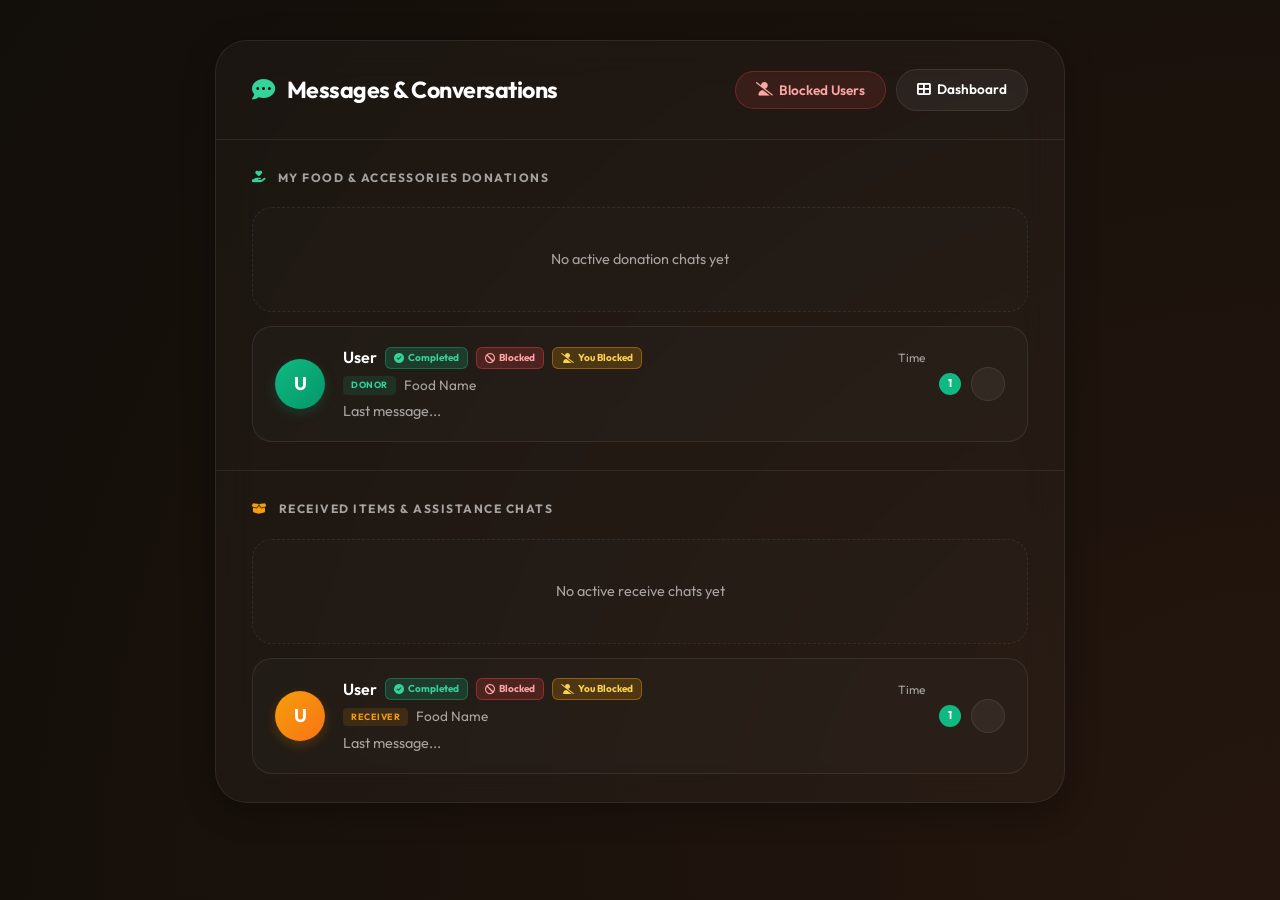
<file: MuktiApp/src/main/resources/templates/chat-list.html>
<!DOCTYPE html>
<html lang="en" xmlns:th="http://www.thymeleaf.org">

<head>
    <meta charset="UTF-8">
    <meta name="viewport" content="width=device-width, initial-scale=1.0">
    <title>Messages | MUKTI APP</title>
    <link rel="stylesheet" href="https://cdnjs.cloudflare.com/ajax/libs/font-awesome/6.4.0/css/all.min.css">
    <link
        href="https://fonts.googleapis.com/css2?family=Outfit:wght@300;400;500;600;700;800&family=Inter:wght@300;400;500;600;700&display=swap"
        rel="stylesheet">
    <meta name="user-phone" th:content="${session.user != null ? session.user.phone : ''}">
    <link th:href="@{/css/global.css}" rel="stylesheet">
    <style>
        :root {
            --primary: #10B981;
            --primary-light: #34D399;
            --primary-dark: #059669;
            --secondary: #F59E0B;
            --accent: #F97316;
            --danger: #EF4444;
            --dark: #0f172a;
            --glass-bg: rgba(255, 255, 255, 0.03);
            --glass-border: rgba(255, 255, 255, 0.08);
            --glass-blur: blur(20px);
            --text-main: #ffffff;
            --text-muted: rgba(255, 255, 255, 0.6);
            --radius-xl: 32px;
            --radius-lg: 20px;
            --radius-pill: 50px;
        }

        * {
            margin: 0;
            padding: 0;
            box-sizing: border-box;
            font-family: 'Outfit', 'Inter', sans-serif;
        }

        body {
            background: radial-gradient(circle at bottom right, #24160e, #120e0a);
            background-attachment: fixed;
            min-height: 100vh;
            color: var(--text-main);
            line-height: 1.6;
            padding: 40px 20px;
        }

        .container {
            max-width: 850px;
            margin: 0 auto;
        }

        .glass-panel {
            background: var(--glass-bg);
            backdrop-filter: var(--glass-blur);
            -webkit-backdrop-filter: var(--glass-blur);
            border: 1px solid var(--glass-border);
            border-radius: var(--radius-xl);
            box-shadow: 0 8px 32px 0 rgba(0, 0, 0, 0.3);
            overflow: hidden;
        }

        .chat-header {
            padding: 28px 36px;
            display: flex;
            justify-content: space-between;
            align-items: center;
            border-bottom: 1px solid var(--glass-border);
            gap: 16px;
        }

        .chat-header h1 {
            font-size: 1.45rem;
            font-weight: 700;
            display: flex;
            align-items: center;
            gap: 12px;
            letter-spacing: -0.5px;
        }

        .chat-header h1 i {
            color: var(--primary-light);
        }

        .header-nav-group {
            display: flex;
            align-items: center;
            gap: 10px;
        }

        .nav-btn {
            background: rgba(255, 255, 255, 0.05);
            color: white;
            text-decoration: none;
            padding: 9px 20px;
            border-radius: var(--radius-pill);
            font-weight: 600;
            font-size: 0.85rem;
            transition: all 0.25s ease;
            border: 1px solid var(--glass-border);
            display: inline-flex;
            align-items: center;
            gap: 6px;
            cursor: pointer;
        }

        .nav-btn:hover {
            background: rgba(255, 255, 255, 0.1);
            transform: translateY(-2px);
        }

        .nav-btn.danger-btn {
            background: rgba(239, 68, 68, 0.12);
            color: #fca5a5;
            border-color: rgba(239, 68, 68, 0.3);
        }

        .nav-btn.danger-btn:hover {
            background: rgba(239, 68, 68, 0.25);
            border-color: #ef4444;
        }

        .chat-section {
            padding: 28px 36px;
        }

        .section-title {
            font-size: 0.75rem;
            font-weight: 700;
            text-transform: uppercase;
            letter-spacing: 1.5px;
            color: var(--text-muted);
            margin-bottom: 20px;
            display: flex;
            align-items: center;
            gap: 10px;
        }

        .conv-list {
            display: flex;
            flex-direction: column;
            gap: 14px;
        }

        .conv-item {
            display: flex;
            align-items: center;
            padding: 18px 22px;
            background: rgba(255, 255, 255, 0.02);
            border: 1px solid var(--glass-border);
            border-radius: var(--radius-lg);
            text-decoration: none;
            color: inherit;
            transition: all 0.25s ease;
            position: relative;
        }

        .conv-item:hover {
            background: rgba(255, 255, 255, 0.05);
            border-color: rgba(255, 255, 255, 0.18);
            transform: translateY(-2px);
        }

        .conv-item.is-completed {
            opacity: 0.82;
            border-color: rgba(16, 185, 129, 0.2);
        }

        .conv-item.is-blocked {
            border-color: rgba(239, 68, 68, 0.25);
            background: rgba(239, 68, 68, 0.02);
        }

        .avatar {
            width: 50px;
            height: 50px;
            border-radius: 50%;
            background: linear-gradient(135deg, var(--primary) 0%, var(--primary-dark) 100%);
            display: flex;
            align-items: center;
            justify-content: center;
            color: white;
            font-weight: 700;
            font-size: 1.15rem;
            margin-right: 18px;
            flex-shrink: 0;
            box-shadow: 0 4px 12px rgba(16, 185, 129, 0.2);
        }

        .avatar.receiver {
            background: linear-gradient(135deg, var(--secondary) 0%, var(--accent) 100%);
            box-shadow: 0 4px 12px rgba(245, 158, 11, 0.2);
        }

        .details {
            flex: 1;
            min-width: 0;
        }

        .top-row {
            display: flex;
            justify-content: space-between;
            align-items: center;
            margin-bottom: 4px;
        }

        .name-group {
            display: flex;
            align-items: center;
            gap: 8px;
            min-width: 0;
        }

        .name {
            font-weight: 600;
            font-size: 1rem;
            color: white;
            white-space: nowrap;
            overflow: hidden;
            text-overflow: ellipsis;
        }

        .time {
            font-size: 0.75rem;
            color: var(--text-muted);
            flex-shrink: 0;
            margin-left: 8px;
        }

        .food-info {
            display: flex;
            align-items: center;
            gap: 8px;
            margin-bottom: 4px;
            flex-wrap: wrap;
        }

        .role-tag {
            font-size: 9px;
            font-weight: 700;
            padding: 2px 8px;
            border-radius: 4px;
            letter-spacing: 0.5px;
        }

        .tag-donor {
            background: rgba(16, 185, 129, 0.12);
            color: var(--primary-light);
        }

        .tag-receiver {
            background: rgba(245, 158, 11, 0.12);
            color: var(--secondary);
        }

        /* Status Badges */
        .conv-badge {
            font-size: 10px;
            font-weight: 700;
            padding: 2px 8px;
            border-radius: 6px;
            display: inline-flex;
            align-items: center;
            gap: 4px;
        }

        .conv-badge.badge-completed {
            background: rgba(16, 185, 129, 0.2);
            color: #34d399;
            border: 1px solid rgba(16, 185, 129, 0.4);
        }

        .conv-badge.badge-blocked-them {
            background: rgba(239, 68, 68, 0.2);
            color: #fca5a5;
            border: 1px solid rgba(239, 68, 68, 0.4);
        }

        .conv-badge.badge-blocked-me {
            background: rgba(245, 158, 11, 0.2);
            color: #fcd34d;
            border: 1px solid rgba(245, 158, 11, 0.4);
        }

        .food-name {
            font-size: 0.85rem;
            color: var(--text-muted);
            white-space: nowrap;
            overflow: hidden;
            text-overflow: ellipsis;
        }

        .last-msg {
            font-size: 0.9rem;
            color: var(--text-muted);
            white-space: nowrap;
            overflow: hidden;
            text-overflow: ellipsis;
        }

        .right-actions {
            display: flex;
            align-items: center;
            gap: 10px;
            margin-left: 14px;
            flex-shrink: 0;
        }

        .unread-badge {
            background: var(--primary);
            color: white;
            font-size: 11px;
            font-weight: 700;
            width: 22px;
            height: 22px;
            border-radius: 50%;
            display: flex;
            align-items: center;
            justify-content: center;
        }

        .quick-block-btn {
            background: rgba(255, 255, 255, 0.05);
            border: 1px solid var(--glass-border);
            color: #cbd5e1;
            width: 34px;
            height: 34px;
            border-radius: 50%;
            display: flex;
            align-items: center;
            justify-content: center;
            cursor: pointer;
            transition: all 0.2s;
            font-size: 0.85rem;
        }

        .quick-block-btn:hover {
            background: rgba(239, 68, 68, 0.2);
            color: #f87171;
            border-color: rgba(239, 68, 68, 0.4);
            transform: scale(1.1);
        }

        .quick-block-btn.is-blocked {
            background: rgba(16, 185, 129, 0.15);
            color: #34d399;
            border-color: rgba(16, 185, 129, 0.4);
        }

        .quick-block-btn.is-blocked:hover {
            background: rgba(16, 185, 129, 0.3);
            transform: scale(1.1);
        }

        .empty-state {
            padding: 40px;
            text-align: center;
            color: var(--text-muted);
            font-size: 0.9rem;
            background: rgba(255, 255, 255, 0.01);
            border-radius: var(--radius-lg);
            border: 1px dashed var(--glass-border);
        }

        /* Blocked Users Modal */
        .modal-overlay {
            position: fixed;
            top: 0;
            left: 0;
            width: 100vw;
            height: 100vh;
            background: rgba(0, 0, 0, 0.75);
            backdrop-filter: blur(10px);
            display: none;
            justify-content: center;
            align-items: center;
            z-index: 1000;
            padding: 20px;
        }

        .modal-overlay.active {
            display: flex;
        }

        .modal-box {
            background: #191410;
            border: 1px solid var(--glass-border);
            border-radius: var(--radius-xl);
            padding: 28px 32px;
            width: 100%;
            max-width: 540px;
            box-shadow: 0 25px 60px rgba(0, 0, 0, 0.7);
            max-height: 85vh;
            display: flex;
            flex-direction: column;
        }

        .modal-header {
            display: flex;
            justify-content: space-between;
            align-items: center;
            margin-bottom: 20px;
            padding-bottom: 14px;
            border-bottom: 1px solid var(--glass-border);
        }

        .modal-header h3 {
            font-size: 1.2rem;
            color: white;
            display: flex;
            align-items: center;
            gap: 10px;
        }

        .modal-close {
            background: transparent;
            border: none;
            color: var(--text-muted);
            font-size: 1.2rem;
            cursor: pointer;
            transition: all 0.2s;
        }

        .modal-close:hover {
            color: white;
            transform: scale(1.1);
        }

        .block-input-row {
            display: flex;
            gap: 10px;
            margin-bottom: 20px;
        }

        .block-input-row input {
            flex: 1;
            background: rgba(255, 255, 255, 0.05);
            border: 1px solid var(--glass-border);
            border-radius: var(--radius-pill);
            padding: 10px 18px;
            color: white;
            font-size: 0.9rem;
            outline: none;
        }

        .block-input-row input:focus {
            border-color: #ef4444;
            background: rgba(255, 255, 255, 0.08);
        }

        .btn-modal-block {
            background: rgba(239, 68, 68, 0.2);
            color: #fca5a5;
            border: 1px solid rgba(239, 68, 68, 0.4);
            border-radius: var(--radius-pill);
            padding: 10px 20px;
            font-weight: 700;
            font-size: 0.85rem;
            cursor: pointer;
            transition: all 0.2s;
            white-space: nowrap;
        }

        .btn-modal-block:hover {
            background: #ef4444;
            color: white;
        }

        .blocked-list-scroll {
            flex: 1;
            overflow-y: auto;
            display: flex;
            flex-direction: column;
            gap: 10px;
            margin-bottom: 10px;
        }

        .blocked-user-card {
            display: flex;
            justify-content: space-between;
            align-items: center;
            padding: 12px 16px;
            background: rgba(255, 255, 255, 0.02);
            border: 1px solid var(--glass-border);
            border-radius: var(--radius-lg);
        }

        .blocked-user-info strong {
            display: block;
            color: white;
            font-size: 0.95rem;
        }

        .blocked-user-info span {
            font-size: 0.8rem;
            color: var(--text-muted);
            font-family: monospace;
        }

        .btn-unblock-pill {
            background: rgba(16, 185, 129, 0.15);
            color: #34d399;
            border: 1px solid rgba(16, 185, 129, 0.4);
            border-radius: var(--radius-pill);
            padding: 5px 14px;
            font-size: 0.78rem;
            font-weight: 700;
            cursor: pointer;
            transition: all 0.2s;
        }

        .btn-unblock-pill:hover {
            background: #10b981;
            color: white;
        }
    </style>
</head>

<body>
    <div class="container glass-panel fade-in">
        <header class="chat-header">
            <h1>
                <i class="fas fa-comment-dots"></i>
                <span data-en="Messages & Conversations" data-bn="মেসেজ ও বার্তালাপ">Messages & Conversations</span>
            </h1>
            <div class="header-nav-group">
                <button type="button" class="nav-btn danger-btn" onclick="openBlockedModal()" title="View and manage blocked users">
                    <i class="fas fa-user-slash"></i>
                    <span data-en="Blocked Users" data-bn="ব্লক তালিকা">Blocked Users</span>
                </button>
                <a href="/dashboard" class="nav-btn">
                    <i class="fas fa-th-large"></i>
                    <span data-en="Dashboard" data-bn="ড্যাশবোর্ড">Dashboard</span>
                </a>
            </div>
        </header>

        <!-- Donating Section -->
        <div class="chat-section">
            <h2 class="section-title">
                <i class="fas fa-hand-holding-heart" style="color: var(--primary-light);"></i>
                <span data-en="My Food & Accessories Donations" data-bn="আমার দানকৃত খাবার ও সামগ্রী">My Food & Accessories Donations</span>
            </h2>
            <div class="conv-list">
                <div th:if="${donations == null or donations.isEmpty()}" class="empty-state"
                    data-en="No active donation chats yet" data-bn="এখনও কোনো সক্রিয় ডোনেশন চ্যাট নেই">
                    No active donation chats yet
                </div>

                <a th:each="conv : ${donations}"
                    th:href="@{'/chat/room/' + ${conv.foodPostId} + '?otherPhone=' + ${conv.otherUserPhone} + ${conv.isRequest == true ? '&isRequest=true' : ''}}"
                    class="conv-item"
                    th:classappend="${conv.isCompleted} ? ' is-completed' : (${conv.isBlockedByMe || conv.isBlockedByThem} ? ' is-blocked' : '')">
                    <div class="avatar"
                        th:text="${conv.otherUserName != null && !conv.otherUserName.isEmpty() ? conv.otherUserName.substring(0, 1).toUpperCase() : 'U'}">
                        U</div>
                    <div class="details">
                        <div class="top-row">
                            <div class="name-group">
                                <span class="name" th:text="${conv.otherUserName}">User</span>
                                <!-- Status Badges -->
                                <span th:if="${conv.isCompleted}" class="conv-badge badge-completed">
                                    <i class="fas fa-check-circle"></i> <span data-en="Completed" data-bn="সম্পন্ন">Completed</span>
                                </span>
                                <span th:if="${conv.isBlockedByThem}" class="conv-badge badge-blocked-them">
                                    <i class="fas fa-ban"></i> <span data-en="Blocked" data-bn="ব্লকড">Blocked</span>
                                </span>
                                <span th:if="${conv.isBlockedByMe}" class="conv-badge badge-blocked-me">
                                    <i class="fas fa-user-slash"></i> <span data-en="You Blocked" data-bn="আপনি ব্লক করেছেন">You Blocked</span>
                                </span>
                            </div>
                            <span class="time" th:text="${#temporals.format(conv.lastMessageTime, 'HH:mm')}">Time</span>
                        </div>
                        <div class="food-info">
                            <span class="role-tag tag-donor">DONOR</span>
                            <span class="food-name" th:text="${conv.foodName}">Food Name</span>
                        </div>
                        <div class="last-msg" th:text="${conv.lastMessage}">Last message...</div>
                    </div>
                    <div class="right-actions">
                        <div th:if="${conv.unreadCount > 0}" class="unread-badge" th:text="${conv.unreadCount}">1</div>
                        <button type="button" class="quick-block-btn"
                            th:classappend="${conv.isBlockedByMe} ? 'is-blocked' : ''"
                            th:attr="data-phone=${conv.otherUserPhone}, data-blocked=${conv.isBlockedByMe}"
                            onclick="handleQuickBlock(event, this)"
                            th:title="${conv.isBlockedByMe ? 'Unblock User' : 'Block User'}">
                            <i th:class="${conv.isBlockedByMe} ? 'fas fa-unlock' : 'fas fa-ban'"></i>
                        </button>
                    </div>
                </a>
            </div>
        </div>

        <!-- Receiving Section -->
        <div class="chat-section" style="border-top: 1px solid var(--glass-border);">
            <h2 class="section-title">
                <i class="fas fa-box-open" style="color: var(--secondary);"></i>
                <span data-en="Received Items & Assistance Chats" data-bn="গৃহীত সামগ্রী ও সহায়তার চ্যাট">Received Items & Assistance Chats</span>
            </h2>
            <div class="conv-list">
                <div th:if="${receivals == null or receivals.isEmpty()}" class="empty-state"
                    data-en="No active receive chats yet" data-bn="এখনও কোনো সক্রিয় রিসিভ চ্যাট নেই">
                    No active receive chats yet
                </div>

                <a th:each="conv : ${receivals}"
                    th:href="@{'/chat/room/' + ${conv.foodPostId} + '?otherPhone=' + ${conv.otherUserPhone} + ${conv.isRequest == true ? '&isRequest=true' : ''}}"
                    class="conv-item"
                    th:classappend="${conv.isCompleted} ? ' is-completed' : (${conv.isBlockedByMe || conv.isBlockedByThem} ? ' is-blocked' : '')">
                    <div class="avatar receiver"
                        th:text="${conv.otherUserName != null && !conv.otherUserName.isEmpty() ? conv.otherUserName.substring(0, 1).toUpperCase() : 'U'}">
                        U</div>
                    <div class="details">
                        <div class="top-row">
                            <div class="name-group">
                                <span class="name" th:text="${conv.otherUserName}">User</span>
                                <!-- Status Badges -->
                                <span th:if="${conv.isCompleted}" class="conv-badge badge-completed">
                                    <i class="fas fa-check-circle"></i> <span data-en="Completed" data-bn="সম্পন্ন">Completed</span>
                                </span>
                                <span th:if="${conv.isBlockedByThem}" class="conv-badge badge-blocked-them">
                                    <i class="fas fa-ban"></i> <span data-en="Blocked" data-bn="ব্লকড">Blocked</span>
                                </span>
                                <span th:if="${conv.isBlockedByMe}" class="conv-badge badge-blocked-me">
                                    <i class="fas fa-user-slash"></i> <span data-en="You Blocked" data-bn="আপনি ব্লক করেছেন">You Blocked</span>
                                </span>
                            </div>
                            <span class="time" th:text="${#temporals.format(conv.lastMessageTime, 'HH:mm')}">Time</span>
                        </div>
                        <div class="food-info">
                            <span class="role-tag tag-receiver">RECEIVER</span>
                            <span class="food-name" th:text="${conv.foodName}">Food Name</span>
                        </div>
                        <div class="last-msg" th:text="${conv.lastMessage}">Last message...</div>
                    </div>
                    <div class="right-actions">
                        <div th:if="${conv.unreadCount > 0}" class="unread-badge" th:text="${conv.unreadCount}">1</div>
                        <button type="button" class="quick-block-btn"
                            th:classappend="${conv.isBlockedByMe} ? 'is-blocked' : ''"
                            th:attr="data-phone=${conv.otherUserPhone}, data-blocked=${conv.isBlockedByMe}"
                            onclick="handleQuickBlock(event, this)"
                            th:title="${conv.isBlockedByMe ? 'Unblock User' : 'Block User'}">
                            <i th:class="${conv.isBlockedByMe} ? 'fas fa-unlock' : 'fas fa-ban'"></i>
                        </button>
                    </div>
                </a>
            </div>
        </div>
    </div>

    <!-- Blocked Users Modal -->
    <div class="modal-overlay" id="blockedModal" onclick="if(event.target === this) closeBlockedModal()">
        <div class="modal-box">
            <div class="modal-header">
                <h3>
                    <i class="fas fa-user-slash" style="color: #ef4444;"></i>
                    <span data-en="Manage Blocked Users" data-bn="ব্লক করা ব্যক্তিদের তালিকা">Manage Blocked Users</span>
                </h3>
                <button type="button" class="modal-close" onclick="closeBlockedModal()">&times;</button>
            </div>

            <!-- Block Any User by Phone -->
            <div class="block-input-row">
                <input type="text" id="manualBlockPhone" placeholder="Enter phone number (e.g. 017xxxxxxxx)"
                    data-en="Enter phone number (e.g. 017xxxxxxxx)" data-bn="মোবাইল নম্বর লিখুন (যেমন: ০১৭xxxxxxxx)">
                <button type="button" class="btn-modal-block" onclick="blockUserByInput()">
                    <i class="fas fa-ban"></i> <span data-en="Block" data-bn="ব্লক করুন">Block</span>
                </button>
            </div>

            <!-- List of Blocked Users -->
            <div class="blocked-list-scroll" id="blockedListContainer">
                <div style="text-align: center; color: var(--text-muted); padding: 20px;"
                    data-en="Loading blocked users..." data-bn="লোড হচ্ছে...">Loading blocked users...</div>
            </div>
        </div>
    </div>

    <script>
        async function handleQuickBlock(e, btn) {
            e.preventDefault();
            e.stopPropagation();

            const phone = btn.getAttribute('data-phone');
            const isBlocked = btn.getAttribute('data-blocked') === 'true';
            const action = isBlocked ? 'unblock' : 'block';
            const currentLang = localStorage.getItem('mukti_lang') || 'en';

            const confirmMsg = !isBlocked
                ? (currentLang === 'bn' ? `আপনি কি ${phone} নম্বর ব্যবহারকারীকে ব্লক করতে চান?` : `Do you want to block ${phone}? They won't be able to message you.`)
                : (currentLang === 'bn' ? `আপনি কি ${phone} নম্বর ব্যবহারকারীকে আনব্লক করতে চান?` : `Do you want to unblock ${phone}?`);

            if (!confirm(confirmMsg)) return;

            try {
                const res = await fetch(`/chat/${action}`, {
                    method: 'POST',
                    headers: { 'Content-Type': 'application/json' },
                    body: JSON.stringify({ targetPhone: phone })
                });

                if (res.ok) {
                    window.location.reload();
                } else {
                    const err = await res.json().catch(() => ({}));
                    alert(err.error || 'Failed to update block status');
                }
            } catch (err) {
                console.error(err);
                alert('Connection error');
            }
        }

        function openBlockedModal() {
            document.getElementById('blockedModal').classList.add('active');
            loadBlockedUsersList();
        }

        function closeBlockedModal() {
            document.getElementById('blockedModal').classList.remove('active');
        }

        async function loadBlockedUsersList() {
            const container = document.getElementById('blockedListContainer');
            const currentLang = localStorage.getItem('mukti_lang') || 'en';
            try {
                const res = await fetch('/chat/blocked-users');
                if (res.ok) {
                    const list = await res.json();
                    if (!list || list.length === 0) {
                        container.innerHTML = `<div style="text-align:center; padding: 24px; color: var(--text-muted);">${currentLang === 'bn' ? 'কোনো ব্লক করা ব্যবহারকারী নেই।' : 'No blocked users.'}</div>`;
                        return;
                    }

                    container.innerHTML = list.map(item => `
                        <div class="blocked-user-card">
                            <div class="blocked-user-info">
                                <strong>${escapeHTML(item.blockedName)}</strong>
                                <span>${escapeHTML(item.blockedPhone)}</span>
                            </div>
                            <button type="button" class="btn-unblock-pill" onclick="unblockFromModal('${item.blockedPhone}')">
                                <i class="fas fa-unlock"></i> ${currentLang === 'bn' ? 'আনব্লক' : 'Unblock'}
                            </button>
                        </div>
                    `).join('');
                } else {
                    container.innerHTML = `<div style="text-align:center; padding: 20px; color: #f87171;">Failed to load.</div>`;
                }
            } catch (err) {
                container.innerHTML = `<div style="text-align:center; padding: 20px; color: #f87171;">Connection error.</div>`;
            }
        }

        async function blockUserByInput() {
            const input = document.getElementById('manualBlockPhone');
            const phone = input.value.trim();
            const currentLang = localStorage.getItem('mukti_lang') || 'en';

            if (!phone) {
                alert(currentLang === 'bn' ? 'অনুগ্রহ করে মোবাইল নম্বর লিখুন।' : 'Please enter a phone number.');
                return;
            }

            try {
                const res = await fetch('/chat/block', {
                    method: 'POST',
                    headers: { 'Content-Type': 'application/json' },
                    body: JSON.stringify({ targetPhone: phone })
                });

                if (res.ok) {
                    input.value = '';
                    loadBlockedUsersList();
                    // Reload background chat list after 1s
                    setTimeout(() => window.location.reload(), 1200);
                } else {
                    const err = await res.json().catch(() => ({}));
                    alert(err.error || 'Failed to block user');
                }
            } catch (err) {
                alert('Connection error');
            }
        }

        async function unblockFromModal(phone) {
            const currentLang = localStorage.getItem('mukti_lang') || 'en';
            if (!confirm(currentLang === 'bn' ? `আপনি কি ${phone} কে আনব্লক করতে চান?` : `Unblock ${phone}?`)) return;

            try {
                const res = await fetch('/chat/unblock', {
                    method: 'POST',
                    headers: { 'Content-Type': 'application/json' },
                    body: JSON.stringify({ targetPhone: phone })
                });

                if (res.ok) {
                    loadBlockedUsersList();
                    setTimeout(() => window.location.reload(), 1200);
                } else {
                    alert('Failed to unblock');
                }
            } catch (err) {
                alert('Connection error');
            }
        }

        function escapeHTML(str) {
            if (!str) return '';
            return str.replace(/[&<>'"]/g, 
                tag => ({ '&': '&amp;', '<': '&lt;', '>': '&gt;', "'": '&#39;', '"': '&quot;' }[tag] || tag));
        }
    </script>
    <script th:src="@{/js/global.js}"></script>
</body>

</html>
</file>
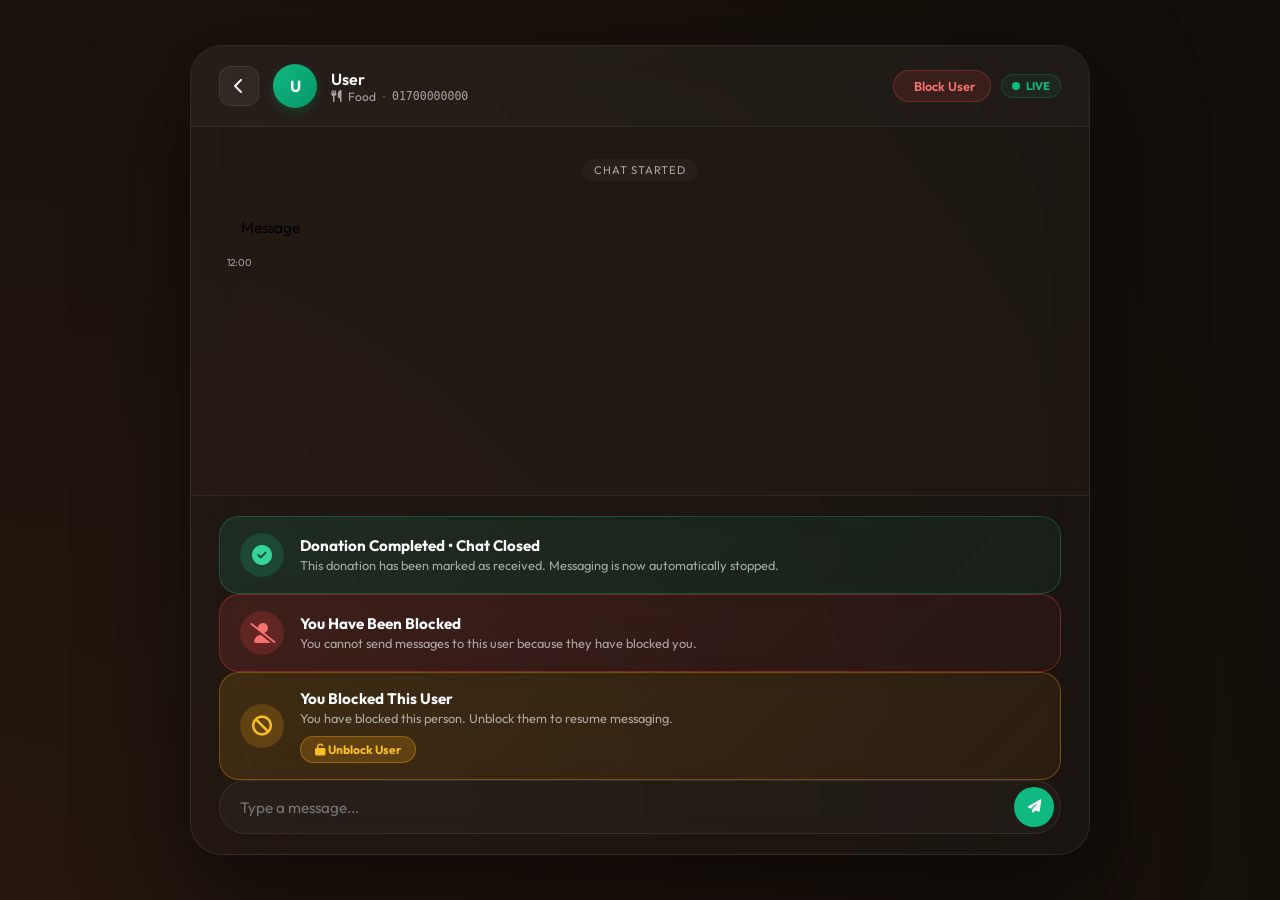
<file: MuktiApp/src/main/resources/templates/chat-room.html>
<!DOCTYPE html>
<html lang="en" xmlns:th="http://www.thymeleaf.org">

<head>
    <meta charset="UTF-8">
    <meta name="viewport" content="width=device-width, initial-scale=1.0">
    <title>Chat | MUKTI APP</title>
    <link rel="stylesheet" href="https://cdnjs.cloudflare.com/ajax/libs/font-awesome/6.4.0/css/all.min.css">
    <link
        href="https://fonts.googleapis.com/css2?family=Outfit:wght@300;400;500;600;700;800&family=Inter:wght@300;400;500;600;700&display=swap"
        rel="stylesheet">
    <meta name="user-phone" th:content="${currentUser != null ? currentUser.phone : (session.user != null ? session.user.phone : '')}">
    <link th:href="@{/css/global.css}" rel="stylesheet">
    <style>
        :root {
            --primary: #10B981;
            --primary-light: #34D399;
            --primary-dark: #059669;
            --secondary: #F59E0B;
            --accent: #F97316;
            --danger: #EF4444;
            --dark: #0f172a;
            --glass-bg: rgba(255, 255, 255, 0.03);
            --glass-border: rgba(255, 255, 255, 0.08);
            --glass-blur: blur(20px);
            --text-main: #ffffff;
            --text-muted: rgba(255, 255, 255, 0.6);
            --radius-xl: 32px;
            --radius-lg: 20px;
            --radius-pill: 50px;
        }

        * {
            margin: 0;
            padding: 0;
            box-sizing: border-box;
            font-family: 'Outfit', 'Inter', sans-serif;
        }

        body {
            background: radial-gradient(circle at bottom left, #24160e, #120e0a);
            background-attachment: fixed;
            height: 100vh;
            display: flex;
            justify-content: center;
            align-items: center;
            overflow: hidden;
            padding: 20px;
        }

        .app-window {
            width: 100%;
            max-width: 900px;
            height: 90vh;
            background: var(--glass-bg);
            backdrop-filter: var(--glass-blur);
            -webkit-backdrop-filter: var(--glass-blur);
            border: 1px solid var(--glass-border);
            border-radius: var(--radius-xl);
            box-shadow: 0 40px 100px rgba(0, 0, 0, 0.5);
            display: flex;
            flex-direction: column;
            overflow: hidden;
            animation: slideUp 0.6s cubic-bezier(0.16, 1, 0.3, 1);
        }

        @keyframes slideUp {
            from {
                opacity: 0;
                transform: translateY(20px);
            }

            to {
                opacity: 1;
                transform: translateY(0);
            }
        }

        .chat-header {
            padding: 18px 28px;
            background: rgba(255, 255, 255, 0.02);
            border-bottom: 1px solid var(--glass-border);
            display: flex;
            align-items: center;
            justify-content: space-between;
            gap: 16px;
        }

        .header-left {
            display: flex;
            align-items: center;
            gap: 14px;
            min-width: 0;
        }

        .back-link {
            width: 40px;
            height: 40px;
            border-radius: 12px;
            display: flex;
            align-items: center;
            justify-content: center;
            color: white;
            text-decoration: none;
            background: rgba(255, 255, 255, 0.05);
            border: 1px solid var(--glass-border);
            transition: all 0.3s ease;
            flex-shrink: 0;
        }

        .back-link:hover {
            background: rgba(255, 255, 255, 0.1);
            transform: translateX(-2px);
        }

        .avatar {
            width: 44px;
            height: 44px;
            background: linear-gradient(135deg, var(--primary) 0%, var(--primary-dark) 100%);
            border-radius: 50%;
            display: flex;
            align-items: center;
            justify-content: center;
            color: white;
            font-weight: 700;
            box-shadow: 0 4px 12px rgba(16, 185, 129, 0.2);
            flex-shrink: 0;
        }

        .user-details {
            min-width: 0;
        }

        .user-details h2 {
            font-size: 1rem;
            font-weight: 600;
            color: white;
            white-space: nowrap;
            overflow: hidden;
            text-overflow: ellipsis;
        }

        .food-tag {
            font-size: 0.75rem;
            color: var(--text-muted);
            display: flex;
            align-items: center;
            gap: 6px;
            white-space: nowrap;
            overflow: hidden;
            text-overflow: ellipsis;
        }

        .header-actions {
            display: flex;
            align-items: center;
            gap: 10px;
            flex-shrink: 0;
        }

        .block-toggle-btn {
            background: rgba(239, 68, 68, 0.12);
            color: #f87171;
            border: 1px solid rgba(239, 68, 68, 0.3);
            border-radius: var(--radius-pill);
            padding: 7px 14px;
            font-size: 0.8rem;
            font-weight: 600;
            display: flex;
            align-items: center;
            gap: 6px;
            cursor: pointer;
            transition: all 0.25s ease;
        }

        .block-toggle-btn:hover {
            background: rgba(239, 68, 68, 0.25);
            border-color: #ef4444;
            transform: translateY(-1px);
        }

        .block-toggle-btn.is-blocked {
            background: rgba(16, 185, 129, 0.15);
            color: #34d399;
            border-color: rgba(16, 185, 129, 0.4);
        }

        .block-toggle-btn.is-blocked:hover {
            background: rgba(16, 185, 129, 0.3);
            border-color: #10b981;
        }

        .live-indicator {
            display: flex;
            align-items: center;
            gap: 6px;
            padding: 4px 10px;
            border-radius: var(--radius-pill);
            background: rgba(16, 185, 129, 0.08);
            border: 1px solid rgba(16, 185, 129, 0.2);
        }

        .messages-viewport {
            flex: 1;
            overflow-y: auto;
            padding: 24px 32px;
            display: flex;
            flex-direction: column;
            gap: 16px;
        }

        .messages-viewport::-webkit-scrollbar {
            width: 4px;
        }

        .messages-viewport::-webkit-scrollbar-thumb {
            background: rgba(255, 255, 255, 0.05);
            border-radius: 10px;
        }

        .message-group {
            display: flex;
            flex-direction: column;
            max-width: 80%;
        }

        .message-group.me {
            align-self: flex-end;
            align-items: flex-end;
        }

        .message-group.other {
            align-self: flex-start;
            align-items: flex-start;
        }

        .bubble {
            padding: 12px 18px;
            border-radius: 18px;
            font-size: 0.95rem;
            line-height: 1.5;
            position: relative;
            word-break: break-word;
        }

        .me .bubble {
            background: var(--primary);
            color: white;
            border-bottom-right-radius: 4px;
        }

        .other .bubble {
            background: rgba(255, 255, 255, 0.05);
            color: white;
            border-bottom-left-radius: 4px;
            border: 1px solid var(--glass-border);
        }

        .message-meta {
            font-size: 10px;
            color: var(--text-muted);
            margin-top: 4px;
            padding: 0 4px;
        }

        .input-bar {
            padding: 20px 28px;
            background: rgba(0, 0, 0, 0.15);
            border-top: 1px solid var(--glass-border);
        }

        .input-wrapper {
            display: flex;
            align-items: center;
            gap: 12px;
            background: rgba(255, 255, 255, 0.03);
            border: 1px solid var(--glass-border);
            border-radius: var(--radius-pill);
            padding: 6px 6px 6px 20px;
        }

        .message-input {
            flex: 1;
            background: transparent;
            border: none;
            outline: none;
            color: white;
            font-size: 0.95rem;
        }

        .send-button {
            width: 40px;
            height: 40px;
            background: var(--primary);
            border: none;
            border-radius: 50%;
            color: white;
            display: flex;
            align-items: center;
            justify-content: center;
            cursor: pointer;
            transition: all 0.3s ease;
        }

        .send-button:hover {
            transform: scale(1.08);
            background: var(--primary-light);
        }

        .send-button:disabled {
            opacity: 0.5;
            cursor: not-allowed;
            transform: none;
        }

        .system-marker {
            align-self: center;
            background: rgba(255, 255, 255, 0.03);
            padding: 4px 12px;
            border-radius: var(--radius-pill);
            font-size: 0.7rem;
            color: var(--text-muted);
            text-transform: uppercase;
            letter-spacing: 1px;
            margin: 8px 0;
        }

        /* Status Banners */
        .chat-status-banner {
            display: flex;
            align-items: center;
            gap: 16px;
            padding: 16px 20px;
            border-radius: var(--radius-lg);
            border: 1px solid var(--glass-border);
            backdrop-filter: blur(10px);
            animation: fadeIn 0.4s ease;
        }

        @keyframes fadeIn {
            from { opacity: 0; transform: translateY(6px); }
            to { opacity: 1; transform: translateY(0); }
        }

        .chat-status-banner.completed {
            background: linear-gradient(135deg, rgba(16, 185, 129, 0.12), rgba(5, 150, 105, 0.08));
            border-color: rgba(16, 185, 129, 0.3);
        }

        .chat-status-banner.blocked-them {
            background: linear-gradient(135deg, rgba(239, 68, 68, 0.14), rgba(185, 28, 28, 0.08));
            border-color: rgba(239, 68, 68, 0.35);
        }

        .chat-status-banner.blocked-me {
            background: linear-gradient(135deg, rgba(245, 158, 11, 0.14), rgba(217, 119, 6, 0.08));
            border-color: rgba(245, 158, 11, 0.35);
        }

        .banner-icon {
            width: 44px;
            height: 44px;
            border-radius: 50%;
            display: flex;
            align-items: center;
            justify-content: center;
            font-size: 1.25rem;
            flex-shrink: 0;
        }

        .completed .banner-icon {
            background: rgba(16, 185, 129, 0.2);
            color: #34d399;
        }

        .blocked-them .banner-icon {
            background: rgba(239, 68, 68, 0.2);
            color: #f87171;
        }

        .blocked-me .banner-icon {
            background: rgba(245, 158, 11, 0.2);
            color: #fbbf24;
        }

        .banner-content {
            flex: 1;
        }

        .banner-content h4 {
            font-size: 0.95rem;
            font-weight: 700;
            color: white;
            margin-bottom: 2px;
        }

        .banner-content p {
            font-size: 0.8rem;
            color: var(--text-muted);
            margin: 0;
            line-height: 1.4;
        }

        .btn-inline-unblock {
            margin-top: 8px;
            background: rgba(245, 158, 11, 0.2);
            color: #fbbf24;
            border: 1px solid rgba(245, 158, 11, 0.4);
            border-radius: var(--radius-pill);
            padding: 5px 14px;
            font-size: 0.75rem;
            font-weight: 700;
            cursor: pointer;
            transition: all 0.2s;
        }

        .btn-inline-unblock:hover {
            background: rgba(245, 158, 11, 0.35);
            transform: scale(1.04);
        }
    </style>
</head>

<body>
    <div class="app-window">
        <header class="chat-header">
            <div class="header-left">
                <a href="/chat" class="back-link" title="Back to Messages"><i class="fas fa-chevron-left"></i></a>
                <div class="avatar"
                    th:text="${otherUserName != null && !otherUserName.isEmpty() ? otherUserName.substring(0, 1).toUpperCase() : 'U'}">
                    U</div>
                <div class="user-details">
                    <h2 th:text="${otherUserName}">User</h2>
                    <div class="food-tag">
                        <i class="fas fa-utensils"></i>
                        <span th:text="${foodPost.foodName}">Food</span>
                        <span style="opacity: 0.4;">&bull;</span>
                        <span style="font-family: monospace; font-size: 0.72rem;" th:text="${otherUserPhone}">01700000000</span>
                    </div>
                </div>
            </div>

            <div class="header-actions">
                <!-- Block / Unblock Toggle Button -->
                <button type="button" id="headerBlockBtn" class="block-toggle-btn"
                    th:classappend="${isBlockedByMe} ? 'is-blocked' : ''"
                    onclick="handleToggleBlock()"
                    title="Block or Unblock this user at any time">
                    <i th:class="${isBlockedByMe} ? 'fas fa-unlock' : 'fas fa-ban'"></i>
                    <span id="blockBtnText"
                        th:attr="data-en=${isBlockedByMe ? 'Unblock User' : 'Block User'}, data-bn=${isBlockedByMe ? 'আনব্লক করুন' : 'ব্লক করুন'}"
                        th:text="${isBlockedByMe ? 'Unblock User' : 'Block User'}">
                        Block User
                    </span>
                </button>

                <div class="live-indicator">
                    <span style="width: 8px; height: 8px; background: #10B981; border-radius: 50%;"></span>
                    <span style="font-size: 0.7rem; color: #10B981; font-weight: 700; text-transform: uppercase;">Live</span>
                </div>
            </div>
        </header>

        <main class="messages-viewport" id="chatViewport">
            <div th:if="${messages == null or messages.isEmpty()}" class="system-marker">Chat Started</div>
            <div th:each="msg : ${messages}"
                th:class="${msg.senderPhone.trim().equals(currentUser.phone.trim())} ? 'message-group me' : 'message-group other'">
                <div class="bubble">
                    <div th:text="${msg.message}">Message</div>
                </div>
                <div class="message-meta" th:text="${#temporals.format(msg.timestamp, 'HH:mm')}">12:00</div>
            </div>
        </main>

        <footer class="input-bar" id="chatFooter">
            <!-- 1. Completed Donation Banner -->
            <div id="completedBanner" class="chat-status-banner completed" th:style="${isDonationCompleted} ? 'display: flex;' : 'display: none;'">
                <div class="banner-icon"><i class="fas fa-check-circle"></i></div>
                <div class="banner-content">
                    <h4 data-en="Donation Completed &bull; Chat Closed" data-bn="অনুদান সম্পন্ন হয়েছে &bull; চ্যাট বন্ধ">Donation Completed &bull; Chat Closed</h4>
                    <p data-en="This donation has been marked as received. Messaging is now automatically stopped."
                       data-bn="এই অনুদানটি সফলভাবে গ্রহণ করা হয়েছে। স্বয়ংক্রিয়ভাবে মেসেজ আদান-প্রদান বন্ধ করা হয়েছে।">
                       This donation has been marked as received. Messaging is now automatically stopped.
                    </p>
                </div>
            </div>

            <!-- 2. Blocked by recipient banner -->
            <div id="blockedByThemBanner" class="chat-status-banner blocked-them" th:style="${!isDonationCompleted && isBlockedByThem} ? 'display: flex;' : 'display: none;'">
                <div class="banner-icon"><i class="fas fa-user-slash"></i></div>
                <div class="banner-content">
                    <h4 data-en="You Have Been Blocked" data-bn="আপনাকে ব্লক করা হয়েছে">You Have Been Blocked</h4>
                    <p data-en="You cannot send messages to this user because they have blocked you."
                       data-bn="আপনি এই ব্যবহারকারীকে মেসেজ পাঠাতে পারবেন না কারণ তিনি আপনাকে ব্লক করেছেন।">
                       You cannot send messages to this user because they have blocked you.
                    </p>
                </div>
            </div>

            <!-- 3. Blocked by current user banner -->
            <div id="blockedByMeBanner" class="chat-status-banner blocked-me" th:style="${!isDonationCompleted && !isBlockedByThem && isBlockedByMe} ? 'display: flex;' : 'display: none;'">
                <div class="banner-icon"><i class="fas fa-ban"></i></div>
                <div class="banner-content">
                    <h4 data-en="You Blocked This User" data-bn="আপনি এই ব্যবহারকারীকে ব্লক করেছেন">You Blocked This User</h4>
                    <p data-en="You have blocked this person. Unblock them to resume messaging."
                       data-bn="আপনি এই ব্যক্তিকে ব্লক করেছেন। মেসেজ পাঠাতে হলে আনব্লক করুন।">
                       You have blocked this person. Unblock them to resume messaging.
                    </p>
                    <button type="button" class="btn-inline-unblock" onclick="handleToggleBlock()">
                        <i class="fas fa-unlock"></i> <span data-en="Unblock User" data-bn="আনব্লক করুন">Unblock User</span>
                    </button>
                </div>
            </div>

            <!-- 4. Active Message Input Form -->
            <form id="chatForm" th:style="${canMessage} ? 'display: block;' : 'display: none;'">
                <div class="input-wrapper">
                    <input type="text" id="msgInput" class="message-input" placeholder="Type a message..."
                        autocomplete="off" required data-en="Type a message..." data-bn="মেসেজ লিখুন...">
                    <button type="submit" id="submitBtn" class="send-button" title="Send message">
                        <i class="fas fa-paper-plane"></i>
                    </button>
                </div>
            </form>
        </footer>
    </div>

    <script th:inline="javascript">
        const foodPostId = [[${ foodPost.id }]];
        const otherPhone = [[${ otherUserPhone }]].trim();
        const currentUserPhone = [[${ currentUser.phone }]].trim();
        const isRequest = [[${ isRequest }]];
        
        let isDonationCompleted = [[${ isDonationCompleted }]];
        let isBlockedByThem = [[${ isBlockedByThem }]];
        let isBlockedByMe = [[${ isBlockedByMe }]];
        let canMessage = [[${ canMessage }]];

        const chatViewport = document.getElementById('chatViewport');
        const chatForm = document.getElementById('chatForm');
        const msgInput = document.getElementById('msgInput');
        const submitBtn = document.getElementById('submitBtn');
        const headerBlockBtn = document.getElementById('headerBlockBtn');
        const blockBtnText = document.getElementById('blockBtnText');
        const completedBanner = document.getElementById('completedBanner');
        const blockedByThemBanner = document.getElementById('blockedByThemBanner');
        const blockedByMeBanner = document.getElementById('blockedByMeBanner');

        let lastMessageCount = [[${ messages != null ? messages.size() : 0}]];

        function scrollToBottom() {
            chatViewport.scrollTop = chatViewport.scrollHeight;
        }

        function updateUIState() {
            const currentLang = localStorage.getItem('mukti_lang') || 'en';

            // 1. Update Block Button in Header
            if (isBlockedByMe) {
                headerBlockBtn.classList.add('is-blocked');
                headerBlockBtn.querySelector('i').className = 'fas fa-unlock';
                blockBtnText.textContent = currentLang === 'bn' ? 'আনব্লক করুন' : 'Unblock User';
            } else {
                headerBlockBtn.classList.remove('is-blocked');
                headerBlockBtn.querySelector('i').className = 'fas fa-ban';
                blockBtnText.textContent = currentLang === 'bn' ? 'ব্লক করুন' : 'Block User';
            }

            // 2. Compute canMessage
            canMessage = !isDonationCompleted && !isBlockedByThem && !isBlockedByMe;

            // 3. Show/hide banners & form
            if (isDonationCompleted) {
                completedBanner.style.display = 'flex';
                blockedByThemBanner.style.display = 'none';
                blockedByMeBanner.style.display = 'none';
                chatForm.style.display = 'none';
            } else if (isBlockedByThem) {
                completedBanner.style.display = 'none';
                blockedByThemBanner.style.display = 'flex';
                blockedByMeBanner.style.display = 'none';
                chatForm.style.display = 'none';
            } else if (isBlockedByMe) {
                completedBanner.style.display = 'none';
                blockedByThemBanner.style.display = 'none';
                blockedByMeBanner.style.display = 'flex';
                chatForm.style.display = 'none';
            } else {
                completedBanner.style.display = 'none';
                blockedByThemBanner.style.display = 'none';
                blockedByMeBanner.style.display = 'none';
                chatForm.style.display = 'block';
            }
        }

        async function handleToggleBlock() {
            const currentLang = localStorage.getItem('mukti_lang') || 'en';
            const action = isBlockedByMe ? 'unblock' : 'block';
            const confirmMsg = action === 'block' 
                ? (currentLang === 'bn' ? 'আপনি কি এই ব্যবহারকারীকে ব্লক করতে চান? তিনি আর আপনাকে মেসেজ পাঠাতে পারবেন না।' : 'Are you sure you want to block this user? They will not be able to text you.')
                : (currentLang === 'bn' ? 'আপনি কি এই ব্যবহারকারীকে আনব্লক করতে চান?' : 'Are you sure you want to unblock this user?');

            if (!confirm(confirmMsg)) return;

            try {
                const response = await fetch(`/chat/${action}`, {
                    method: 'POST',
                    headers: { 'Content-Type': 'application/json' },
                    body: JSON.stringify({ targetPhone: otherPhone })
                });

                if (response.ok) {
                    const data = await response.json();
                    isBlockedByMe = data.blocked;
                    updateUIState();
                } else {
                    const err = await response.json().catch(() => ({}));
                    alert(err.error || 'Failed to update block status');
                }
            } catch (err) {
                console.error('Block toggle error:', err);
                alert('Connection error');
            }
        }

        function appendMessage(msg, isMe) {
            const group = document.createElement('div');
            group.className = isMe ? 'message-group me' : 'message-group other';
            const time = new Date(msg.timestamp).toLocaleTimeString([], { hour: '2-digit', minute: '2-digit', hour12: false });
            group.innerHTML = `<div class="bubble"><div>${escapeHTML(msg.message)}</div></div><div class="message-meta">${time}</div>`;
            chatViewport.appendChild(group);
            scrollToBottom();
        }

        function escapeHTML(str) {
            return str.replace(/[&<>'"]/g, 
                tag => ({ '&': '&amp;', '<': '&lt;', '>': '&gt;', "'": '&#39;', '"': '&quot;' }[tag] || tag));
        }

        chatForm.addEventListener('submit', async (e) => {
            e.preventDefault();
            const message = msgInput.value.trim();
            if (!message || !canMessage) return;

            submitBtn.disabled = true;
            msgInput.value = '';

            try {
                const response = await fetch('/chat/send', {
                    method: 'POST',
                    headers: { 'Content-Type': 'application/json' },
                    body: JSON.stringify({ foodPostId, receiverPhone: otherPhone, message, isRequest })
                });

                if (response.ok) {
                    const data = await response.json();
                    lastMessageCount++;
                    appendMessage(data.message, true);
                } else {
                    const errData = await response.json().catch(() => ({}));
                    alert(errData.error || 'Message could not be sent.');
                    // Refresh status immediately if blocked or completed
                    checkLiveStatus();
                }
            } catch (err) {
                console.error(err);
            } finally {
                submitBtn.disabled = false;
                if (canMessage) msgInput.focus();
            }
        });

        async function pollMessages() {
            try {
                const response = await fetch(`/chat/messages/${foodPostId}?otherPhone=${otherPhone}&isRequest=${isRequest}`);
                if (response.ok) {
                    const messages = await response.json();
                    if (messages.length > lastMessageCount) {
                        messages.slice(lastMessageCount).forEach(msg => {
                            if (msg.senderPhone !== currentUserPhone) appendMessage(msg, false);
                        });
                        lastMessageCount = messages.length;
                    }
                }
            } catch (err) { }
        }

        async function checkLiveStatus() {
            try {
                const res = await fetch(`/chat/status/${foodPostId}?otherPhone=${otherPhone}&isRequest=${isRequest}`);
                if (res.ok) {
                    const status = await res.json();
                    isDonationCompleted = status.isCompleted;
                    isBlockedByThem = status.isBlockedByThem;
                    isBlockedByMe = status.isBlockedByMe;
                    updateUIState();
                }
            } catch (err) { }
        }

        // Live intervals: poll messages every 2s, check status every 3s
        setInterval(pollMessages, 2000);
        setInterval(checkLiveStatus, 3000);
        
        updateUIState();
        scrollToBottom();
    </script>
    <script th:src="@{/js/global.js}"></script>
</body>

</html>
</file>
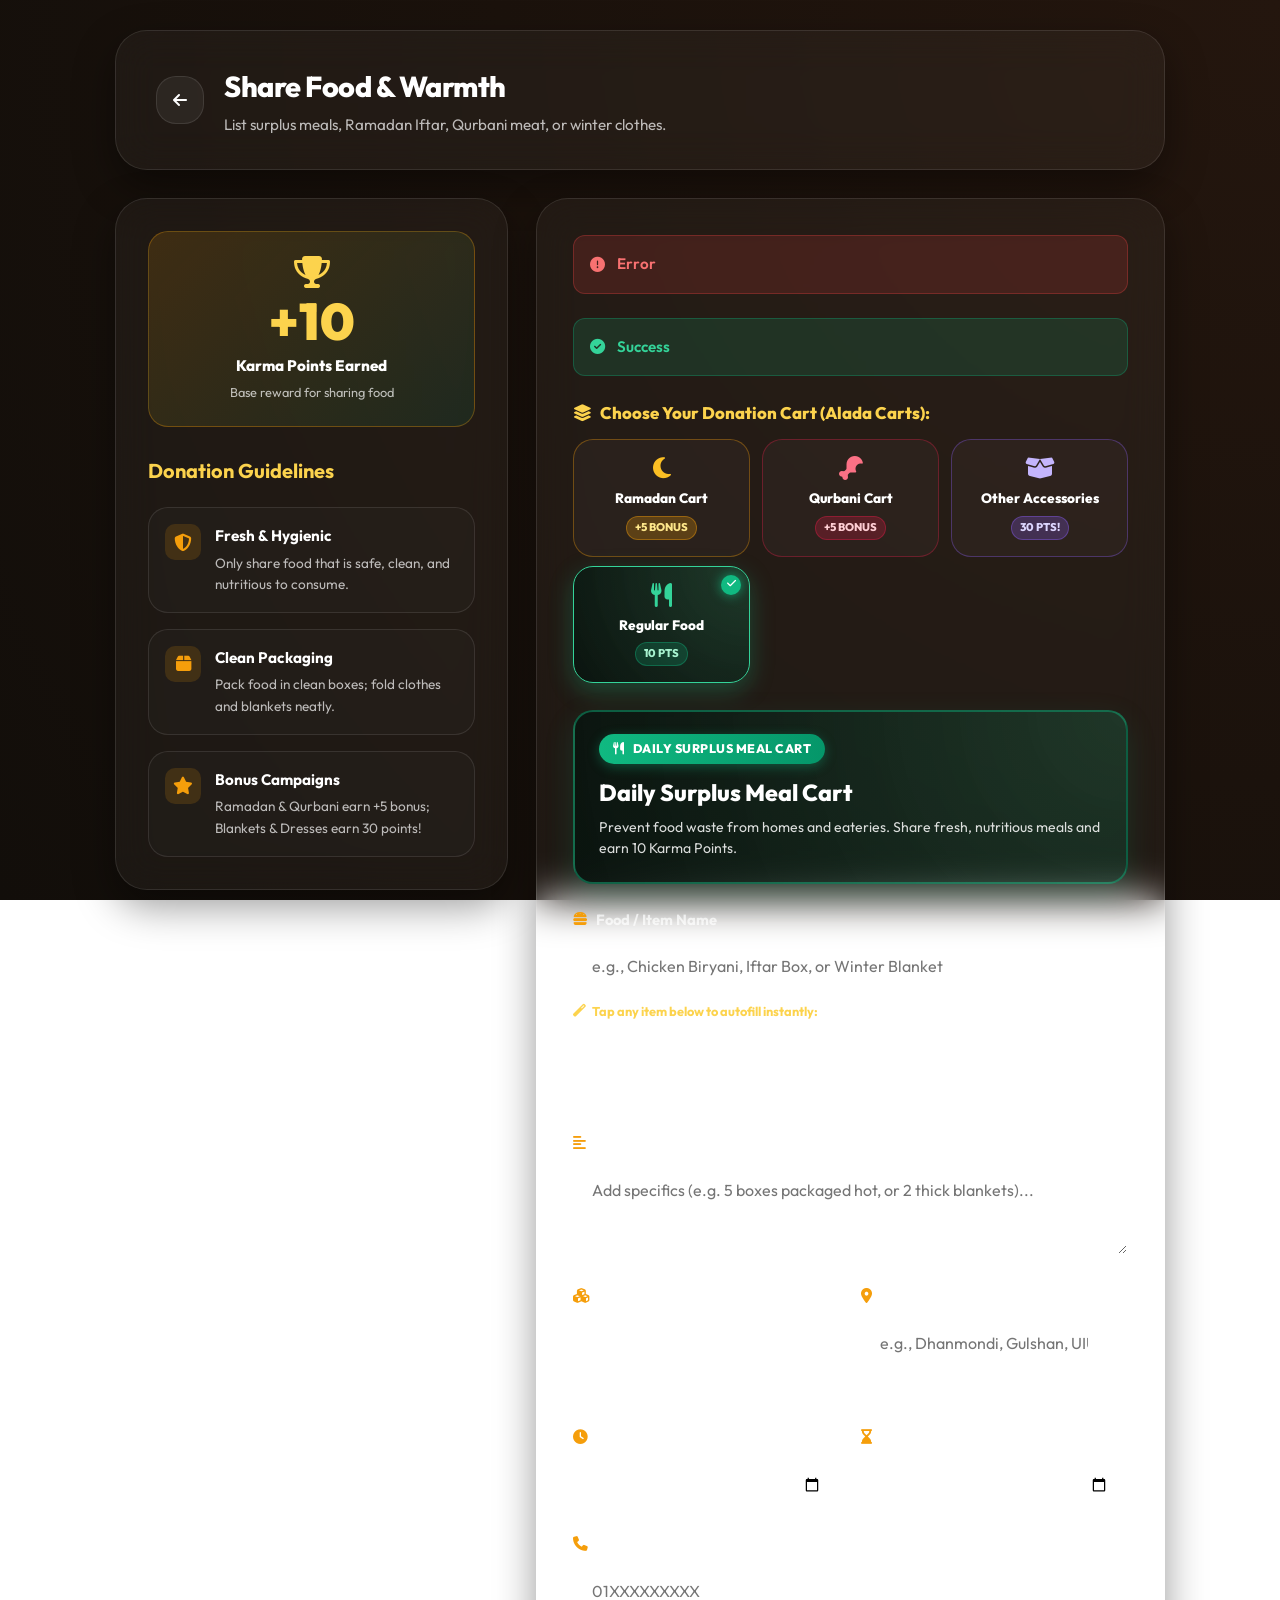
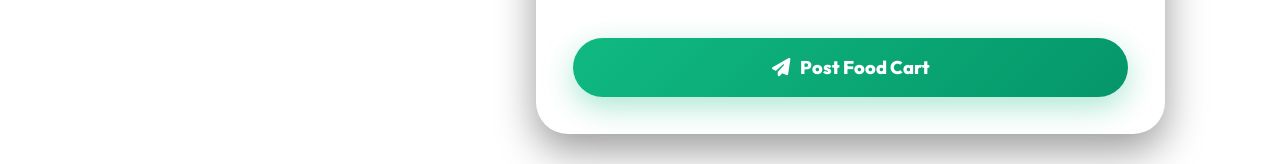
<file: MuktiApp/src/main/resources/templates/donate.html>
<!DOCTYPE html>
<html lang="en" xmlns:th="http://www.thymeleaf.org">

<head>
    <meta charset="UTF-8">
    <meta name="viewport" content="width=device-width, initial-scale=1.0">
    <title>Donate Food & Warmth | MUKTI APP</title>
    <link rel="stylesheet" href="https://cdnjs.cloudflare.com/ajax/libs/font-awesome/6.4.0/css/all.min.css">
    <link
        href="https://fonts.googleapis.com/css2?family=Outfit:wght@300;400;500;600;700;800&family=Inter:wght@300;400;500;600;700&family=Hind+Siliguri:wght@400;500;600;700&display=swap"
        rel="stylesheet">
    <link th:href="@{/css/global.css}" rel="stylesheet">
    <meta name="user-phone" th:content="${session.user != null ? session.user.phone : ''}">
    <style>
        :root {
            --primary: #10B981;
            --primary-light: #34D399;
            --primary-dark: #059669;
            --secondary: #F59E0B;
            --secondary-light: #FCD34D;
            --accent: #F97316;
            --dark: #0f172a;
            --dark-warm: #120e0a;
            --glass-bg: rgba(255, 255, 255, 0.04);
            --glass-border: rgba(255, 255, 255, 0.1);
            --glass-blur: blur(20px);
            --text-main: #ffffff;
            --text-muted: rgba(255, 255, 255, 0.7);
            --radius-xl: 32px;
            --radius-lg: 20px;
            --radius-pill: 50px;
        }

        * {
            margin: 0;
            padding: 0;
            box-sizing: border-box;
            font-family: 'Outfit', 'Inter', 'Hind Siliguri', sans-serif;
        }

        body {
            background: radial-gradient(circle at top right, #24160e, #120e0a);
            background-attachment: fixed;
            min-height: 100vh;
            color: var(--text-main);
            line-height: 1.6;
            padding: 30px 20px;
        }

        .container {
            max-width: 1050px;
            margin: 0 auto;
        }

        .glass-panel {
            background: var(--glass-bg);
            backdrop-filter: var(--glass-blur);
            -webkit-backdrop-filter: var(--glass-blur);
            border: 1px solid var(--glass-border);
            border-radius: var(--radius-xl);
            box-shadow: 0 16px 40px rgba(0, 0, 0, 0.4);
            transition: all 0.3s ease;
        }

        .header {
            padding: 32px 40px;
            margin-bottom: 28px;
            display: flex;
            align-items: center;
            justify-content: space-between;
            gap: 20px;
        }

        .header-left {
            display: flex;
            align-items: center;
            gap: 20px;
        }

        .back-btn {
            width: 48px;
            height: 48px;
            background: rgba(255, 255, 255, 0.06);
            border-radius: var(--radius-lg);
            display: flex;
            align-items: center;
            justify-content: center;
            text-decoration: none;
            color: white;
            transition: all 0.3s ease;
            border: 1px solid var(--glass-border);
        }

        .back-btn:hover {
            background: rgba(255, 255, 255, 0.12);
            transform: translateX(-4px);
        }

        .header-content h1 {
            font-size: 1.8rem;
            font-weight: 800;
            letter-spacing: -0.5px;
            margin-bottom: 4px;
        }

        .header-content p {
            color: var(--text-muted);
            font-size: 0.95rem;
        }

        .main-layout {
            display: grid;
            grid-template-columns: 1fr 1.6fr;
            gap: 28px;
        }

        .info-panel {
            padding: 32px;
            height: fit-content;
        }

        .reward-preview-card {
            background: linear-gradient(135deg, rgba(245, 158, 11, 0.15) 0%, rgba(16, 185, 129, 0.1) 100%);
            border: 1px solid rgba(245, 158, 11, 0.3);
            border-radius: var(--radius-lg);
            padding: 24px;
            text-align: center;
            margin-bottom: 28px;
        }

        .reward-pts-big {
            font-size: 3.2rem;
            font-weight: 900;
            color: var(--secondary-light);
            line-height: 1;
            margin-bottom: 6px;
        }

        .section-title {
            font-size: 1.25rem;
            font-weight: 700;
            margin-bottom: 20px;
            color: var(--secondary-light);
        }

        .tips-list {
            list-style: none;
            display: flex;
            flex-direction: column;
            gap: 16px;
        }

        .tips-list li {
            display: flex;
            gap: 14px;
            padding: 16px;
            background: rgba(255, 255, 255, 0.02);
            border-radius: var(--radius-lg);
            border: 1px solid var(--glass-border);
        }

        .tip-icon {
            width: 36px;
            height: 36px;
            background: rgba(245, 158, 11, 0.15);
            color: var(--secondary);
            border-radius: 10px;
            display: flex;
            align-items: center;
            justify-content: center;
            flex-shrink: 0;
            font-size: 1.1rem;
        }

        .tip-content h4 {
            font-size: 0.95rem;
            font-weight: 700;
            margin-bottom: 4px;
        }

        .tip-content p {
            font-size: 0.85rem;
            color: var(--text-muted);
        }

        .form-panel {
            padding: 36px;
        }

        .form-group {
            margin-bottom: 22px;
        }

        .form-label {
            display: flex;
            align-items: center;
            gap: 8px;
            margin-bottom: 10px;
            font-weight: 700;
            font-size: 0.92rem;
            color: var(--text-muted);
        }

        .form-control {
            width: 100%;
            padding: 14px 18px;
            background: rgba(255, 255, 255, 0.04);
            border: 1px solid var(--glass-border);
            border-radius: 12px;
            font-size: 1rem;
            color: white;
            transition: all 0.3s ease;
            outline: none;
        }

        .form-control:focus {
            border-color: var(--secondary);
            background: rgba(255, 255, 255, 0.08);
            box-shadow: 0 0 0 3px rgba(245, 158, 11, 0.15);
        }

        .form-row {
            display: grid;
            grid-template-columns: 1fr 1fr;
            gap: 20px;
        }

        /* Alada Dedicated Donation Carts */
        .cart-switcher-header {
            margin-bottom: 24px;
        }

        .cart-switcher-title {
            font-size: 1.05rem;
            font-weight: 800;
            color: var(--secondary-light);
            margin-bottom: 12px;
            display: flex;
            align-items: center;
            gap: 8px;
        }

        .cart-tabs-grid {
            display: grid;
            grid-template-columns: repeat(auto-fit, minmax(130px, 1fr));
            gap: 12px;
            margin-bottom: 24px;
        }

        .cart-select-tab {
            padding: 16px 12px;
            background: rgba(255, 255, 255, 0.03);
            border: 1.5px solid var(--glass-border);
            border-radius: var(--radius-lg);
            cursor: pointer;
            transition: all 0.3s cubic-bezier(0.16, 1, 0.3, 1);
            display: flex;
            flex-direction: column;
            align-items: center;
            text-align: center;
            position: relative;
            overflow: hidden;
            gap: 6px;
        }

        .cart-select-tab:hover {
            transform: translateY(-3px);
            background: rgba(255, 255, 255, 0.08);
        }

        .cart-select-tab.active {
            transform: translateY(-3px);
        }

        /* Ramadan Cart Tab */
        .cart-select-tab.tab-ramadan {
            border-color: rgba(245, 158, 11, 0.35);
        }
        .cart-select-tab.tab-ramadan.active {
            border-color: #fbbf24;
            background: radial-gradient(circle at top right, rgba(245, 158, 11, 0.25), rgba(16, 185, 129, 0.12), rgba(20, 15, 10, 0.95));
            box-shadow: 0 8px 25px rgba(245, 158, 11, 0.35);
        }

        /* Qurbani Cart Tab */
        .cart-select-tab.tab-qurbani {
            border-color: rgba(225, 29, 72, 0.35);
        }
        .cart-select-tab.tab-qurbani.active {
            border-color: #fb7185;
            background: radial-gradient(circle at top right, rgba(225, 29, 72, 0.25), rgba(20, 10, 12, 0.95));
            box-shadow: 0 8px 25px rgba(225, 29, 72, 0.35);
        }

        /* Blanket Cart Tab */
        .cart-select-tab.tab-blanket {
            border-color: rgba(139, 92, 246, 0.35);
        }
        .cart-select-tab.tab-blanket.active {
            border-color: #c4b5fd;
            background: radial-gradient(circle at top right, rgba(139, 92, 246, 0.25), rgba(15, 10, 25, 0.95));
            box-shadow: 0 8px 25px rgba(139, 92, 246, 0.35);
        }

        /* Regular Cart Tab */
        .cart-select-tab.tab-regular {
            border-color: rgba(16, 185, 129, 0.35);
        }
        .cart-select-tab.tab-regular.active {
            border-color: #34d399;
            background: radial-gradient(circle at top right, rgba(16, 185, 129, 0.2), rgba(10, 20, 15, 0.95));
            box-shadow: 0 8px 25px rgba(16, 185, 129, 0.3);
        }

        .cart-tab-icon {
            font-size: 1.5rem;
            margin-bottom: 2px;
        }

        .cart-select-tab.tab-ramadan .cart-tab-icon { color: #fbbf24; }
        .cart-select-tab.tab-qurbani .cart-tab-icon { color: #fb7185; }
        .cart-select-tab.tab-blanket .cart-tab-icon { color: #c4b5fd; }
        .cart-select-tab.tab-regular .cart-tab-icon { color: #34d399; }

        .cart-tab-name {
            font-size: 0.85rem;
            font-weight: 800;
            color: white;
        }

        .cart-tab-pill {
            font-size: 0.7rem;
            font-weight: 800;
            padding: 2px 8px;
            border-radius: var(--radius-pill);
            text-transform: uppercase;
        }

        .cart-select-tab.tab-ramadan .cart-tab-pill {
            background: rgba(245, 158, 11, 0.25);
            color: #fde68a;
            border: 1px solid rgba(245, 158, 11, 0.4);
        }
        .cart-select-tab.tab-qurbani .cart-tab-pill {
            background: rgba(225, 29, 72, 0.25);
            color: #fecdd3;
            border: 1px solid rgba(225, 29, 72, 0.4);
        }
        .cart-select-tab.tab-blanket .cart-tab-pill {
            background: rgba(139, 92, 246, 0.25);
            color: #ddd6fe;
            border: 1px solid rgba(139, 92, 246, 0.4);
        }
        .cart-select-tab.tab-regular .cart-tab-pill {
            background: rgba(16, 185, 129, 0.2);
            color: #a7f3d0;
            border: 1px solid rgba(16, 185, 129, 0.35);
        }

        .tab-active-check {
            position: absolute;
            top: 8px;
            right: 8px;
            width: 20px;
            height: 20px;
            border-radius: 50%;
            background: rgba(255, 255, 255, 0.15);
            color: white;
            font-size: 0.65rem;
            display: flex;
            align-items: center;
            justify-content: center;
            opacity: 0;
            transform: scale(0.6);
            transition: all 0.3s cubic-bezier(0.16, 1, 0.3, 1);
        }

        .cart-select-tab.active .tab-active-check {
            opacity: 1;
            transform: scale(1);
            background: #10b981;
            box-shadow: 0 0 12px rgba(16, 185, 129, 0.8);
        }

        .quick-suggest-header {
            font-size: 0.8rem;
            font-weight: 700;
            color: var(--secondary-light);
            margin: 10px 0 6px;
            display: flex;
            align-items: center;
            gap: 6px;
        }

        .qty-presets-row {
            display: flex;
            align-items: center;
            gap: 6px;
            margin-top: 10px;
            flex-wrap: wrap;
        }

        .qty-preset-chip {
            padding: 4px 11px;
            background: rgba(255, 255, 255, 0.05);
            border: 1px solid var(--glass-border);
            border-radius: var(--radius-pill);
            color: var(--text-muted);
            font-size: 0.78rem;
            font-weight: 700;
            cursor: pointer;
            transition: all 0.2s ease;
        }

        .qty-preset-chip:hover,
        .qty-preset-chip.active {
            background: var(--secondary);
            color: #120e0a;
            border-color: var(--secondary);
            transform: translateY(-1px);
            box-shadow: 0 3px 10px rgba(245, 158, 11, 0.3);
        }

        /* Dedicated Active Cart Hero / Banner inside Form Panel */
        .active-cart-hero {
            border-radius: var(--radius-lg);
            padding: 22px 24px;
            margin-bottom: 24px;
            position: relative;
            overflow: hidden;
            transition: all 0.3s ease;
        }

        .active-cart-hero.ramadan-theme {
            background: radial-gradient(circle at top right, rgba(245, 158, 11, 0.25), rgba(16, 185, 129, 0.12), rgba(20, 15, 10, 0.95));
            border: 2px solid rgba(245, 158, 11, 0.55);
            box-shadow: 0 10px 30px rgba(245, 158, 11, 0.2);
        }

        .active-cart-hero.qurbani-theme {
            background: radial-gradient(circle at top right, rgba(225, 29, 72, 0.25), rgba(20, 10, 12, 0.95));
            border: 2px solid rgba(225, 29, 72, 0.55);
            box-shadow: 0 10px 30px rgba(225, 29, 72, 0.2);
        }

        .active-cart-hero.blanket-theme {
            background: radial-gradient(circle at top right, rgba(139, 92, 246, 0.25), rgba(15, 10, 25, 0.95));
            border: 2px solid rgba(139, 92, 246, 0.55);
            box-shadow: 0 10px 30px rgba(139, 92, 246, 0.2);
        }

        .active-cart-hero.regular-theme {
            background: radial-gradient(circle at top right, rgba(16, 185, 129, 0.18), rgba(10, 20, 15, 0.95));
            border: 2px solid rgba(16, 185, 129, 0.45);
            box-shadow: 0 10px 30px rgba(16, 185, 129, 0.15);
        }

        .cart-time-notice {
            display: inline-flex;
            align-items: center;
            gap: 8px;
            padding: 5px 14px;
            border-radius: var(--radius-pill);
            font-size: 0.78rem;
            font-weight: 800;
            letter-spacing: 0.5px;
            text-transform: uppercase;
            margin-bottom: 10px;
        }

        .ramadan-theme .cart-time-notice {
            background: linear-gradient(90deg, #f59e0b, #d97706);
            color: #120e0a;
            box-shadow: 0 3px 12px rgba(245, 158, 11, 0.4);
        }
        .qurbani-theme .cart-time-notice {
            background: linear-gradient(90deg, #e11d48, #be123c);
            color: white;
            box-shadow: 0 3px 12px rgba(225, 29, 72, 0.4);
        }
        .blanket-theme .cart-time-notice {
            background: linear-gradient(90deg, #8b5cf6, #6d28d9);
            color: white;
            box-shadow: 0 3px 12px rgba(139, 92, 246, 0.4);
        }
        .regular-theme .cart-time-notice {
            background: linear-gradient(90deg, #10b981, #059669);
            color: white;
            box-shadow: 0 3px 12px rgba(16, 185, 129, 0.35);
        }

        .active-cart-title {
            font-size: 1.45rem;
            font-weight: 800;
            color: white;
            margin-bottom: 6px;
        }

        .active-cart-desc {
            font-size: 0.88rem;
            color: rgba(255, 255, 255, 0.85);
            line-height: 1.5;
        }

        /* Food Quick-Tags */
        .food-types {
            display: flex;
            flex-wrap: wrap;
            gap: 8px;
            margin-top: 10px;
        }

        .food-type-badge {
            padding: 6px 14px;
            background: rgba(255, 255, 255, 0.04);
            border: 1px solid var(--glass-border);
            border-radius: var(--radius-pill);
            font-size: 0.82rem;
            font-weight: 600;
            color: var(--text-muted);
            cursor: pointer;
            transition: all 0.2s ease;
            display: inline-flex;
            align-items: center;
            gap: 6px;
        }

        .food-type-badge:hover,
        .food-type-badge.active {
            background: var(--secondary);
            color: white;
            border-color: var(--secondary);
        }

        .food-type-badge.ramadan-badge:hover,
        .food-type-badge.ramadan-badge.active {
            background: linear-gradient(135deg, #f59e0b, #d97706);
            color: #120e0a;
            border-color: #fbbf24;
            font-weight: 700;
        }

        .food-type-badge.qurbani-badge:hover,
        .food-type-badge.qurbani-badge.active {
            background: linear-gradient(135deg, #e11d48, #be123c);
            color: white;
            border-color: #fb7185;
            font-weight: 700;
        }

        .food-type-badge.blanket-badge:hover,
        .food-type-badge.blanket-badge.active {
            background: linear-gradient(135deg, #8b5cf6, #6d28d9);
            color: white;
            border-color: #c4b5fd;
            font-weight: 700;
        }

        /* Cart Submit Button Variants */
        .donate-btn.ramadan-btn {
            background: linear-gradient(135deg, #f59e0b 0%, #d97706 100%);
            color: #120e0a;
            font-weight: 900;
            box-shadow: 0 10px 30px rgba(245, 158, 11, 0.4);
        }
        .donate-btn.ramadan-btn:hover {
            box-shadow: 0 15px 40px rgba(245, 158, 11, 0.6);
            transform: translateY(-2px);
        }

        .donate-btn.qurbani-btn {
            background: linear-gradient(135deg, #e11d48 0%, #be123c 100%);
            color: white;
            font-weight: 800;
            box-shadow: 0 10px 30px rgba(225, 29, 72, 0.35);
        }
        .donate-btn.qurbani-btn:hover {
            box-shadow: 0 15px 40px rgba(225, 29, 72, 0.55);
            transform: translateY(-2px);
        }

        .donate-btn.blanket-btn {
            background: linear-gradient(135deg, #8b5cf6 0%, #6d28d9 100%);
            color: white;
            font-weight: 800;
            box-shadow: 0 10px 30px rgba(139, 92, 246, 0.35);
        }
        .donate-btn.blanket-btn:hover {
            box-shadow: 0 15px 40px rgba(139, 92, 246, 0.55);
            transform: translateY(-2px);
        }

        .donate-btn.regular-btn {
            background: linear-gradient(135deg, #10b981 0%, #059669 100%);
            color: white;
            font-weight: 800;
            box-shadow: 0 10px 30px rgba(16, 185, 129, 0.35);
        }
        .donate-btn.regular-btn:hover {
            box-shadow: 0 15px 40px rgba(16, 185, 129, 0.55);
            transform: translateY(-2px);
        }

        .quantity-container {
            display: flex;
            align-items: center;
            gap: 10px;
        }

        .quantity-btn {
            width: 44px;
            height: 44px;
            border-radius: 10px;
            border: 1px solid var(--glass-border);
            background: rgba(255, 255, 255, 0.06);
            color: white;
            cursor: pointer;
            transition: all 0.2s ease;
            font-size: 1rem;
        }

        .quantity-btn:hover {
            background: rgba(255, 255, 255, 0.15);
        }

        .donate-btn {
            width: 100%;
            padding: 18px;
            background: linear-gradient(135deg, var(--secondary) 0%, #EA580C 100%);
            color: white;
            border: none;
            border-radius: var(--radius-pill);
            font-size: 1.15rem;
            font-weight: 800;
            cursor: pointer;
            transition: all 0.3s ease;
            margin-top: 20px;
            display: flex;
            align-items: center;
            justify-content: center;
            gap: 10px;
            box-shadow: 0 10px 25px rgba(245, 158, 11, 0.3);
        }

        .donate-btn:hover {
            transform: translateY(-2px);
            box-shadow: 0 15px 35px rgba(245, 158, 11, 0.45);
        }

        .alert {
            padding: 16px;
            border-radius: 12px;
            margin-bottom: 24px;
            display: flex;
            align-items: center;
            gap: 12px;
            font-size: 0.95rem;
            font-weight: 600;
        }

        .alert-error {
            background: rgba(239, 68, 68, 0.15);
            color: #f87171;
            border: 1px solid rgba(239, 68, 68, 0.3);
        }

        .alert-success {
            background: rgba(16, 185, 129, 0.15);
            color: var(--primary-light);
            border: 1px solid rgba(16, 185, 129, 0.3);
        }

        @media (max-width: 850px) {
            .main-layout { grid-template-columns: 1fr; }
            .form-row { grid-template-columns: 1fr; }
        }
    </style>
</head>

<body>
    <div class="container">
        <!-- Header -->
        <div class="header glass-panel">
            <div class="header-left">
                <a th:href="@{/dashboard}" class="back-btn" title="Back"><i class="fas fa-arrow-left"></i></a>
                <div class="header-content">
                    <h1 data-en="Share Food & Warmth" data-bn="খাবার ও বস্ত্র দান করুন">Share Food & Warmth</h1>
                    <p data-en="List surplus meals, Ramadan Iftar, Qurbani meat, or winter clothes." data-bn="উদ্বৃত্ত খাবার, রমজানের ইফতার, কোরবানির মাংস কিংবা শীতের পোশাক শেয়ার করুন।">
                        List surplus meals, Ramadan Iftar, Qurbani meat, or winter clothes.
                    </p>
                </div>
            </div>
            <div class="header-right-actions" style="display: flex; align-items: center; gap: 12px;"></div>
        </div>

        <!-- Main Layout -->
        <div class="main-layout">
            <!-- Guidelines & Live Points Reward -->
            <div class="info-panel glass-panel">
                <div class="reward-preview-card">
                    <i class="fas fa-trophy" style="font-size: 2rem; color: var(--secondary-light); margin-bottom: 8px;"></i>
                    <div class="reward-pts-big" id="displayPoints">+10</div>
                    <div style="font-size: 0.95rem; font-weight: 800; color: white;" id="displayPointLabel" data-en="Karma Points Earned" data-bn="অর্জিত পয়েন্ট">Karma Points Earned</div>
                    <div style="font-size: 0.8rem; color: var(--text-muted); margin-top: 4px;" id="displayPointSub" data-en="Base reward for sharing food" data-bn="খাবার শেয়ার করার মূল পয়েন্ট">Base reward for sharing food</div>
                </div>

                <h2 class="section-title" data-en="Donation Guidelines" data-bn="দান করার নির্দেশিকা">Donation Guidelines</h2>
                <ul class="tips-list">
                    <li>
                        <div class="tip-icon"><i class="fas fa-shield-alt"></i></div>
                        <div class="tip-content">
                            <h4 data-en="Fresh & Hygienic" data-bn="তাজা ও স্বাস্থ্যকর">Fresh & Hygienic</h4>
                            <p data-en="Only share food that is safe, clean, and nutritious to consume." data-bn="কেবল স্বাস্থ্যসম্মত ও নিরাপদ খাদ্য তালিকায় যুক্ত করুন।">Only share food that is safe, clean, and nutritious to consume.</p>
                        </div>
                    </li>
                    <li>
                        <div class="tip-icon"><i class="fas fa-box"></i></div>
                        <div class="tip-content">
                            <h4 data-en="Clean Packaging" data-bn="পরিষ্কার প্যাকেজিং">Clean Packaging</h4>
                            <p data-en="Pack food in clean boxes; fold clothes and blankets neatly." data-bn="খাবার বাক্সে এবং কম্বল-পোশাক পরিচ্ছন্নভাবে প্যাক করুন।">Pack food in clean boxes; fold clothes and blankets neatly.</p>
                        </div>
                    </li>
                    <li>
                        <div class="tip-icon"><i class="fas fa-star"></i></div>
                        <div class="tip-content">
                            <h4 data-en="Bonus Campaigns" data-bn="বোনাস ক্যাম্পেইন">Bonus Campaigns</h4>
                            <p data-en="Ramadan & Qurbani earn +5 bonus; Blankets & Dresses earn 30 points!" data-bn="রমজান ও কোরবানিতে +৫ বোনাস; কম্বল ও পোশাকে ৩০ পয়েন্ট!">Ramadan & Qurbani earn +5 bonus; Blankets & Dresses earn 30 points!</p>
                        </div>
                    </li>
                </ul>
            </div>

            <!-- Form Panel -->
            <div class="form-panel glass-panel">
                <div th:if="${error}" class="alert alert-error">
                    <i class="fas fa-exclamation-circle"></i><span th:text="${error}">Error</span>
                </div>
                <div th:if="${success}" class="alert alert-success">
                    <i class="fas fa-check-circle"></i><span th:text="${success}">Success</span>
                </div>

                <form th:action="@{/food/donate}" method="post">
                    <!-- Hidden field to link donation to request -->
                    <input type="hidden" name="requestId" th:value="${requestId}">

                    <!-- Dedicated Cart Switcher (আলাদা আলাদা ডোনেশন কার্ট) -->
                    <div class="cart-switcher-header">
                        <div class="cart-switcher-title" data-en="Choose Your Donation Cart (Alada Carts):" data-bn="আপনার ডোনেশন কার্ট নির্বাচন করুন (আলাদা কার্ট):">
                            <i class="fas fa-layer-group"></i> Choose Your Donation Cart (Alada Carts):
                        </div>
                        <input type="hidden" name="category" id="selectedCategoryInput" th:value="${campaign != null ? campaign : 'REGULAR'}">
                        
                        <div class="cart-tabs-grid">
                            <!-- Special Ramadan Cart: Active at Ramadan Time Only -->
                            <div class="cart-select-tab tab-ramadan" data-val="RAMADAN_IFTAR" data-points="15" data-theme="ramadan-theme"
                                data-notice-en="SPECIAL CART • RAMADAN TIME ONLY" data-notice-bn="বিশেষ কার্ট • শুধুমাত্র মাহে রমজানে ব্যবহারযোগ্য"
                                data-title-en="Holy Ramadan Special Cart" data-title-bn="পবিত্র মাহে রমজান স্পেশাল কার্ট"
                                data-desc-en="Dedicated cart active only during the blessed month of Ramadan. Share Iftar and Sehri packages to earn +5 bonus points (15 points total)!"
                                data-desc-bn="শুধুমাত্র বরকতময় মাহে রমজানের জন্য নির্ধারিত বিশেষ কার্ট। রোজাদারদের জন্য ইফতার ও সেহরি উপহার দিয়ে অর্জন করুন অতিরিক্ত ৫ বোনাস সহ মোট ১৫ পয়েন্ট!"
                                data-btn-en="Post to Ramadan Cart" data-btn-bn="রমজান কার্টে পোস্ট করুন"
                                data-btn-class="ramadan-btn" data-icon="fa-moon">
                                <div class="tab-active-check"><i class="fas fa-check"></i></div>
                                <i class="fas fa-moon cart-tab-icon"></i>
                                <span class="cart-tab-name" data-en="Ramadan Cart" data-bn="রমজান কার্ট">Ramadan Cart</span>
                                <span class="cart-tab-pill">+5 Bonus</span>
                            </div>

                            <!-- Qurbani Meat Cart -->
                            <div class="cart-select-tab tab-qurbani" data-val="QURBANI_MEAT" data-points="15" data-theme="qurbani-theme"
                                data-notice-en="EID-UL-ADHA MEAT CART • +5 BONUS" data-notice-bn="কোরবানি গোশত কার্ট • +৫ বোনাস পয়েন্ট"
                                data-title-en="Sacred Qurbani Meat Cart" data-title-bn="পবিত্র কোরবানির গোশত কার্ট"
                                data-desc-en="Distribute clean and hygienic Qurbani meat packages to families in need. Earn +5 bonus points (15 points total)!"
                                data-desc-bn="কোরবানির তাজা গোশত স্বাস্থ্যসম্মত প্যাকেটে সুবিধাবঞ্চিত মানুষের মাঝে পৌঁছে দিন। অর্জন করুন অতিরিক্ত ৫ বোনাস সহ মোট ১৫ পয়েন্ট!"
                                data-btn-en="Post to Qurbani Cart" data-btn-bn="কোরবানি কার্টে পোস্ট করুন"
                                data-btn-class="qurbani-btn" data-icon="fa-drumstick-bite">
                                <div class="tab-active-check"><i class="fas fa-check"></i></div>
                                <i class="fas fa-drumstick-bite cart-tab-icon"></i>
                                <span class="cart-tab-name" data-en="Qurbani Cart" data-bn="কোরবানি কার্ট">Qurbani Cart</span>
                                <span class="cart-tab-pill">+5 Bonus</span>
                            </div>

                            <!-- Other Accessories Cart -->
                            <div class="cart-select-tab tab-blanket" data-val="OTHER_ACCESSORIES" data-points="30" data-theme="blanket-theme"
                                data-notice-en="OTHER ACCESSORIES &bull; 30 PTS (NO FOOD ITEMS)" data-notice-bn="অন্যান্য এক্সেসরিজ &bull; ৩০ পয়েন্ট (খাবার নয়)"
                                data-title-en="Other Accessories & Essentials Cart" data-title-bn="অন্যান্য এক্সেসরিজ ও সামগ্রী কার্ট"
                                data-desc-en="Dedicated non-food cart! Donate warm blankets, clothes, winter wear, shoes, bags, and daily accessories. No food items allowed here! Earn 30 Points!"
                                data-desc-bn="খাদ্য-বহির্ভূত সামগ্রীর জন্য নির্ধারিত কার্ট: কম্বল, শীতবস্ত্র, পোশাক, জুতা, স্কুল ব্যাগ ও নিত্যপ্রয়োজনীয় সামগ্রী। এখানে কোনো খাদ্য নয়! অর্জন করুন ৩০ পয়েন্ট!"
                                data-btn-en="Post to Other Accessories Cart" data-btn-bn="অন্যান্য এক্সেসরিজ কার্টে পোস্ট করুন"
                                data-btn-class="blanket-btn" data-icon="fa-box-open">
                                <div class="tab-active-check"><i class="fas fa-check"></i></div>
                                <i class="fas fa-box-open cart-tab-icon"></i>
                                <span class="cart-tab-name" data-en="Other Accessories" data-bn="অন্যান্য এক্সেসরিজ">Other Accessories</span>
                                <span class="cart-tab-pill">30 Pts!</span>
                            </div>

                            <!-- Regular Food Cart -->
                            <div class="cart-select-tab tab-regular active" data-val="REGULAR" data-points="10" data-theme="regular-theme"
                                data-notice-en="DAILY SURPLUS MEAL CART" data-notice-bn="দৈনিক উদ্বৃত্ত খাদ্য কার্ট"
                                data-title-en="Daily Surplus Meal Cart" data-title-bn="দৈনিক উদ্বৃত্ত খাবার কার্ট"
                                data-desc-en="Prevent food waste from homes and eateries. Share fresh, nutritious meals and earn 10 Karma Points."
                                data-desc-bn="বাসাবাড়ি ও বিভিন্ন অনুষ্ঠানের অতিরিক্ত তাজা খাবার অপচয় না করে অভাবী মানুষদের দান করুন। অর্জন করুন ১০ কার্মা পয়েন্ট।"
                                data-btn-en="Post Food Cart" data-btn-bn="খাবার কার্টে পোস্ট করুন"
                                data-btn-class="regular-btn" data-icon="fa-utensils">
                                <div class="tab-active-check"><i class="fas fa-check"></i></div>
                                <i class="fas fa-utensils cart-tab-icon"></i>
                                <span class="cart-tab-name" data-en="Regular Food" data-bn="সাধারণ খাবার">Regular Food</span>
                                <span class="cart-tab-pill">10 Pts</span>
                            </div>
                        </div>
                    </div>

                    <!-- Dedicated Active Cart Banner Hero -->
                    <div class="active-cart-hero regular-theme" id="activeCartHero">
                        <div class="cart-time-notice" id="heroNotice">
                            <i class="fas fa-utensils" id="heroNoticeIcon"></i>
                            <span id="heroNoticeText" data-en="DAILY SURPLUS MEAL CART" data-bn="দৈনিক উদ্বৃত্ত খাদ্য কার্ট">DAILY SURPLUS MEAL CART</span>
                        </div>
                        <h2 class="active-cart-title" id="heroTitle" data-en="Daily Surplus Meal Cart" data-bn="দৈনিক উদ্বৃত্ত খাবার কার্ট">Daily Surplus Meal Cart</h2>
                        <p class="active-cart-desc" id="heroDesc" data-en="Prevent food waste from homes and eateries. Share fresh, nutritious meals and earn 10 Karma Points." data-bn="বাসাবাড়ি ও বিভিন্ন অনুষ্ঠানের অতিরিক্ত তাজা খাবার অপচয় না করে অভাবী মানুষদের দান করুন। অর্জন করুন ১০ কার্মা পয়েন্ট।">
                            Prevent food waste from homes and eateries. Share fresh, nutritious meals and earn 10 Karma Points.
                        </p>
                    </div>

                    <!-- Item Name -->
                    <div class="form-group">
                        <label class="form-label" id="itemNameLabel" data-en="Food / Item Name" data-bn="খাবার বা সামগ্রীর নাম">
                            <i class="fas fa-hamburger" style="color: var(--secondary);"></i> Food / Item Name
                        </label>
                        <input type="text" name="foodName" id="foodNameInput" class="form-control" placeholder="e.g., Chicken Biryani, Iftar Box, or Winter Blanket"
                            required data-placeholder-en="e.g., Chicken Biryani, Iftar Box, or Winter Blanket" data-placeholder-bn="যেমন: বিরিয়ানি, ইফতার প্যাকেট, কিংবা শীতের কম্বল"
                            th:value="${targetRequest != null ? targetRequest.foodName : (donation?.foodName)}">
                        
                        <div class="quick-suggest-header">
                            <i class="fas fa-magic" style="color: var(--secondary-light);"></i>
                            <span data-en="Tap any item below to autofill instantly:" data-bn="স্বয়ংক্রিয় পূরণের জন্য যেকোনো আইটেমে ট্যাপ করুন:">Tap any item below to autofill instantly:</span>
                        </div>
                        <div class="food-types" id="quickTags">
                            <span class="food-type-badge" data-food="Chicken Biryani">Chicken Biryani</span>
                            <span class="food-type-badge" data-food="Rice & Chicken Curry">Rice & Chicken Curry</span>
                            <span class="food-type-badge" data-food="Bhuna Khichuri & Egg">Bhuna Khichuri & Egg</span>
                            <span class="food-type-badge" data-food="Fresh Roti & Sabji">Fresh Roti & Sabji</span>
                            <span class="food-type-badge" data-food="Vegetables & Dal">Vegetables & Dal</span>
                            <span class="food-type-badge" data-food="Fish & Rice">Fish & Rice</span>
                        </div>
                    </div>

                    <!-- Description -->
                    <div class="form-group">
                        <label class="form-label" data-en="Description (Optional)" data-bn="বিবরণ (ঐচ্ছিক)">
                            <i class="fas fa-align-left" style="color: var(--secondary);"></i> Description (Optional)
                        </label>
                        <textarea name="description" class="form-control"
                            placeholder="Add specifics (e.g. 5 boxes packaged hot, or 2 thick blankets)..."
                            data-placeholder-en="Add specifics (e.g. 5 boxes packaged hot, or 2 thick blankets)..."
                            data-placeholder-bn="বিস্তারিত তথ্য দিন (যেমন: ৫টি গরম খাবারের বক্স, অথবা ২টি মোটা কম্বল)..."
                            style="min-height: 90px;"
                            th:text="${donation?.description}"></textarea>
                    </div>

                    <!-- Quantity & Area -->
                    <div class="form-row">
                        <div class="form-group">
                            <label class="form-label" id="qtyLabel" data-en="Quantity (Servings / Items)" data-bn="পরিমাণ (প্যাকেট / সামগ্রী)">
                                <i class="fas fa-cubes" style="color: var(--secondary);"></i> Quantity (Servings / Items)
                            </label>
                            <div class="quantity-container">
                                <button type="button" class="quantity-btn" id="decrease-qty"><i class="fas fa-minus"></i></button>
                                <input type="number" id="quantity" name="quantity" class="form-control"
                                    style="text-align: center;" min="1" max="500" value="4" required
                                    th:value="${targetRequest != null ? targetRequest.quantity : (donation?.quantity ?: 4)}">
                                <button type="button" class="quantity-btn" id="increase-qty"><i class="fas fa-plus"></i></button>
                            </div>
                            <div class="qty-presets-row" id="qtyPresets">
                                <button type="button" class="qty-preset-chip" data-qty="2">2</button>
                                <button type="button" class="qty-preset-chip" data-qty="5">5</button>
                                <button type="button" class="qty-preset-chip" data-qty="10">10</button>
                                <button type="button" class="qty-preset-chip" data-qty="20">20</button>
                                <button type="button" class="qty-preset-chip" data-qty="50">50</button>
                                <button type="button" class="qty-preset-chip" data-qty="100">100</button>
                            </div>
                        </div>

                        <div class="form-group">
                            <label class="form-label" data-en="Area / Location" data-bn="এলাকা বা লোকেশন">
                                <i class="fas fa-map-marker-alt" style="color: var(--secondary);"></i> Area / Location
                            </label>
                            <input type="text" name="location" list="dhaka-areas" class="form-control" placeholder="e.g., Dhanmondi, Gulshan, UIU Campus"
                                required data-placeholder-en="e.g., Dhanmondi, Gulshan, UIU Campus" data-placeholder-bn="যেমন: ধানমন্ডি, গুলশান, ইউআইইউ ক্যাম্পাস"
                                th:value="${donation?.location ?: user?.address}">
                            <datalist id="dhaka-areas">
                                <option value="Dhanmondi, Dhaka">
                                <option value="Gulshan, Dhaka">
                                <option value="Banani, Dhaka">
                                <option value="Mirpur, Dhaka">
                                <option value="Uttara, Dhaka">
                                <option value="Mohammadpur, Dhaka">
                                <option value="Badda, Dhaka">
                                <option value="UIU Campus, Madani Avenue">
                                <option value="Old Dhaka (Puran Dhaka)">
                                <option value="Khilgaon, Dhaka">
                                <option value="Bashundhara R/A, Dhaka">
                            </datalist>
                        </div>
                    </div>

                    <!-- Cook Time & Expire Time (Hidden for Blanket, Clothes & Others) -->
                    <div class="form-row" id="cookExpireRow">
                        <div class="form-group">
                            <label class="form-label" id="timeLabel1" data-en="Cook / Prepared Time" data-bn="রান্না বা প্রস্তুতের সময়">
                                <i class="fas fa-clock" style="color: var(--secondary);"></i> Cook / Prepared Time
                            </label>
                            <input type="datetime-local" id="cookTimeInput" name="cookTime" class="form-control" required
                                th:value="${donation?.cookTime}">
                        </div>
                        <div class="form-group">
                            <label class="form-label" id="timeLabel2" data-en="Expire / Pickup Deadline" data-bn="মেয়াদ উত্তীর্ণ বা গ্রহণের শেষ সময়">
                                <i class="fas fa-hourglass-end" style="color: var(--secondary);"></i> Expire / Pickup Deadline
                            </label>
                            <input type="datetime-local" id="expireTimeInput" name="expireTime" class="form-control" required
                                th:value="${donation?.expireTime}">
                        </div>
                    </div>

                    <!-- Non-Food Notice (Shown for Others / Blanket & Clothes) -->
                    <div class="non-food-notice" id="nonFoodNotice" style="display: none; background: rgba(168, 85, 247, 0.1); border: 1px solid rgba(168, 85, 247, 0.3); border-radius: 16px; padding: 14px 20px; margin-bottom: 24px; align-items: center; gap: 14px; color: #e9d5ff;">
                        <i class="fas fa-box-open" style="color: #c084fc; font-size: 1.4rem;"></i>
                        <div>
                            <strong style="color: #ffffff; display: block; font-size: 0.95rem; margin-bottom: 3px;" data-en="Non-Food Donation &bull; No Cooking or Expiry Time" data-bn="খাদ্য-বহির্ভূত সামগ্রী &bull; রান্নার বা মেয়াদোত্তীর্ণের সময় নেই">Non-Food Donation &bull; No Cooking or Expiry Time</strong>
                            <span style="font-size: 0.85rem; color: #ddd6fe;" data-en="Blankets, clothes, winter wear, and other items do not require cook time or expire time." data-bn="কম্বল, পোশাক, শীতবস্ত্র ও অন্যান্য সামগ্রীর জন্য কোনো রান্নার বা মেয়াদ উত্তীর্ণের সময় প্রয়োজন নেই।">Blankets, clothes, winter wear, and other items do not require cook time or expire time.</span>
                        </div>
                    </div>

                    <!-- Phone -->
                    <div class="form-group">
                        <label class="form-label" data-en="Contact Phone (Optional)" data-bn="যোগাযোগের ফোন নম্বর (ঐচ্ছিক)">
                            <i class="fas fa-phone" style="color: var(--secondary);"></i> Contact Phone (Optional)
                        </label>
                        <input type="tel" name="contactPhone" class="form-control" placeholder="01XXXXXXXXX"
                            th:value="${donation?.contactPhone ?: user?.phone}">
                    </div>

                    <button type="submit" class="donate-btn regular-btn" id="submitDonationBtn">
                        <i class="fas fa-paper-plane" id="submitBtnIcon"></i>
                        <span id="submitBtnText" data-en="Post Food Cart" data-bn="খাবার কার্টে পোস্ট করুন">Post Food Cart</span>
                    </button>
                </form>
            </div>
        </div>
    </div>

    <!-- Global JavaScript with bilingual and live notifications engine -->
    <script th:src="@{/js/global.js}"></script>
    <script th:inline="javascript">
        document.addEventListener('DOMContentLoaded', function () {
            // Auto-fill dates
            const now = new Date();
            const expire = new Date(now.getTime() + 8 * 60 * 60 * 1000);

            function format(date) {
                const pad = (n) => n.toString().padStart(2, '0');
                return `${date.getFullYear()}-${pad(date.getMonth() + 1)}-${pad(date.getDate())}T${pad(date.getHours())}:${pad(date.getMinutes())}`;
            }

            const cookInput = document.querySelector('input[name="cookTime"]');
            const expireInput = document.querySelector('input[name="expireTime"]');

            if (cookInput && !cookInput.value) cookInput.value = format(now);
            if (expireInput && !expireInput.value) expireInput.value = format(expire);

            // Stepper
            const qty = document.getElementById('quantity');
            document.getElementById('decrease-qty')?.addEventListener('click', () => { if (qty.value > 1) qty.value--; });
            document.getElementById('increase-qty')?.addEventListener('click', () => { if (qty.value < 500) qty.value++; });

            // Quantity presets
            document.querySelectorAll('.qty-preset-chip').forEach(btn => {
                btn.addEventListener('click', function () {
                    document.querySelectorAll('.qty-preset-chip').forEach(c => c.classList.remove('active'));
                    this.classList.add('active');
                    if (qty) qty.value = this.getAttribute('data-qty');
                });
            });

            // Dedicated Cart Switching Elements
            const categoryInput = document.getElementById('selectedCategoryInput');
            const displayPoints = document.getElementById('displayPoints');
            const displayPointLabel = document.getElementById('displayPointLabel');
            const displayPointSub = document.getElementById('displayPointSub');
            const tabs = document.querySelectorAll('.cart-select-tab');
            const activeHero = document.getElementById('activeCartHero');
            const heroNoticeText = document.getElementById('heroNoticeText');
            const heroNoticeIcon = document.getElementById('heroNoticeIcon');
            const heroTitle = document.getElementById('heroTitle');
            const heroDesc = document.getElementById('heroDesc');
            const submitBtn = document.getElementById('submitDonationBtn');
            const submitBtnIcon = document.getElementById('submitBtnIcon');
            const submitBtnText = document.getElementById('submitBtnText');
            const quickTagsContainer = document.getElementById('quickTags');
            const foodNameInput = document.getElementById('foodNameInput');
            const itemNameLabel = document.getElementById('itemNameLabel');
            const timeLabel1 = document.getElementById('timeLabel1');
            const timeLabel2 = document.getElementById('timeLabel2');

            // Quick tag datasets per cart (Strictly isolated: specials separate, non-food separate)
            const cartQuickTags = {
                'RAMADAN_IFTAR': [
                    { name: 'Iftar Box with Dates & Halim (ইফতার বক্স ও হালিম)', icon: 'fas fa-box-open', cls: 'ramadan-badge' },
                    { name: 'Wholesome Sehri Pack (সেহরি প্যাকেট)', icon: 'fas fa-moon', cls: 'ramadan-badge' },
                    { name: 'Premium Dates (খেজুর প্যাকেট)', icon: 'fas fa-apple-alt', cls: 'ramadan-badge' },
                    { name: 'Halim & Khichuri Pack (হালিম ও খিচুড়ি)', icon: 'fas fa-bowl-food', cls: 'ramadan-badge' },
                    { name: 'Ramadan Family Ration Box (ইফতার রেশন)', icon: 'fas fa-cubes-stacked', cls: 'ramadan-badge' },
                    { name: 'Fresh Iftar Fruits Box (ইফতার ফলমূল)', icon: 'fas fa-lemon', cls: 'ramadan-badge' }
                ],
                'QURBANI_MEAT': [
                    { name: 'Fresh Qurbani Beef (কোরবানির গরুর গোশত)', icon: 'fas fa-drumstick-bite', cls: 'qurbani-badge' },
                    { name: 'Fresh Qurbani Mutton Pack (খাসির গোশত)', icon: 'fas fa-drumstick-bite', cls: 'qurbani-badge' },
                    { name: 'Clean Meat Distribution Box (গোশত বিতরণ বক্স)', icon: 'fas fa-box', cls: 'qurbani-badge' },
                    { name: 'Cooked Qurbani Meat (রান্না করা কোরবানির মাংস)', icon: 'fas fa-utensils', cls: 'qurbani-badge' },
                    { name: 'Eid Meat Share Pack (ঈদের গোশত শেয়ারিং)', icon: 'fas fa-hand-holding-heart', cls: 'qurbani-badge' }
                ],
                'OTHER_ACCESSORIES': [
                    { name: 'Thick Warm Blanket (ভারী শীতের কম্বল)', icon: 'fas fa-snowflake', cls: 'blanket-badge' },
                    { name: 'Warm Jacket / Sweater (সোয়েটার ও জ্যাকেট)', icon: 'fas fa-tshirt', cls: 'blanket-badge' },
                    { name: 'Children Warm Clothes (শিশুদের শীতবস্ত্র)', icon: 'fas fa-child', cls: 'blanket-badge' },
                    { name: 'Saree & Lungi (নতুন শাড়ি ও লুঙ্গি)', icon: 'fas fa-vest', cls: 'blanket-badge' },
                    { name: 'Warm Shawl / Chador (উলের চাদর)', icon: 'fas fa-scroll', cls: 'blanket-badge' },
                    { name: 'Shoes & Slippers (জুতা ও স্যান্ডেল)', icon: 'fas fa-shoe-prints', cls: 'blanket-badge' },
                    { name: 'School Bag & Stationery (স্কুল ব্যাগ ও বইখাতা)', icon: 'fas fa-backpack', cls: 'blanket-badge' },
                    { name: 'Daily Hygiene & Essentials (নিত্যপ্রয়োজনীয় সামগ্রী)', icon: 'fas fa-pump-soap', cls: 'blanket-badge' },
                    { name: 'Other Accessories & Goods (অন্যান্য সামগ্রী)', icon: 'fas fa-box-open', cls: 'blanket-badge' }
                ],
                'BLANKET_DRESS': [
                    { name: 'Thick Warm Blanket (ভারী শীতের কম্বল)', icon: 'fas fa-snowflake', cls: 'blanket-badge' },
                    { name: 'Warm Jacket / Sweater (সোয়েটার ও জ্যাকেট)', icon: 'fas fa-tshirt', cls: 'blanket-badge' },
                    { name: 'Children Warm Clothes (শিশুদের শীতবস্ত্র)', icon: 'fas fa-child', cls: 'blanket-badge' },
                    { name: 'Saree & Lungi (নতুন শাড়ি ও লুঙ্গি)', icon: 'fas fa-vest', cls: 'blanket-badge' },
                    { name: 'Warm Shawl / Chador (উলের চাদর)', icon: 'fas fa-scroll', cls: 'blanket-badge' },
                    { name: 'Shoes & Slippers (জুতা ও স্যান্ডেল)', icon: 'fas fa-shoe-prints', cls: 'blanket-badge' },
                    { name: 'School Bag & Stationery (স্কুল ব্যাগ ও বইখাতা)', icon: 'fas fa-backpack', cls: 'blanket-badge' },
                    { name: 'Daily Hygiene & Essentials (নিত্যপ্রয়োজনীয় সামগ্রী)', icon: 'fas fa-pump-soap', cls: 'blanket-badge' },
                    { name: 'Other Accessories & Goods (অন্যান্য সামগ্রী)', icon: 'fas fa-box-open', cls: 'blanket-badge' }
                ],
                'REGULAR': [
                    { name: 'Chicken Biryani (চিকেন বিরিয়ানি)', icon: 'fas fa-drumstick-bite', cls: '' },
                    { name: 'Rice & Chicken Curry (ভাত ও মুরগির মাংস)', icon: 'fas fa-bowl-rice', cls: '' },
                    { name: 'Bhuna Khichuri & Egg (ভুনা খিচুড়ি ও ডিম)', icon: 'fas fa-bowl-food', cls: '' },
                    { name: 'Fresh Roti & Sabji (তাজা রুটি ও সবজি)', icon: 'fas fa-bread-slice', cls: '' },
                    { name: 'Fresh Vegetables & Dal (সবজি ও ডাল)', icon: 'fas fa-carrot', cls: '' },
                    { name: 'Fish Curry & Rice (মাছ ও ভাত)', icon: 'fas fa-fish', cls: '' },
                    { name: 'Evening Snacks & Bakery (নাস্তা ও বেকারি)', icon: 'fas fa-cookie-bite', cls: '' }
                ]
            };

            function renderQuickTags(val) {
                const tags = cartQuickTags[val] || cartQuickTags['REGULAR'];
                quickTagsContainer.innerHTML = '';
                tags.forEach(t => {
                    const badge = document.createElement('span');
                    badge.className = 'food-type-badge ' + (t.cls || '');
                    badge.setAttribute('data-food', t.name);
                    badge.innerHTML = `<i class="${t.icon}"></i> ${t.name}`;
                    badge.addEventListener('click', function () {
                        document.querySelectorAll('.food-type-badge').forEach(b => b.classList.remove('active'));
                        this.classList.add('active');
                        foodNameInput.value = t.name;
                    });
                    quickTagsContainer.appendChild(badge);
                });
            }

            function applyDedicatedCart(tab) {
                tabs.forEach(t => t.classList.remove('active'));
                tab.classList.add('active');

                const val = tab.getAttribute('data-val');
                const pts = tab.getAttribute('data-points');
                const theme = tab.getAttribute('data-theme');
                const noticeEn = tab.getAttribute('data-notice-en');
                const noticeBn = tab.getAttribute('data-notice-bn');
                const titleEn = tab.getAttribute('data-title-en');
                const titleBn = tab.getAttribute('data-title-bn');
                const descEn = tab.getAttribute('data-desc-en');
                const descBn = tab.getAttribute('data-desc-bn');
                const btnEn = tab.getAttribute('data-btn-en');
                const btnBn = tab.getAttribute('data-btn-bn');
                const btnCls = tab.getAttribute('data-btn-class');
                const icon = tab.getAttribute('data-icon');

                categoryInput.value = val;

                // Update Hero Banner
                activeHero.className = 'active-cart-hero ' + theme;
                heroNoticeText.setAttribute('data-en', noticeEn);
                heroNoticeText.setAttribute('data-bn', noticeBn);
                heroNoticeIcon.className = 'fas ' + icon;

                heroTitle.setAttribute('data-en', titleEn);
                heroTitle.setAttribute('data-bn', titleBn);

                heroDesc.setAttribute('data-en', descEn);
                heroDesc.setAttribute('data-bn', descBn);

                // Update Reward Display
                displayPoints.textContent = '+' + pts;

                // Update Submit Button
                submitBtn.className = 'donate-btn ' + btnCls;
                submitBtnIcon.className = 'fas ' + icon;
                submitBtnText.setAttribute('data-en', btnEn);
                submitBtnText.setAttribute('data-bn', btnBn);

                // Render dynamic quick tags
                renderQuickTags(val);

                const cookExpireRow = document.getElementById('cookExpireRow');
                const nonFoodNotice = document.getElementById('nonFoodNotice');

                // Contextual adjustments
                if (val === 'RAMADAN_IFTAR') {
                    displayPoints.style.color = 'var(--secondary-light)';
                    displayPointLabel.setAttribute('data-en', 'Ramadan Karma (+5 Bonus)');
                    displayPointLabel.setAttribute('data-bn', 'রমজান কার্মা (+৫ বোনাস)');
                    displayPointSub.setAttribute('data-en', '10 Base + 5 Ramadan Blessing Bonus');
                    displayPointSub.setAttribute('data-bn', '১০ মূল পয়েন্ট + ৫ মাহে রমজান বোনাস');

                    itemNameLabel.setAttribute('data-en', 'Ramadan Iftar / Sehri Item Name');
                    itemNameLabel.setAttribute('data-bn', 'রমজানের ইফতার বা সেহরি সামগ্রীর নাম');
                    foodNameInput.placeholder = 'e.g., Iftar Box (Dates, Halim, Jilapi, Fruits) or Sehri Pack';

                    if (cookExpireRow) cookExpireRow.style.display = 'flex';
                    if (nonFoodNotice) nonFoodNotice.style.display = 'none';
                    if (cookInput) {
                        cookInput.setAttribute('required', 'required');
                        if (!cookInput.value) cookInput.value = format(new Date());
                    }
                    if (expireInput) {
                        expireInput.setAttribute('required', 'required');
                        if (!expireInput.value) expireInput.value = format(new Date(Date.now() + 8 * 60 * 60 * 1000));
                    }

                    timeLabel1.setAttribute('data-en', 'Iftar / Sehri Preparation Time');
                    timeLabel1.setAttribute('data-bn', 'ইফতার বা সেহরি প্রস্তুতের সময়');
                    timeLabel2.setAttribute('data-en', 'Pickup Before (Iftar/Sehri Deadline)');
                    timeLabel2.setAttribute('data-bn', 'গ্রহণের শেষ সময় (ইফতার/সেহরির পূর্বে)');
                } else if (val === 'QURBANI_MEAT') {
                    displayPoints.style.color = '#fb7185';
                    displayPointLabel.setAttribute('data-en', 'Qurbani Karma (+5 Bonus)');
                    displayPointLabel.setAttribute('data-bn', 'কোরবানি কার্মা (+৫ বোনাস)');
                    displayPointSub.setAttribute('data-en', '10 Base + 5 Eid-ul-Adha Meat Bonus');
                    displayPointSub.setAttribute('data-bn', '১০ মূল পয়েন্ট + ৫ কোরবানি বোনাস');

                    itemNameLabel.setAttribute('data-en', 'Qurbani Meat Pack Name');
                    itemNameLabel.setAttribute('data-bn', 'কোরবানির গোশত প্যাকেটের বিবরণ');
                    foodNameInput.placeholder = 'e.g., Fresh Qurbani Beef / Mutton Pack (2-3 kg)';

                    if (cookExpireRow) cookExpireRow.style.display = 'flex';
                    if (nonFoodNotice) nonFoodNotice.style.display = 'none';
                    if (cookInput) {
                        cookInput.setAttribute('required', 'required');
                        if (!cookInput.value) cookInput.value = format(new Date());
                    }
                    if (expireInput) {
                        expireInput.setAttribute('required', 'required');
                        if (!expireInput.value) expireInput.value = format(new Date(Date.now() + 8 * 60 * 60 * 1000));
                    }

                    timeLabel1.setAttribute('data-en', 'Cutting & Packaging Time');
                    timeLabel1.setAttribute('data-bn', 'কাটিং ও প্যাকেজিং এর সময়');
                    timeLabel2.setAttribute('data-en', 'Pickup Deadline (Maintain Cold Chain)');
                    timeLabel2.setAttribute('data-bn', 'গ্রহণের শেষ সময় (তাজা থাকার মেয়াদ)');
                } else if (val === 'OTHER_ACCESSORIES' || val === 'BLANKET_DRESS' || val.includes('OTHER') || val.includes('ACCESSOR')) {
                    displayPoints.style.color = '#c4b5fd';
                    displayPointLabel.setAttribute('data-en', 'Other Accessories Reward');
                    displayPointLabel.setAttribute('data-bn', 'অন্যান্য এক্সেসরিজ পুরস্কার');
                    displayPointSub.setAttribute('data-en', 'Hero Award: 30 Points per donation!');
                    displayPointSub.setAttribute('data-bn', 'হিরো পুরস্কার: প্রতি দানে সর্বোচ্চ ৩০ পয়েন্ট!');

                    itemNameLabel.setAttribute('data-en', 'Accessory / Non-Food Item Name');
                    itemNameLabel.setAttribute('data-bn', 'এক্সেসরিজ বা সামগ্রীর নাম (খাবার নয়)');
                    foodNameInput.placeholder = 'e.g., Warm Winter Blanket, Children Clothes, Shoes, School Bag, or Daily Essentials';

                    // Others / Blanket section has NO cook time and NO expire time!
                    if (cookExpireRow) cookExpireRow.style.display = 'none';
                    if (nonFoodNotice) nonFoodNotice.style.display = 'flex';
                    if (cookInput) {
                        cookInput.removeAttribute('required');
                        cookInput.value = '';
                    }
                    if (expireInput) {
                        expireInput.removeAttribute('required');
                        expireInput.value = '';
                    }
                } else {
                    displayPoints.style.color = 'var(--secondary-light)';
                    displayPointLabel.setAttribute('data-en', 'Standard Food Reward');
                    displayPointLabel.setAttribute('data-bn', 'সাধারণ খাদ্য পুরস্কার');
                    displayPointSub.setAttribute('data-en', 'Base 10 Karma Points for eliminating waste');
                    displayPointSub.setAttribute('data-bn', 'অপচয় রোধে সাধারণ ১০ কার্মা পয়েন্ট');

                    itemNameLabel.setAttribute('data-en', 'Cooked Meal / Food Name');
                    itemNameLabel.setAttribute('data-bn', 'রান্না করা খাবার বা খাদ্য সামগ্রীর নাম');
                    foodNameInput.placeholder = 'e.g., Chicken Biryani, Cooked Rice, Vegetables';

                    if (cookExpireRow) cookExpireRow.style.display = 'flex';
                    if (nonFoodNotice) nonFoodNotice.style.display = 'none';
                    if (cookInput) {
                        cookInput.setAttribute('required', 'required');
                        if (!cookInput.value) cookInput.value = format(new Date());
                    }
                    if (expireInput) {
                        expireInput.setAttribute('required', 'required');
                        if (!expireInput.value) expireInput.value = format(new Date(Date.now() + 8 * 60 * 60 * 1000));
                    }

                    timeLabel1.setAttribute('data-en', 'Cook / Prepared Time');
                    timeLabel1.setAttribute('data-bn', 'রান্না বা প্রস্তুতের সময়');
                    timeLabel2.setAttribute('data-en', 'Expire / Pickup Deadline');
                    timeLabel2.setAttribute('data-bn', 'মেয়াদ উত্তীর্ণ বা গ্রহণের শেষ সময়');
                }

                // Refresh bilingual text if global engine active
                if (typeof window.applyCurrentLanguage === 'function') {
                    window.applyCurrentLanguage();
                }
            }

            tabs.forEach(tab => {
                tab.addEventListener('click', () => applyDedicatedCart(tab));
            });

            // Form submission safety: clear cookTime and expireTime for non-food
            const donationForm = document.querySelector('form');
            if (donationForm) {
                donationForm.addEventListener('submit', function () {
                    const currentCategory = categoryInput ? categoryInput.value : '';
                    if (currentCategory === 'OTHER_ACCESSORIES' || currentCategory === 'BLANKET_DRESS' || currentCategory.includes('OTHER') || currentCategory.includes('ACCESSOR')) {
                        if (cookInput) {
                            cookInput.removeAttribute('required');
                            cookInput.value = '';
                        }
                        if (expireInput) {
                            expireInput.removeAttribute('required');
                            expireInput.value = '';
                        }
                    }
                });
            }

            // Preset campaign from URL or backend model
            const urlParams = new URLSearchParams(window.location.search);
            const campaignParam = urlParams.get('campaign') || [[${campaign}]];
            if (campaignParam) {
                const searchKey = campaignParam.toUpperCase();
                const matchTab = Array.from(tabs).find(t => {
                    const v = t.getAttribute('data-val');
                    return v === searchKey || v.includes(searchKey) || searchKey.includes(v.split('_')[0]) || (searchKey.includes('OTHER') && v.includes('OTHER')) || (searchKey.includes('ACCESSOR') && v.includes('OTHER'));
                });
                if (matchTab) {
                    applyDedicatedCart(matchTab);
                } else {
                    applyDedicatedCart(tabs[3]); // default regular
                }
            } else {
                applyDedicatedCart(tabs[3]); // default regular
            }
        });
    </script>
</body>

</html>
</file>
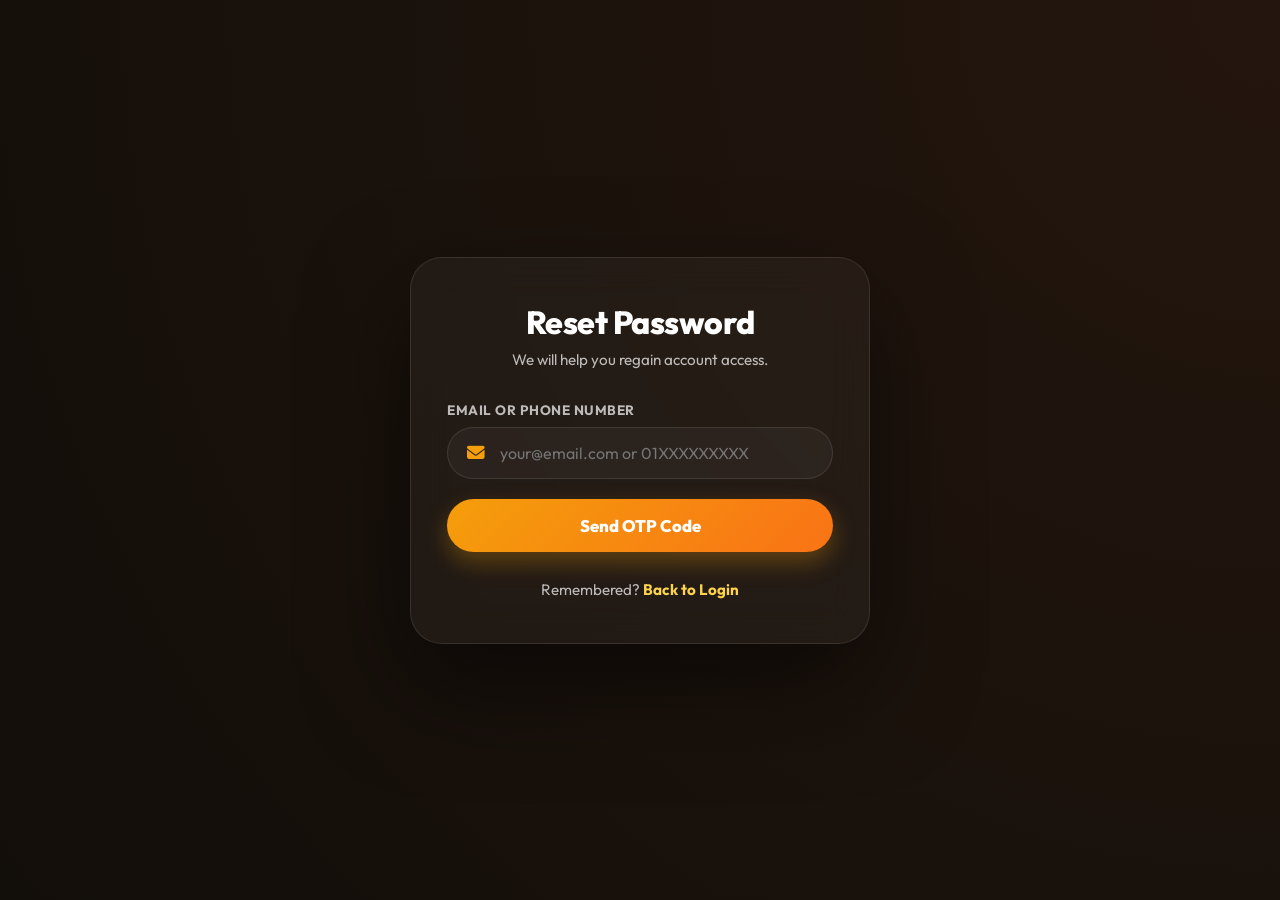
<file: MuktiApp/src/main/resources/templates/forgot.html>
<!DOCTYPE html>
<html lang="en" xmlns:th="http://www.thymeleaf.org">

<head>
    <meta charset="UTF-8">
    <meta name="viewport" content="width=device-width, initial-scale=1.0">
    <title>Reset Password & OTP | MUKTI APP</title>
    <link rel="stylesheet" href="https://cdnjs.cloudflare.com/ajax/libs/font-awesome/6.4.0/css/all.min.css">
    <link
        href="https://fonts.googleapis.com/css2?family=Outfit:wght@300;400;500;600;700;800&family=Inter:wght@300;400;500;600;700&family=Hind+Siliguri:wght@400;500;600;700&display=swap"
        rel="stylesheet">
    <link th:href="@{/css/global.css}" rel="stylesheet">
    <style>
        :root {
            --primary: #10B981;
            --primary-light: #34D399;
            --primary-dark: #059669;
            --secondary: #F59E0B;
            --secondary-light: #FCD34D;
            --accent: #F97316;
            --dark: #0f172a;
            --dark-warm: #120e0a;
            --glass-bg: rgba(255, 255, 255, 0.04);
            --glass-border: rgba(255, 255, 255, 0.1);
            --glass-blur: blur(20px);
            --text-main: #ffffff;
            --text-muted: rgba(255, 255, 255, 0.7);
            --radius-xl: 32px;
            --radius-lg: 20px;
            --radius-pill: 50px;
        }

        * {
            margin: 0;
            padding: 0;
            box-sizing: border-box;
            font-family: 'Outfit', 'Inter', 'Hind Siliguri', sans-serif;
        }

        body {
            background: radial-gradient(circle at top right, #24160e, #120e0a);
            background-attachment: fixed;
            min-height: 100vh;
            display: flex;
            align-items: center;
            justify-content: center;
            color: var(--text-main);
            padding: 24px;
        }

        .card {
            width: 100%;
            max-width: 460px;
            background: var(--glass-bg);
            backdrop-filter: var(--glass-blur);
            -webkit-backdrop-filter: var(--glass-blur);
            border: 1px solid var(--glass-border);
            border-radius: var(--radius-xl);
            padding: 44px 36px;
            box-shadow: 0 40px 100px rgba(0, 0, 0, 0.5);
            animation: fadeIn 0.8s ease;
            position: relative;
        }

        @keyframes fadeIn {
            from { opacity: 0; transform: translateY(20px); }
            to { opacity: 1; transform: translateY(0); }
        }

        .header {
            text-align: center;
            margin-bottom: 32px;
        }

        .header h1 {
            font-size: 2rem;
            font-weight: 800;
            letter-spacing: -0.5px;
            margin-bottom: 8px;
            color: white;
        }

        .header p {
            color: var(--text-muted);
            font-size: 0.95rem;
        }

        .form-group {
            margin-bottom: 20px;
        }

        .form-label {
            display: block;
            margin-bottom: 8px;
            font-size: 0.85rem;
            font-weight: 700;
            color: var(--text-muted);
            text-transform: uppercase;
            letter-spacing: 0.5px;
        }

        .input-wrapper {
            position: relative;
        }

        .input-wrapper i {
            position: absolute;
            left: 20px;
            top: 50%;
            transform: translateY(-50%);
            color: var(--secondary);
            font-size: 1.1rem;
        }

        .input-field {
            width: 100%;
            padding: 15px 20px 15px 52px;
            background: rgba(255, 255, 255, 0.04);
            border: 1px solid var(--glass-border);
            border-radius: var(--radius-pill);
            color: white;
            font-size: 1rem;
            outline: none;
            transition: all 0.3s ease;
        }

        .input-field:focus {
            background: rgba(255, 255, 255, 0.08);
            border-color: var(--secondary);
            box-shadow: 0 0 0 3px rgba(245, 158, 11, 0.2);
        }

        .btn {
            width: 100%;
            padding: 16px;
            background: linear-gradient(135deg, var(--secondary) 0%, var(--accent) 100%);
            color: white;
            border: none;
            border-radius: var(--radius-pill);
            font-size: 1.05rem;
            font-weight: 800;
            cursor: pointer;
            transition: all 0.3s ease;
            box-shadow: 0 10px 25px rgba(245, 158, 11, 0.3);
            margin-top: 10px;
            display: flex;
            align-items: center;
            justify-content: center;
            gap: 10px;
        }

        .btn:hover:not(:disabled) {
            transform: translateY(-2px);
            box-shadow: 0 15px 35px rgba(245, 158, 11, 0.45);
        }

        .btn:disabled {
            opacity: 0.6;
            cursor: not-allowed;
        }

        /* Console OTP Helper Box */
        .console-otp-box {
            background: rgba(18, 14, 10, 0.85);
            border: 1px solid rgba(245, 158, 11, 0.35);
            border-radius: var(--radius-lg);
            padding: 16px;
            margin-bottom: 20px;
            display: none;
        }

        .console-otp-title {
            display: flex;
            align-items: center;
            gap: 8px;
            font-size: 0.88rem;
            font-weight: 800;
            color: var(--secondary-light);
            margin-bottom: 6px;
        }

        .console-otp-code {
            font-family: 'Courier New', monospace;
            background: rgba(16, 185, 129, 0.15);
            border: 1px dashed rgba(16, 185, 129, 0.4);
            color: #34d399;
            font-size: 1.3rem;
            font-weight: 800;
            padding: 6px 14px;
            border-radius: 8px;
            display: inline-block;
            margin: 6px 0;
            letter-spacing: 3px;
        }

        .footer {
            text-align: center;
            margin-top: 28px;
            color: var(--text-muted);
            font-size: 0.95rem;
        }

        .footer a {
            color: var(--secondary-light);
            text-decoration: none;
            font-weight: 700;
        }

        .alert {
            padding: 14px;
            border-radius: var(--radius-lg);
            margin-bottom: 20px;
            font-size: 0.9rem;
            display: none;
            align-items: center;
            gap: 10px;
        }

        .alert-error {
            background: rgba(239, 68, 68, 0.15);
            color: #f87171;
            border: 1px solid rgba(239, 68, 68, 0.3);
        }

        .alert-success {
            background: rgba(16, 185, 129, 0.15);
            color: var(--primary-light);
            border: 1px solid rgba(16, 185, 129, 0.3);
        }

        .hidden { display: none !important; }

        .spinner {
            width: 18px;
            height: 18px;
            border: 2px solid rgba(255, 255, 255, 0.3);
            border-radius: 50%;
            border-top-color: white;
            animation: spin 1s infinite linear;
            display: none;
        }

        @keyframes spin {
            to { transform: rotate(360deg); }
        }
    </style>
</head>

<body>
    <div class="card">
        <header class="header">
            <h1 id="page-title" data-en="Reset Password" data-bn="পাসওয়ার্ড পরিবর্তন">Reset Password</h1>
            <p id="page-subtitle" data-en="We will help you regain account access." data-bn="আপনার অ্যাকাউন্টের অ্যাক্সেস ফিরিয়ে নিতে সাহায্য করা হবে।">
                We will help you regain account access.
            </p>
        </header>

        <!-- Notification Area -->
        <div id="alert-box" class="alert">
            <i id="alert-icon" class="fas"></i>
            <span id="alert-message">Message</span>
        </div>

        <!-- Console OTP Notification Box -->
        <div id="console-otp-box" class="console-otp-box">
            <div class="console-otp-title">
                <i class="fas fa-terminal"></i>
                <span data-en="OTP Displayed in Console!" data-bn="কনসোলে ওটিপি প্রদর্শিত হয়েছে!">OTP Displayed in Console!</span>
            </div>
            <p style="font-size: 0.8rem; color: var(--text-muted);" data-en="Open DevTools (Press F12 &rarr; Console) or see the server logs." data-bn="ব্রাউজার কনসোল (F12 &rarr; Console) অথবা সার্ভার লগ চেক করুন।">
                Open DevTools (Press F12 &rarr; Console) or see the server logs.
            </p>
            <div id="otpDisplaySpan" class="console-otp-code">------</div>
            <button type="button" id="autoFillBtn" style="background: none; border: 1px solid var(--secondary); color: var(--secondary-light); padding: 4px 10px; border-radius: var(--radius-pill); font-size: 0.75rem; cursor: pointer; font-weight: 700; display: block; margin-top: 6px;" data-en="Auto-Fill OTP" data-bn="ওটিপি স্বয়ংক্রিয়ভাবে বসান">
                Auto-Fill OTP
            </button>
        </div>

        <!-- Step 1: Email or Phone Input -->
        <div id="step-email" class="step-container">
            <form id="email-form" onsubmit="handleEmailSubmit(event)">
                <div class="form-group">
                    <label class="form-label" data-en="Email or Phone Number" data-bn="ইমেইল বা ফোন নম্বর">Email or Phone Number</label>
                    <div class="input-wrapper">
                        <i class="fas fa-envelope"></i>
                        <input type="text" id="email" class="input-field" placeholder="your@email.com or 01XXXXXXXXX" required
                            data-placeholder-en="your@email.com or 01XXXXXXXXX" data-placeholder-bn="আপনার ইমেইল বা ফোন নম্বর লিখুন">
                    </div>
                </div>
                <button type="submit" class="btn" id="email-btn">
                    <span data-en="Send OTP Code" data-bn="ওটিপি পাঠান">Send OTP Code</span>
                    <div class="spinner"></div>
                </button>
            </form>
        </div>

        <!-- Step 2: OTP Verification & New Password -->
        <div id="step-otp" class="step-container hidden">
            <form id="otp-form" onsubmit="handleOtpSubmit(event)">
                <div class="form-group">
                    <label class="form-label" data-en="Enter 6-Digit OTP" data-bn="৬ ডিজিটের ওটিপি লিখুন">Enter 6-Digit OTP</label>
                    <div class="input-wrapper">
                        <i class="fas fa-key"></i>
                        <input type="text" id="otp" class="input-field" placeholder="6-digit code" maxlength="6"
                            pattern="\d{6}" required>
                    </div>
                </div>

                <div class="form-group">
                    <label class="form-label" data-en="New Password" data-bn="নতুন পাসওয়ার্ড">New Password</label>
                    <div class="input-wrapper">
                        <i class="fas fa-lock"></i>
                        <input type="password" id="newPassword" class="input-field" placeholder="Enter new password" required
                            data-placeholder-en="Enter new password" data-placeholder-bn="নতুন পাসওয়ার্ড লিখুন">
                    </div>
                </div>

                <button type="submit" class="btn" id="otp-btn">
                    <span data-en="Reset Password & Login" data-bn="পাসওয়ার্ড আপডেট করুন">Reset Password & Login</span>
                    <div class="spinner"></div>
                </button>
                <div style="text-align: center; margin-top: 16px;">
                    <button type="button" onclick="resetView()"
                        style="background:none; border:none; color:var(--text-muted); cursor:pointer; font-size:0.88rem;" data-en="&larr; Change Account" data-bn="&larr; অ্যাকাউন্ট পরিবর্তন করুন">&larr; Change Account</button>
                </div>
            </form>
        </div>

        <div class="footer">
            <p data-en="Remembered? " data-bn="পাসওয়ার্ড মনে পড়েছে? ">Remembered? <a th:href="@{/login}" data-en="Back to Login" data-bn="লগইনে ফিরে যান">Back to Login</a></p>
        </div>
    </div>

    <!-- Global JavaScript with bilingual and live notifications engine -->
    <script th:src="@{/js/global.js}"></script>
    <script th:inline="javascript">
        let currentReceivedOtp = '';

        function showAlert(type, message) {
            const box = document.getElementById('alert-box');
            const icon = document.getElementById('alert-icon');
            const msg = document.getElementById('alert-message');

            box.style.display = 'flex';
            box.className = `alert alert-${type}`;
            msg.textContent = message;

            if (type === 'success') {
                icon.className = 'fas fa-check-circle';
            } else {
                icon.className = 'fas fa-exclamation-circle';
            }
        }

        function hideAlert() {
            document.getElementById('alert-box').style.display = 'none';
        }

        function setLoading(btnId, isLoading) {
            const btn = document.getElementById(btnId);
            const spinner = btn.querySelector('.spinner');
            const text = btn.querySelector('span');

            if (isLoading) {
                btn.disabled = true;
                spinner.style.display = 'block';
                text.style.opacity = '0.5';
            } else {
                btn.disabled = false;
                spinner.style.display = 'none';
                text.style.opacity = '1';
            }
        }

        // Step 1: Request OTP
        async function handleEmailSubmit(e) {
            e.preventDefault();
            hideAlert();

            const email = document.getElementById('email').value.trim();
            setLoading('email-btn', true);

            try {
                const formData = new FormData();
                formData.append('email', email);

                const response = await fetch('/forgot/send-otp', {
                    method: 'POST',
                    body: formData
                });

                const data = await response.json();

                if (data.status === 'success') {
                    currentReceivedOtp = data.otp || '';

                    // ✅ SHOW IN BROWSER CONSOLE (Press F12)
                    if (window.logMuktiOtp && currentReceivedOtp) {
                        window.logMuktiOtp(currentReceivedOtp, email);
                    }
                    console.log(
                        "%c🔑 [MUKTI APP OTP VERIFICATION] " +
                        "%cYour OTP is: %c" + currentReceivedOtp,
                        "background: #120e0a; color: #f59e0b; font-weight: bold; padding: 4px 8px; border-radius: 4px;",
                        "color: #ffffff; font-weight: bold;",
                        "background: #10b981; color: #000000; font-weight: 900; font-size: 18px; padding: 4px 12px; border-radius: 4px; letter-spacing: 2px;"
                    );

                    showAlert('success', 'OTP Sent! Check console (Press F12 &rarr; Console).');
                    document.getElementById('step-email').classList.add('hidden');
                    document.getElementById('step-otp').classList.remove('hidden');
                    document.getElementById('page-subtitle').textContent = `Verification sent for: ${email}`;

                    // Show console helper box
                    const otpBox = document.getElementById('console-otp-box');
                    if (otpBox) {
                        otpBox.style.display = 'block';
                        document.getElementById('otpDisplaySpan').textContent = currentReceivedOtp || '123456';
                    }
                } else {
                    showAlert('error', data.message || 'Failed to send OTP. Check email/phone.');
                }
            } catch (err) {
                console.error(err);
                showAlert('error', 'Something went wrong. Please try again.');
            } finally {
                setLoading('email-btn', false);
            }
        }

        // Auto fill button
        document.getElementById('autoFillBtn')?.addEventListener('click', () => {
            if (currentReceivedOtp) {
                document.getElementById('otp').value = currentReceivedOtp;
            }
        });

        // Step 2: Reset Password using OTP
        async function handleOtpSubmit(e) {
            e.preventDefault();
            hideAlert();

            const email = document.getElementById('email').value.trim();
            const otp = document.getElementById('otp').value.trim();
            const newPassword = document.getElementById('newPassword').value;
            setLoading('otp-btn', true);

            try {
                const formData = new FormData();
                formData.append('email', email);
                formData.append('otp', otp);
                formData.append('newPassword', newPassword);

                const response = await fetch('/forgot/reset-password', {
                    method: 'POST',
                    body: formData
                });

                const data = await response.json();

                if (data.status === 'success') {
                    showAlert('success', 'Password Reset Successful! Redirecting to login...');
                    setTimeout(() => {
                        window.location.href = '/login?reset=success';
                    }, 1400);
                } else {
                    showAlert('error', data.message || 'Invalid or expired OTP code.');
                }
            } catch (err) {
                console.error(err);
                showAlert('error', 'Verification failed. Try again.');
            } finally {
                setLoading('otp-btn', false);
            }
        }

        function resetView() {
            document.getElementById('step-otp').classList.add('hidden');
            document.getElementById('step-email').classList.remove('hidden');
            document.getElementById('console-otp-box').style.display = 'none';
            document.getElementById('page-subtitle').textContent = "We will help you regain account access.";
            hideAlert();
        }
    </script>
</body>

</html>
</file>
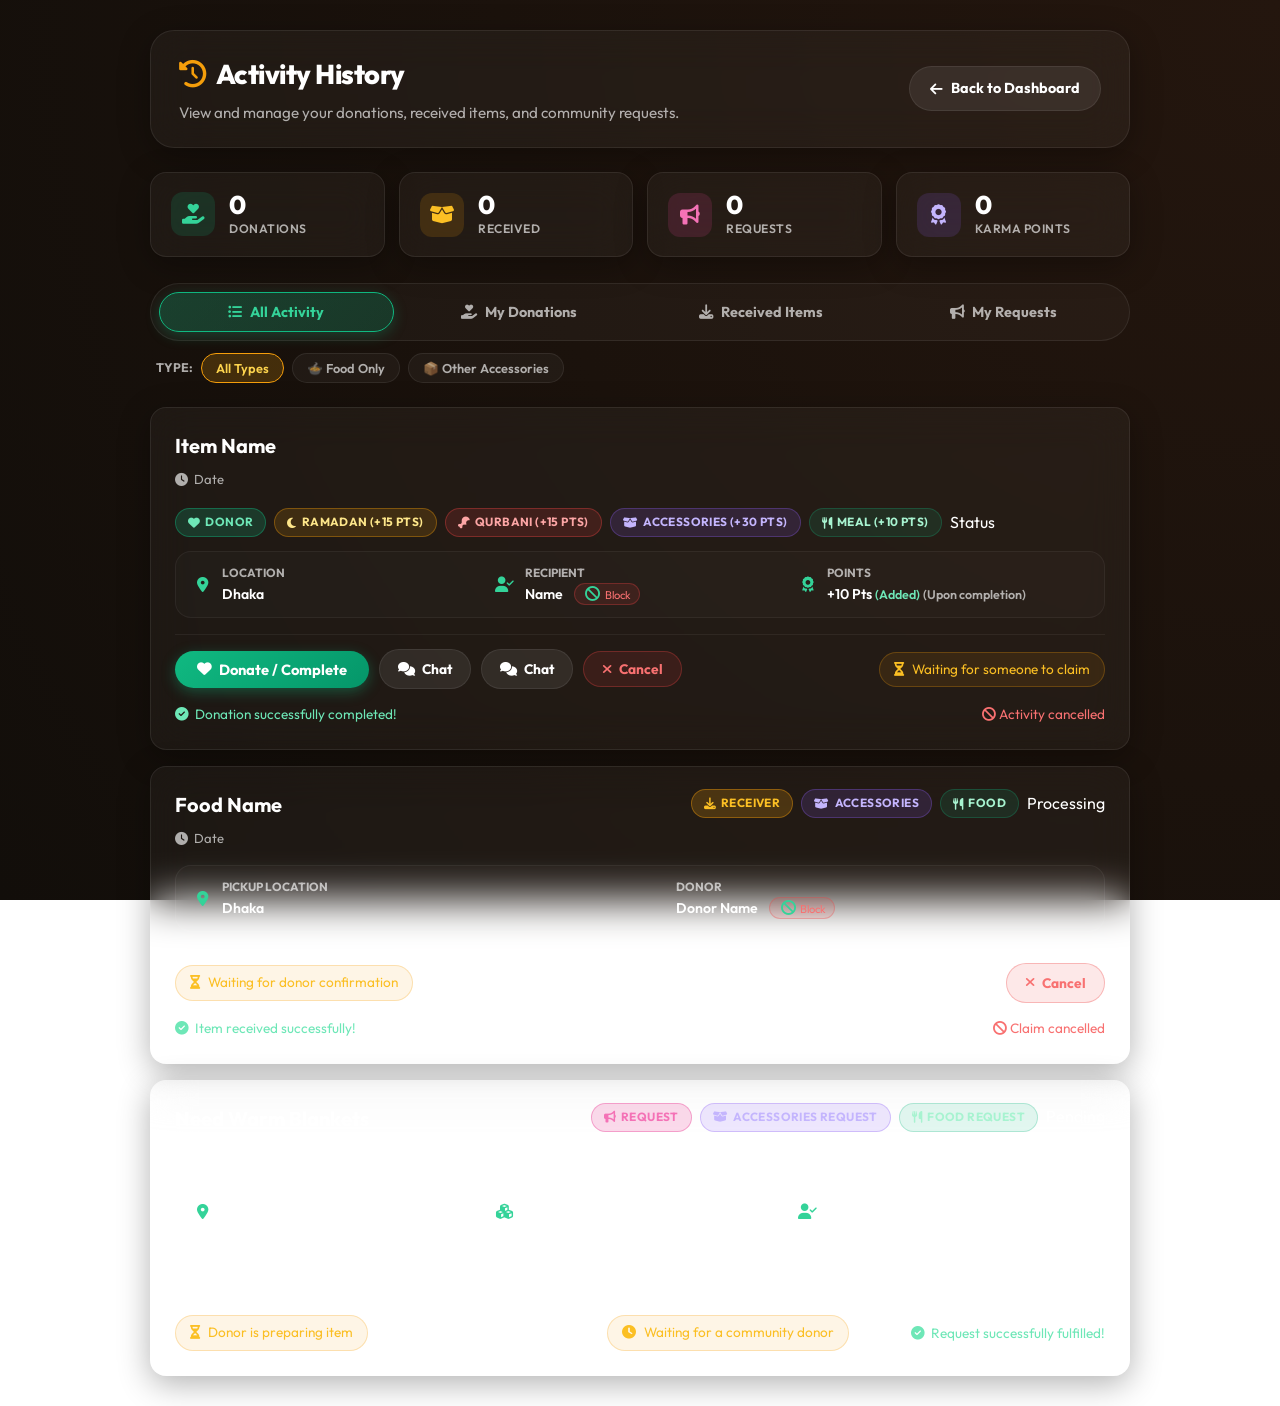
<file: MuktiApp/src/main/resources/templates/history.html>
<!DOCTYPE html>
<html lang="en" xmlns:th="http://www.thymeleaf.org">

<head>
    <meta charset="UTF-8">
    <meta name="viewport" content="width=device-width, initial-scale=1.0">
    <title>Activity History | MUKTI</title>
    <link rel="stylesheet" href="https://cdnjs.cloudflare.com/ajax/libs/font-awesome/6.4.0/css/all.min.css">
    <link href="https://fonts.googleapis.com/css2?family=Outfit:wght@300;400;500;600;700;800&family=Inter:wght@300;400;500;600;700&display=swap" rel="stylesheet">
    <meta name="user-phone" th:content="${session.user != null ? session.user.phone : ''}">
    <link th:href="@{/css/global.css}" rel="stylesheet">
    <style>
        :root {
            --primary: #10B981;
            --primary-light: #34D399;
            --primary-dark: #059669;
            --secondary: #F59E0B;
            --secondary-light: #FCD34D;
            --purple: #8B5CF6;
            --purple-light: #C4B5FD;
            --dark: #0f172a;
            --glass-bg: rgba(255, 255, 255, 0.04);
            --glass-border: rgba(255, 255, 255, 0.08);
            --glass-blur: blur(20px);
            --text-main: #ffffff;
            --text-muted: rgba(255, 255, 255, 0.65);
            --radius-xl: 24px;
            --radius-lg: 16px;
            --radius-pill: 50px;
        }

        * {
            margin: 0;
            padding: 0;
            box-sizing: border-box;
            font-family: 'Outfit', 'Inter', sans-serif;
        }

        body {
            background: radial-gradient(circle at top right, #24160e, #120e0a);
            background-attachment: fixed;
            min-height: 100vh;
            color: var(--text-main);
            line-height: 1.6;
            padding: 30px 16px;
        }

        .container {
            max-width: 980px;
            margin: 0 auto;
        }

        .glass-panel {
            background: var(--glass-bg);
            backdrop-filter: var(--glass-blur);
            -webkit-backdrop-filter: var(--glass-blur);
            border: 1px solid var(--glass-border);
            border-radius: var(--radius-xl);
            box-shadow: 0 8px 32px 0 rgba(0, 0, 0, 0.3);
        }

        /* Top Nav Header */
        .header-nav {
            display: flex;
            align-items: center;
            justify-content: space-between;
            margin-bottom: 24px;
            padding: 22px 28px;
        }

        .header-titles h1 {
            font-size: 1.7rem;
            font-weight: 800;
            letter-spacing: -0.5px;
            margin-bottom: 4px;
            display: flex;
            align-items: center;
            gap: 10px;
        }

        .header-titles p {
            color: var(--text-muted);
            font-size: 0.95rem;
        }

        .back-btn {
            display: inline-flex;
            align-items: center;
            gap: 8px;
            text-decoration: none;
            color: white;
            font-weight: 700;
            padding: 10px 20px;
            background: rgba(255, 255, 255, 0.08);
            border: 1px solid var(--glass-border);
            border-radius: var(--radius-pill);
            transition: all 0.25s ease;
            font-size: 0.9rem;
        }

        .back-btn:hover {
            background: rgba(255, 255, 255, 0.16);
            transform: translateX(-3px);
        }

        /* Summary Stats Cards */
        .stats-grid {
            display: grid;
            grid-template-columns: repeat(auto-fit, minmax(180px, 1fr));
            gap: 14px;
            margin-bottom: 26px;
        }

        .stat-card {
            padding: 18px 20px;
            border-radius: var(--radius-lg);
            display: flex;
            align-items: center;
            gap: 14px;
            transition: transform 0.25s ease;
        }

        .stat-card:hover {
            transform: translateY(-2px);
        }

        .stat-icon {
            width: 44px;
            height: 44px;
            border-radius: 12px;
            display: flex;
            align-items: center;
            justify-content: center;
            font-size: 1.25rem;
            flex-shrink: 0;
        }

        .stat-val {
            font-size: 1.6rem;
            font-weight: 800;
            line-height: 1.1;
            color: white;
        }

        .stat-lbl {
            font-size: 0.76rem;
            color: var(--text-muted);
            font-weight: 600;
            text-transform: uppercase;
            letter-spacing: 0.5px;
        }

        /* Main Tabs */
        .filter-section {
            margin-bottom: 24px;
            display: flex;
            flex-direction: column;
            gap: 12px;
        }

        .tabs-bar {
            display: flex;
            gap: 8px;
            padding: 8px;
            border-radius: var(--radius-pill);
            background: rgba(255, 255, 255, 0.03);
            border: 1px solid var(--glass-border);
            flex-wrap: wrap;
        }

        .tab-btn {
            flex: 1;
            min-width: 140px;
            padding: 10px 18px;
            border-radius: var(--radius-pill);
            background: transparent;
            border: 1px solid transparent;
            color: var(--text-muted);
            font-size: 0.9rem;
            font-weight: 700;
            cursor: pointer;
            transition: all 0.2s ease;
            display: inline-flex;
            align-items: center;
            justify-content: center;
            gap: 8px;
        }

        .tab-btn:hover {
            color: white;
            background: rgba(255, 255, 255, 0.06);
        }

        .tab-btn.active {
            background: linear-gradient(135deg, rgba(16, 185, 129, 0.25), rgba(5, 150, 105, 0.25));
            border-color: var(--primary);
            color: var(--primary-light);
            box-shadow: 0 4px 14px rgba(16, 185, 129, 0.25);
        }

        /* Category Sub-Filters */
        .type-filters {
            display: flex;
            gap: 8px;
            align-items: center;
            flex-wrap: wrap;
            padding-left: 6px;
        }

        .type-filter-btn {
            padding: 6px 14px;
            border-radius: var(--radius-pill);
            background: rgba(255, 255, 255, 0.04);
            border: 1px solid var(--glass-border);
            color: var(--text-muted);
            font-size: 0.8rem;
            font-weight: 600;
            cursor: pointer;
            transition: all 0.2s ease;
        }

        .type-filter-btn:hover {
            color: white;
            background: rgba(255, 255, 255, 0.1);
        }

        .type-filter-btn.active {
            background: rgba(245, 158, 11, 0.2);
            border-color: var(--secondary);
            color: var(--secondary-light);
        }

        /* Activity Cards */
        .activity-feed {
            display: flex;
            flex-direction: column;
            gap: 16px;
        }

        .activity-card {
            padding: 22px 24px;
            border-radius: var(--radius-lg);
            transition: all 0.25s ease;
            border: 1px solid var(--glass-border);
        }

        .activity-card:hover {
            border-color: rgba(255, 255, 255, 0.16);
            transform: translateY(-2px);
        }

        .card-top {
            display: flex;
            justify-content: space-between;
            align-items: flex-start;
            gap: 16px;
            margin-bottom: 14px;
            flex-wrap: wrap;
        }

        .card-title-wrap h3 {
            font-size: 1.25rem;
            font-weight: 700;
            color: white;
            margin-bottom: 4px;
        }

        .card-date {
            font-size: 0.82rem;
            color: var(--text-muted);
            display: inline-flex;
            align-items: center;
            gap: 6px;
        }

        .card-badges {
            display: flex;
            gap: 8px;
            align-items: center;
            flex-wrap: wrap;
        }

        .badge {
            padding: 4px 12px;
            border-radius: var(--radius-pill);
            font-size: 0.74rem;
            font-weight: 700;
            text-transform: uppercase;
            letter-spacing: 0.4px;
            display: inline-flex;
            align-items: center;
            gap: 5px;
        }

        .badge-role-donor {
            background: rgba(16, 185, 129, 0.2);
            color: #6ee7b7;
            border: 1px solid rgba(16, 185, 129, 0.4);
        }

        .badge-role-receiver {
            background: rgba(245, 158, 11, 0.2);
            color: #fbbf24;
            border: 1px solid rgba(245, 158, 11, 0.4);
        }

        .badge-role-request {
            background: rgba(236, 72, 153, 0.2);
            color: #f472b6;
            border: 1px solid rgba(236, 72, 153, 0.4);
        }

        .badge-cat-food {
            background: rgba(16, 185, 129, 0.12);
            color: #a7f3d0;
            border: 1px solid rgba(16, 185, 129, 0.25);
        }

        .badge-cat-other {
            background: rgba(139, 92, 246, 0.15);
            color: #c4b5fd;
            border: 1px solid rgba(139, 92, 246, 0.3);
        }

        .badge-cat-ramadan {
            background: rgba(245, 158, 11, 0.15);
            color: #fde68a;
            border: 1px solid rgba(245, 158, 11, 0.35);
        }

        .badge-cat-qurbani {
            background: rgba(239, 68, 68, 0.15);
            color: #fca5a5;
            border: 1px solid rgba(239, 68, 68, 0.35);
        }

        .status-pill {
            padding: 4px 12px;
            border-radius: var(--radius-pill);
            font-size: 0.74rem;
            font-weight: 800;
            text-transform: uppercase;
        }

        .status-available {
            background: rgba(59, 130, 246, 0.15);
            color: #93c5fd;
            border: 1px solid rgba(59, 130, 246, 0.3);
        }

        .status-processing {
            background: rgba(245, 158, 11, 0.18);
            color: #fbbf24;
            border: 1px solid rgba(245, 158, 11, 0.4);
            animation: pulse-glow 2s infinite ease-in-out;
        }

        @keyframes pulse-glow {
            0%, 100% { opacity: 1; }
            50% { opacity: 0.75; }
        }

        .status-received {
            background: rgba(16, 185, 129, 0.2);
            color: #6ee7b7;
            border: 1px solid rgba(16, 185, 129, 0.4);
        }

        .status-cancelled {
            background: rgba(239, 68, 68, 0.15);
            color: #fca5a5;
            border: 1px solid rgba(239, 68, 68, 0.3);
        }

        /* Card Meta Information */
        .card-meta-grid {
            display: grid;
            grid-template-columns: repeat(auto-fit, minmax(200px, 1fr));
            gap: 12px;
            background: rgba(255, 255, 255, 0.02);
            border: 1px solid rgba(255, 255, 255, 0.05);
            border-radius: var(--radius-lg);
            padding: 12px 16px;
            margin-bottom: 16px;
        }

        .meta-field {
            display: flex;
            align-items: center;
            gap: 10px;
        }

        .meta-field i {
            color: var(--primary-light);
            font-size: 0.95rem;
            width: 20px;
            text-align: center;
        }

        .meta-field .meta-lbl {
            font-size: 0.74rem;
            color: var(--text-muted);
            text-transform: uppercase;
            font-weight: 700;
        }

        .meta-field .meta-val {
            font-size: 0.88rem;
            font-weight: 600;
            color: white;
        }

        .block-mini-btn {
            background: rgba(239, 68, 68, 0.12);
            border: 1px solid rgba(239, 68, 68, 0.3);
            color: #f87171;
            border-radius: var(--radius-pill);
            padding: 2px 8px;
            font-size: 0.7rem;
            cursor: pointer;
            margin-left: 8px;
            transition: all 0.2s ease;
        }

        .block-mini-btn:hover {
            background: #ef4444;
            color: white;
        }

        /* Card Actions */
        .card-actions-bar {
            display: flex;
            align-items: center;
            justify-content: space-between;
            gap: 12px;
            padding-top: 14px;
            border-top: 1px solid rgba(255, 255, 255, 0.06);
            flex-wrap: wrap;
        }

        .action-buttons {
            display: flex;
            gap: 10px;
            align-items: center;
            flex-wrap: wrap;
        }

        .btn-act {
            padding: 8px 18px;
            border-radius: var(--radius-pill);
            font-size: 0.86rem;
            font-weight: 700;
            cursor: pointer;
            border: none;
            display: inline-flex;
            align-items: center;
            gap: 7px;
            text-decoration: none;
            transition: all 0.2s ease;
        }

        /* PROMINENT DONATE BUTTON (USER SPECIFIED) */
        .btn-donate {
            background: linear-gradient(135deg, #10B981, #059669);
            color: white;
            box-shadow: 0 4px 14px rgba(16, 185, 129, 0.35);
            font-size: 0.92rem;
            padding: 9px 22px;
        }

        .btn-donate:hover {
            transform: translateY(-2px);
            box-shadow: 0 6px 20px rgba(16, 185, 129, 0.5);
        }

        .btn-chat {
            background: rgba(255, 255, 255, 0.08);
            border: 1px solid var(--glass-border);
            color: white;
        }

        .btn-chat:hover {
            background: rgba(255, 255, 255, 0.16);
        }

        .btn-cancel {
            background: rgba(239, 68, 68, 0.12);
            border: 1px solid rgba(239, 68, 68, 0.3);
            color: #f87171;
        }

        .btn-cancel:hover {
            background: #ef4444;
            color: white;
        }

        .notice-waiting {
            display: inline-flex;
            align-items: center;
            gap: 8px;
            font-size: 0.85rem;
            color: #fbbf24;
            background: rgba(245, 158, 11, 0.1);
            padding: 6px 14px;
            border-radius: var(--radius-pill);
            border: 1px solid rgba(245, 158, 11, 0.25);
        }

        .notice-completed {
            display: inline-flex;
            align-items: center;
            gap: 6px;
            font-size: 0.85rem;
            color: #6ee7b7;
        }

        .empty-placeholder {
            text-align: center;
            padding: 50px 20px;
            border-radius: var(--radius-lg);
            border: 1px dashed var(--glass-border);
            color: var(--text-muted);
            background: rgba(255, 255, 255, 0.02);
        }

        .empty-placeholder i {
            font-size: 2.6rem;
            margin-bottom: 12px;
            opacity: 0.4;
        }

        @media (max-width: 768px) {
            .header-nav {
                flex-direction: column;
                align-items: flex-start;
                gap: 14px;
            }
            .card-actions-bar {
                flex-direction: column;
                align-items: flex-start;
            }
            .action-buttons {
                width: 100%;
            }
            .btn-act {
                flex: 1;
                justify-content: center;
            }
        }
    </style>
</head>

<body>
    <script th:src="@{/js/global.js}"></script>

    <div class="container">
        <!-- Header -->
        <header class="header-nav glass-panel">
            <div class="header-titles">
                <h1>
                    <i class="fas fa-history" style="color: var(--secondary);"></i>
                    <span data-en="Activity History" data-bn="কার্যক্রমের ইতিহাস">Activity History</span>
                </h1>
                <p data-en="View and manage your donations, received items, and community requests." data-bn="আপনার দান, গ্রহণ ও সাহায্যের অনুরোধের বিবরণ দেখুন।">
                    View and manage your donations, received items, and community requests.
                </p>
            </div>
            <div class="user-actions" style="display: flex; gap: 12px; align-items: center;">
                <a th:href="@{/dashboard}" class="back-btn">
                    <i class="fas fa-arrow-left"></i>
                    <span data-en="Back to Dashboard" data-bn="ড্যাশবোর্ডে ফিরুন">Back to Dashboard</span>
                </a>
            </div>
        </header>

        <!-- Summary Stats -->
        <div class="stats-grid">
            <div class="stat-card glass-panel">
                <div class="stat-icon" style="background: rgba(16, 185, 129, 0.15); color: #34d399;">
                    <i class="fas fa-hand-holding-heart"></i>
                </div>
                <div>
                    <div class="stat-val" th:text="${donations.size()}">0</div>
                    <div class="stat-lbl" data-en="Donations" data-bn="আমার দান">Donations</div>
                </div>
            </div>

            <div class="stat-card glass-panel">
                <div class="stat-icon" style="background: rgba(245, 158, 11, 0.15); color: #fbbf24;">
                    <i class="fas fa-box-open"></i>
                </div>
                <div>
                    <div class="stat-val" th:text="${receives.size()}">0</div>
                    <div class="stat-lbl" data-en="Received" data-bn="গৃহীত সামগ্রী">Received</div>
                </div>
            </div>

            <div class="stat-card glass-panel">
                <div class="stat-icon" style="background: rgba(236, 72, 153, 0.15); color: #f472b6;">
                    <i class="fas fa-bullhorn"></i>
                </div>
                <div>
                    <div class="stat-val" th:text="${foodRequests.size()}">0</div>
                    <div class="stat-lbl" data-en="Requests" data-bn="সাহায্যের আবেদন">Requests</div>
                </div>
            </div>

            <div class="stat-card glass-panel">
                <div class="stat-icon" style="background: rgba(139, 92, 246, 0.15); color: #c4b5fd;">
                    <i class="fas fa-award"></i>
                </div>
                <div>
                    <div class="stat-val" th:text="${currentUser != null ? currentUser.points : 0}">0</div>
                    <div class="stat-lbl" data-en="Karma Points" data-bn="অর্জিত পয়েন্ট">Karma Points</div>
                </div>
            </div>
        </div>

        <!-- Filter Controls -->
        <div class="filter-section">
            <div class="tabs-bar">
                <button type="button" class="tab-btn active" data-tab="ALL">
                    <i class="fas fa-list-ul"></i>
                    <span data-en="All Activity" data-bn="সব কার্যক্রম">All Activity</span>
                </button>
                <button type="button" class="tab-btn" data-tab="DONATION">
                    <i class="fas fa-hand-holding-heart"></i>
                    <span data-en="My Donations" data-bn="আমার দান">My Donations</span>
                </button>
                <button type="button" class="tab-btn" data-tab="RECEIVE">
                    <i class="fas fa-download"></i>
                    <span data-en="Received Items" data-bn="আমার গ্রহণ">Received Items</span>
                </button>
                <button type="button" class="tab-btn" data-tab="REQUEST">
                    <i class="fas fa-bullhorn"></i>
                    <span data-en="My Requests" data-bn="সাহায্যের আবেদন">My Requests</span>
                </button>
            </div>

            <div class="type-filters">
                <span style="font-size: 0.78rem; color: var(--text-muted); font-weight: 700; text-transform: uppercase;" data-en="Type:" data-bn="ধরন:">Type:</span>
                <button type="button" class="type-filter-btn active" data-type="ALL" data-en="All Types" data-bn="সকল ধরন">All Types</button>
                <button type="button" class="type-filter-btn" data-type="FOOD" data-en="🍲 Food Only" data-bn="🍲 শুধু খাবার">🍲 Food Only</button>
                <button type="button" class="type-filter-btn" data-type="OTHER" data-en="📦 Other Accessories" data-bn="📦 অন্যান্য সামগ্রী">📦 Other Accessories</button>
            </div>
        </div>

        <!-- Feed List -->
        <div class="activity-feed" id="activityFeed">

            <!-- 1. DONATIONS -->
            <div th:each="item : ${donations}" class="activity-card glass-panel"
                data-item-tab="DONATION"
                th:data-item-type="${item.category != null && (item.category.contains('BLANKET') || item.category.contains('DRESS') || item.category.contains('CLOTHES') || item.category.contains('OTHER') || item.category.contains('ACCESSOR'))} ? 'OTHER' : 'FOOD'">
                
                <div class="card-top">
                    <div class="card-title-wrap">
                        <h3 th:text="${item.foodName}">Item Name</h3>
                        <div class="card-date">
                            <i class="fas fa-clock"></i>
                            <span th:text="${#temporals.format(item.activityTime, 'dd MMM yyyy, hh:mm a')}">Date</span>
                        </div>
                    </div>

                    <div class="card-badges">
                        <span class="badge badge-role-donor">
                            <i class="fas fa-heart"></i> <span data-en="DONOR" data-bn="দাতা">DONOR</span>
                        </span>

                        <!-- Category Pill -->
                        <span th:if="${item.category != null && item.category.contains('RAMADAN')}" class="badge badge-cat-ramadan">
                            <i class="fas fa-moon"></i> Ramadan (+15 pts)
                        </span>
                        <span th:if="${item.category != null && item.category.contains('QURBAN')}" class="badge badge-cat-qurbani">
                            <i class="fas fa-drumstick-bite"></i> Qurbani (+15 pts)
                        </span>
                        <span th:if="${item.category != null && (item.category.contains('BLANKET') || item.category.contains('DRESS') || item.category.contains('OTHER') || item.category.contains('ACCESSOR'))}" class="badge badge-cat-other">
                            <i class="fas fa-box-open"></i> Accessories (+30 pts)
                        </span>
                        <span th:if="${item.category == null || (!item.category.contains('RAMADAN') && !item.category.contains('QURBAN') && !item.category.contains('BLANKET') && !item.category.contains('DRESS') && !item.category.contains('OTHER') && !item.category.contains('ACCESSOR'))}" class="badge badge-cat-food">
                            <i class="fas fa-utensils"></i> Meal (+10 pts)
                        </span>

                        <!-- Status Pill -->
                        <span th:class="'status-pill status-' + ${#strings.toLowerCase(item.status)}" th:text="${item.status}">Status</span>
                    </div>
                </div>

                <div class="card-meta-grid">
                    <div class="meta-field">
                        <i class="fas fa-map-marker-alt"></i>
                        <div>
                            <div class="meta-lbl" data-en="Location" data-bn="এলাকা">Location</div>
                            <div class="meta-val" th:text="${item.location}">Dhaka</div>
                        </div>
                    </div>

                    <div class="meta-field" th:if="${item.otherPartyName != null}">
                        <i class="fas fa-user-check"></i>
                        <div>
                            <div class="meta-lbl" data-en="Recipient" data-bn="গ্রহীতা">Recipient</div>
                            <div class="meta-val">
                                <span th:text="${item.otherPartyName}">Name</span>
                                <button th:if="${item.otherPartyPhone != null}" type="button" class="block-mini-btn"
                                    th:data-phone="${item.otherPartyPhone}"
                                    onclick="quickBlock(this.getAttribute('data-phone'))" title="Block User">
                                    <i class="fas fa-ban"></i> <span data-en="Block" data-bn="ব্লক">Block</span>
                                </button>
                            </div>
                        </div>
                    </div>

                    <div class="meta-field">
                        <i class="fas fa-award"></i>
                        <div>
                            <div class="meta-lbl" data-en="Points" data-bn="পয়েন্ট">Points</div>
                            <div class="meta-val">
                                <span th:text="'+' + (${item.pointsEarned != null ? item.pointsEarned : 10}) + ' Pts'">+10 Pts</span>
                                <span th:if="${item.status == 'Received'}" style="color: #6ee7b7; font-size: 0.78rem;" data-en="(Added)" data-bn="(যুক্ত হয়েছে)">(Added)</span>
                                <span th:if="${item.status != 'Received'}" style="color: var(--text-muted); font-size: 0.78rem;" data-en="(Upon completion)" data-bn="(সম্পন্ন হলে)">(Upon completion)</span>
                            </div>
                        </div>
                    </div>
                </div>

                <!-- Action Bar -->
                <div class="card-actions-bar">
                    <!-- PROCESSING STATE -->
                    <div th:if="${item.status == 'Processing'}" class="action-buttons">
                        <!-- PROMINENT DONATE BUTTON (USER SPECIFIED) -->
                        <button type="button" class="btn-act btn-donate"
                            th:data-id="${item.id}"
                            th:data-name="${item.foodName}"
                            onclick="confirmDonation(this.getAttribute('data-id'), this.getAttribute('data-name'))">
                            <i class="fas fa-heart"></i>
                            <span data-en="Donate / Complete" data-bn="দান সম্পন্ন করুন">Donate / Complete</span>
                        </button>

                        <!-- Chat -->
                        <a th:if="${item.foodPostId != null && item.otherPartyPhone != null && (item.isRequestDonation == null || !item.isRequestDonation)}"
                            th:href="@{/chat/room/{id}(id=${item.foodPostId}, otherPhone=${item.otherPartyPhone})}"
                            class="btn-act btn-chat">
                            <i class="fas fa-comments"></i>
                            <span data-en="Chat" data-bn="চ্যাট">Chat</span>
                        </a>
                        <a th:if="${item.foodPostId != null && item.otherPartyPhone != null && item.isRequestDonation != null && item.isRequestDonation}"
                            th:href="@{/chat/room/{id}(id=${item.foodPostId}, otherPhone=${item.otherPartyPhone}, isRequest=true)}"
                            class="btn-act btn-chat">
                            <i class="fas fa-comments"></i>
                            <span data-en="Chat" data-bn="চ্যাট">Chat</span>
                        </a>

                        <!-- Cancel -->
                        <button type="button" class="btn-act btn-cancel"
                            th:data-id="${item.id}"
                            onclick="cancelActivity(this.getAttribute('data-id'))">
                            <i class="fas fa-times"></i>
                            <span data-en="Cancel" data-bn="বাতিল">Cancel</span>
                        </button>
                    </div>

                    <!-- AVAILABLE STATE -->
                    <div th:if="${item.status == 'Available'}">
                        <span class="notice-waiting">
                            <i class="fas fa-hourglass-half"></i>
                            <span data-en="Waiting for someone to claim" data-bn="গ্রহণের জন্য অপেক্ষমান">Waiting for someone to claim</span>
                        </span>
                    </div>

                    <!-- COMPLETED / RECEIVED STATE -->
                    <div th:if="${item.status == 'Received'}">
                        <span class="notice-completed">
                            <i class="fas fa-check-circle"></i>
                            <span data-en="Donation successfully completed!" data-bn="দান সফলভাবে সম্পন্ন হয়েছে!">Donation successfully completed!</span>
                        </span>
                    </div>

                    <!-- CANCELLED STATE -->
                    <div th:if="${item.status == 'Cancelled'}">
                        <span style="color: #f87171; font-size: 0.85rem;">
                            <i class="fas fa-ban"></i>
                            <span data-en="Activity cancelled" data-bn="কার্যক্রম বাতিল করা হয়েছে">Activity cancelled</span>
                        </span>
                    </div>
                </div>
            </div>

            <!-- 2. RECEIVES -->
            <div th:each="item : ${receives}" class="activity-card glass-panel"
                data-item-tab="RECEIVE"
                th:data-item-type="${item.category != null && (item.category.contains('BLANKET') || item.category.contains('DRESS') || item.category.contains('CLOTHES') || item.category.contains('OTHER') || item.category.contains('ACCESSOR'))} ? 'OTHER' : 'FOOD'">
                
                <div class="card-top">
                    <div class="card-title-wrap">
                        <h3 th:text="${item.foodName}">Food Name</h3>
                        <div class="card-date">
                            <i class="fas fa-clock"></i>
                            <span th:text="${#temporals.format(item.activityTime, 'dd MMM yyyy, hh:mm a')}">Date</span>
                        </div>
                    </div>

                    <div class="card-badges">
                        <span class="badge badge-role-receiver">
                            <i class="fas fa-download"></i> <span data-en="RECEIVER" data-bn="গ্রহীতা">RECEIVER</span>
                        </span>

                        <span th:if="${item.category != null && (item.category.contains('BLANKET') || item.category.contains('DRESS') || item.category.contains('OTHER') || item.category.contains('ACCESSOR'))}" class="badge badge-cat-other">
                            <i class="fas fa-box-open"></i> Accessories
                        </span>
                        <span th:if="${item.category == null || (!item.category.contains('BLANKET') && !item.category.contains('DRESS') && !item.category.contains('OTHER') && !item.category.contains('ACCESSOR'))}" class="badge badge-cat-food">
                            <i class="fas fa-utensils"></i> Food
                        </span>

                        <span th:class="'status-pill status-' + ${#strings.toLowerCase(item.status)}" th:text="${item.status}">Processing</span>
                    </div>
                </div>

                <div class="card-meta-grid">
                    <div class="meta-field">
                        <i class="fas fa-map-marker-alt"></i>
                        <div>
                            <div class="meta-lbl" data-en="Pickup Location" data-bn="পিকআপ এলাকা">Pickup Location</div>
                            <div class="meta-val" th:text="${item.location}">Dhaka</div>
                        </div>
                    </div>

                    <div class="meta-field">
                        <i class="fas fa-user-heart"></i>
                        <div>
                            <div class="meta-lbl" data-en="Donor" data-bn="দাতা">Donor</div>
                            <div class="meta-val">
                                <span th:text="${item.otherPartyName != null ? item.otherPartyName : 'Community Donor'}">Donor Name</span>
                                <button th:if="${item.otherPartyPhone != null}" type="button" class="block-mini-btn"
                                    th:data-phone="${item.otherPartyPhone}"
                                    onclick="quickBlock(this.getAttribute('data-phone'))" title="Block User">
                                    <i class="fas fa-ban"></i> <span data-en="Block" data-bn="ব্লক">Block</span>
                                </button>
                            </div>
                        </div>
                    </div>
                </div>

                <!-- Action Bar -->
                <div class="card-actions-bar">
                    <!-- PROCESSING STATE (RECEIVER WAITING FOR DONOR) -->
                    <div th:if="${item.status == 'Processing'}" class="action-buttons" style="width: 100%; justify-content: space-between;">
                        <span class="notice-waiting">
                            <i class="fas fa-hourglass-half"></i>
                            <span data-en="Waiting for donor confirmation" data-bn="দাতার দান নিশ্চিতকরণের অপেক্ষায়">Waiting for donor confirmation</span>
                        </span>

                        <div style="display: flex; gap: 8px;">
                            <a th:if="${item.foodPostId != null && item.otherPartyPhone != null && (item.isRequestDonation == null || !item.isRequestDonation)}"
                                th:href="@{/chat/room/{id}(id=${item.foodPostId}, otherPhone=${item.otherPartyPhone})}"
                                class="btn-act btn-chat">
                                <i class="fas fa-comments"></i>
                                <span data-en="Chat with Donor" data-bn="দাতার সাথে চ্যাট">Chat with Donor</span>
                            </a>
                            <a th:if="${item.foodPostId != null && item.otherPartyPhone != null && item.isRequestDonation != null && item.isRequestDonation}"
                                th:href="@{/chat/room/{id}(id=${item.foodPostId}, otherPhone=${item.otherPartyPhone}, isRequest=true)}"
                                class="btn-act btn-chat">
                                <i class="fas fa-comments"></i>
                                <span data-en="Chat with Donor" data-bn="দাতার সাথে চ্যাট">Chat with Donor</span>
                            </a>

                            <button type="button" class="btn-act btn-cancel"
                                th:data-id="${item.id}"
                                onclick="cancelActivity(this.getAttribute('data-id'))">
                                <i class="fas fa-times"></i>
                                <span data-en="Cancel" data-bn="বাতিল">Cancel</span>
                            </button>
                        </div>
                    </div>

                    <!-- COMPLETED -->
                    <div th:if="${item.status == 'Received'}">
                        <span class="notice-completed">
                            <i class="fas fa-check-circle"></i>
                            <span data-en="Item received successfully!" data-bn="সামগ্রীটি সফলভাবে গ্রহণ করা হয়েছে!">Item received successfully!</span>
                        </span>
                    </div>

                    <!-- CANCELLED -->
                    <div th:if="${item.status == 'Cancelled'}">
                        <span style="color: #f87171; font-size: 0.85rem;">
                            <i class="fas fa-ban"></i>
                            <span data-en="Claim cancelled" data-bn="আবেদন বাতিল করা হয়েছে">Claim cancelled</span>
                        </span>
                    </div>
                </div>
            </div>

            <!-- 3. REQUESTS -->
            <div th:each="req : ${foodRequests}" class="activity-card glass-panel"
                data-item-tab="REQUEST"
                th:data-item-type="${req.category != null && (req.category.contains('OTHER') || req.category.contains('ACCESSOR') || req.category.contains('BLANKET') || req.category.contains('DRESS'))} ? 'OTHER' : 'FOOD'">
                
                <div class="card-top">
                    <div class="card-title-wrap">
                        <h3 th:text="${req.foodName}">Need Warm Blankets</h3>
                        <div class="card-date">
                            <i class="fas fa-clock"></i>
                            <span th:text="${#temporals.format(req.requestTime, 'dd MMM yyyy, hh:mm a')}">Date</span>
                        </div>
                    </div>

                    <div class="card-badges">
                        <span class="badge badge-role-request">
                            <i class="fas fa-bullhorn"></i> <span data-en="REQUEST" data-bn="সাহায্যের আবেদন">REQUEST</span>
                        </span>

                        <span th:if="${req.category != null && (req.category.contains('OTHER') || req.category.contains('ACCESSOR') || req.category.contains('BLANKET') || req.category.contains('DRESS'))}" class="badge badge-cat-other">
                            <i class="fas fa-box-open"></i> Accessories Request
                        </span>
                        <span th:if="${req.category == null || (!req.category.contains('OTHER') && !req.category.contains('ACCESSOR') && !req.category.contains('BLANKET') && !req.category.contains('DRESS'))}" class="badge badge-cat-food">
                            <i class="fas fa-utensils"></i> Food Request
                        </span>

                        <span th:class="'status-pill status-' + ${#strings.toLowerCase(req.status)}" th:text="${req.status}">Pending</span>
                    </div>
                </div>

                <div class="card-meta-grid">
                    <div class="meta-field">
                        <i class="fas fa-map-marker-alt"></i>
                        <div>
                            <div class="meta-lbl" data-en="Location" data-bn="এলাকা">Location</div>
                            <div class="meta-val" th:text="${req.location}">Dhaka</div>
                        </div>
                    </div>

                    <div class="meta-field">
                        <i class="fas fa-cubes"></i>
                        <div>
                            <div class="meta-lbl" data-en="Quantity" data-bn="পরিমাণ">Quantity</div>
                            <div class="meta-val" th:text="${req.quantity} + ' ' + (${req.category != null && (req.category.contains('OTHER') || req.category.contains('ACCESSOR') || req.category.contains('BLANKET') || req.category.contains('DRESS'))} ? 'Units' : 'Servings')">10 Servings</div>
                        </div>
                    </div>

                    <div class="meta-field" th:if="${req.donorName != null}">
                        <i class="fas fa-user-check"></i>
                        <div>
                            <div class="meta-lbl" data-en="Committed Donor" data-bn="সাহায্যকারী দাতা">Committed Donor</div>
                            <div class="meta-val" th:text="${req.donorName}">Donor Name</div>
                        </div>
                    </div>
                </div>

                <p th:if="${req.description != null && req.description != ''}" style="color: var(--text-muted); font-size: 0.88rem; margin-bottom: 14px;">
                    <i class="fas fa-info-circle"></i> <span th:text="${req.description}">Note</span>
                </p>

                <div class="card-actions-bar">
                    <div th:if="${req.status == 'Processing' && req.foodPostId != null && req.donorPhone != null}" class="action-buttons">
                        <span class="notice-waiting">
                            <i class="fas fa-hourglass-half"></i>
                            <span data-en="Donor is preparing item" data-bn="দাতা সামগ্রী প্রস্তুত করছেন">Donor is preparing item</span>
                        </span>
                        <a th:href="@{/chat/room/{id}(id=${req.foodPostId != null ? req.foodPostId : req.id}, otherPhone=${req.donorPhone}, isRequest=true)}" class="btn-act btn-chat">
                            <i class="fas fa-comments"></i>
                            <span data-en="Chat with Donor" data-bn="দাতার সাথে চ্যাট">Chat with Donor</span>
                        </a>
                    </div>

                    <div th:if="${req.status == 'Pending'}">
                        <span class="notice-waiting">
                            <i class="fas fa-clock"></i>
                            <span data-en="Waiting for a community donor" data-bn="সাহায্যকারী দাতার অপেক্ষায়">Waiting for a community donor</span>
                        </span>
                    </div>

                    <div th:if="${req.status == 'Received'}">
                        <span class="notice-completed">
                            <i class="fas fa-check-circle"></i>
                            <span data-en="Request successfully fulfilled!" data-bn="আবেদন সফলভাবে পূর্ণ হয়েছে!">Request successfully fulfilled!</span>
                        </span>
                    </div>
                </div>
            </div>

            <!-- Empty State Placeholder -->
            <div id="emptyPlaceholder" class="empty-placeholder" style="display: none;">
                <i class="fas fa-inbox"></i>
                <h4 style="margin-bottom: 6px;" data-en="No Activity Found" data-bn="কোনো কার্যক্রম পাওয়া যায়নি">No Activity Found</h4>
                <p data-en="There are no records matching your selected tab or filter." data-bn="আপনার নির্বাচিত বিভাগে কোনো তথ্য নেই।">
                    There are no records matching your selected tab or filter.
                </p>
            </div>

        </div>
    </div>

    <script>
        let currentTab = 'ALL';
        let currentType = 'ALL';

        function applyFilters() {
            const cards = document.querySelectorAll('.activity-card');
            let visibleCount = 0;

            cards.forEach(card => {
                const itemTab = card.getAttribute('data-item-tab');
                const itemType = card.getAttribute('data-item-type');

                const matchesTab = (currentTab === 'ALL') || (itemTab === currentTab);
                const matchesType = (currentType === 'ALL') || (itemType === currentType);

                if (matchesTab && matchesType) {
                    card.style.display = 'block';
                    visibleCount++;
                } else {
                    card.style.display = 'none';
                }
            });

            const emptyPlaceholder = document.getElementById('emptyPlaceholder');
            if (emptyPlaceholder) {
                emptyPlaceholder.style.display = visibleCount === 0 ? 'block' : 'none';
            }
        }

        // Tab Switching
        document.querySelectorAll('.tab-btn').forEach(btn => {
            btn.addEventListener('click', function () {
                document.querySelectorAll('.tab-btn').forEach(b => b.classList.remove('active'));
                this.classList.add('active');
                currentTab = this.getAttribute('data-tab');
                applyFilters();
            });
        });

        // Type Filtering
        document.querySelectorAll('.type-filter-btn').forEach(btn => {
            btn.addEventListener('click', function () {
                document.querySelectorAll('.type-filter-btn').forEach(b => b.classList.remove('active'));
                this.classList.add('active');
                currentType = this.getAttribute('data-type');
                applyFilters();
            });
        });

        // Initial filter run
        applyFilters();

        // DONOR COMPLETE ACTION (Triggered when Donor clicks "Donate")
        async function confirmDonation(id, foodName) {
            const isBn = (localStorage.getItem('mukti_lang') || 'en') === 'bn';
            const msg = isBn
                ? `'${foodName}' এর দান সম্পন্ন করতে চান? আপনি কি সামগ্রীটি হস্তান্তর করেছেন?`
                : `Are you sure you want to complete donation for '${foodName}'? Have you handed over the item?`;
            
            if (!confirm(msg)) return;

            try {
                const response = await fetch('/food/complete/' + id, { method: 'POST' });
                const result = await response.text();
                if (result === 'Success') {
                    alert(isBn ? '✅ অভিনন্দন! দান সফলভাবে সম্পন্ন হয়েছে এবং পয়েন্ট যুক্ত হয়েছে।' : '✅ Congratulations! Donation completed successfully.');
                    location.reload();
                } else {
                    alert(result);
                }
            } catch (err) {
                alert('Connection error: ' + err.message);
            }
        }

        // CANCEL ACTION (For Donor or Receiver)
        async function cancelActivity(id) {
            const isBn = (localStorage.getItem('mukti_lang') || 'en') === 'bn';
            const msg = isBn ? 'আপনি কি নিশ্চিত যে এই কার্যক্রমটি বাতিল করতে চান?' : 'Are you sure you want to cancel this activity?';
            if (!confirm(msg)) return;

            try {
                const response = await fetch('/food/cancel/' + id, { method: 'POST' });
                const result = await response.text();
                if (result === 'Success') {
                    location.reload();
                } else {
                    alert(result);
                }
            } catch (err) {
                alert('Connection error: ' + err.message);
            }
        }

        // BLOCK USER ACTION
        async function quickBlock(phone) {
            const isBn = (localStorage.getItem('mukti_lang') || 'en') === 'bn';
            const confirmMsg = isBn
                ? `আপনি কি ${phone} নম্বর ব্যবহারকারীকে ব্লক করতে চান? তিনি আর আপনাকে মেসেজ পাঠাতে পারবেন না।`
                : `Are you sure you want to block ${phone}? They won't be able to message you.`;
            if (!confirm(confirmMsg)) return;

            try {
                const res = await fetch('/chat/block', {
                    method: 'POST',
                    headers: { 'Content-Type': 'application/json' },
                    body: JSON.stringify({ targetPhone: phone })
                });
                if (res.ok) {
                    alert(isBn ? '✅ ব্যবহারকারীকে সফলভাবে ব্লক করা হয়েছে।' : '✅ User has been blocked successfully.');
                } else {
                    const err = await res.json().catch(() => ({}));
                    alert(err.error || 'Failed to block user');
                }
            } catch (err) {
                alert('Connection error: ' + err.message);
            }
        }
    </script>
</body>

</html>
</file>
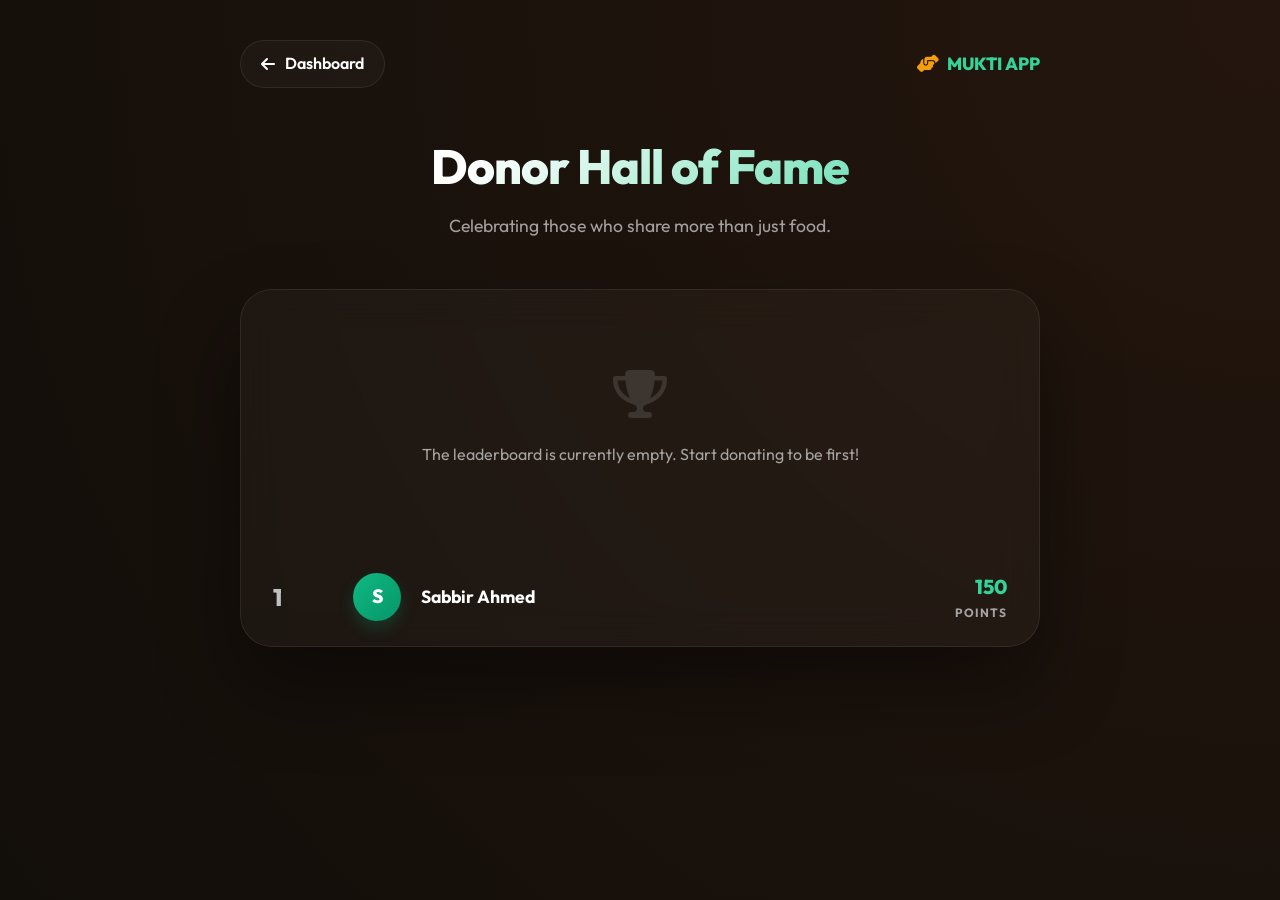
<file: MuktiApp/src/main/resources/templates/leaderboard.html>
<!DOCTYPE html>
<html lang="en" xmlns:th="http://www.thymeleaf.org">

<head>
    <meta charset="UTF-8">
    <meta name="viewport" content="width=device-width, initial-scale=1.0">
    <title>Leaderboard | MUKTI APP</title>
    <link rel="stylesheet" href="https://cdnjs.cloudflare.com/ajax/libs/font-awesome/6.4.0/css/all.min.css">
    <link
        href="https://fonts.googleapis.com/css2?family=Outfit:wght@300;400;500;600;700;800&family=Inter:wght@300;400;500;600;700&display=swap"
        rel="stylesheet">
    <meta name="user-phone" th:content="${session.user != null ? session.user.phone : ''}">
    <link th:href="@{/css/global.css}" rel="stylesheet">
    <style>
        :root {
            --primary: #10B981;
            --primary-light: #34D399;
            --primary-dark: #059669;
            --secondary: #F59E0B;
            --accent: #F97316;
            --dark: #0f172a;
            --glass-bg: rgba(255, 255, 255, 0.03);
            --glass-border: rgba(255, 255, 255, 0.08);
            --glass-blur: blur(20px);
            --text-main: #ffffff;
            --text-muted: rgba(255, 255, 255, 0.6);
            --radius-xl: 32px;
            --radius-lg: 20px;
            --radius-pill: 50px;
        }

        * {
            margin: 0;
            padding: 0;
            box-sizing: border-box;
            font-family: 'Outfit', 'Inter', sans-serif;
        }

        body {
            background: radial-gradient(circle at top right, #24160e, #120e0a);
            background-attachment: fixed;
            min-height: 100vh;
            color: var(--text-main);
            line-height: 1.6;
            padding: 40px 20px;
        }

        .container {
            max-width: 800px;
            margin: 0 auto;
            animation: fadeIn 0.8s ease;
        }

        @keyframes fadeIn {
            from {
                opacity: 0;
                transform: translateY(20px);
            }

            to {
                opacity: 1;
                transform: translateY(0);
            }
        }

        .header-nav {
            display: flex;
            align-items: center;
            justify-content: space-between;
            margin-bottom: 40px;
        }

        .back-btn {
            display: flex;
            align-items: center;
            gap: 10px;
            text-decoration: none;
            color: white;
            font-weight: 600;
            padding: 10px 20px;
            background: var(--glass-bg);
            border: 1px solid var(--glass-border);
            border-radius: var(--radius-pill);
            backdrop-filter: var(--glass-blur);
            transition: all 0.3s ease;
        }

        .back-btn:hover {
            background: rgba(255, 255, 255, 0.1);
            transform: translateX(-5px);
        }

        .leaderboard-title {
            text-align: center;
            margin-bottom: 48px;
        }

        .leaderboard-title h1 {
            font-size: 3rem;
            font-weight: 800;
            letter-spacing: -1px;
            margin-bottom: 8px;
            background: linear-gradient(135deg, white 30%, var(--primary-light) 100%);
            -webkit-background-clip: text;
            background-clip: text;
            -webkit-text-fill-color: transparent;
        }

        .leaderboard-title p {
            color: var(--text-muted);
            font-size: 1.1rem;
        }

        .leaderboard-list {
            background: var(--glass-bg);
            backdrop-filter: var(--glass-blur);
            -webkit-backdrop-filter: var(--glass-blur);
            border: 1px solid var(--glass-border);
            border-radius: var(--radius-xl);
            overflow: hidden;
            box-shadow: 0 40px 80px rgba(0, 0, 0, 0.4);
        }

        .donor-item {
            display: grid;
            grid-template-columns: 80px 1fr 100px;
            align-items: center;
            padding: 24px 32px;
            border-bottom: 1px solid var(--glass-border);
            transition: background 0.3s ease;
        }

        .donor-item:last-child {
            border-bottom: none;
        }

        .donor-item:hover {
            background: rgba(255, 255, 255, 0.02);
        }

        .rank {
            font-size: 1.5rem;
            font-weight: 800;
            color: var(--text-muted);
        }

        .donor-item:nth-child(1) .rank {
            color: #FFD700;
            font-size: 2rem;
        }

        /* Gold */
        .donor-item:nth-child(2) .rank {
            color: #C0C0C0;
        }

        /* Silver */
        .donor-item:nth-child(3) .rank {
            color: #CD7F32;
        }

        /* Bronze */

        .donor-info {
            display: flex;
            align-items: center;
            gap: 20px;
        }

        .avatar {
            width: 48px;
            height: 48px;
            background: linear-gradient(135deg, var(--primary) 0%, var(--primary-dark) 100%);
            border-radius: 50%;
            display: flex;
            align-items: center;
            justify-content: center;
            font-weight: 800;
            color: white;
            font-size: 1.2rem;
            box-shadow: 0 8px 16px rgba(16, 185, 129, 0.2);
        }

        .donor-name {
            font-weight: 700;
            font-size: 1.1rem;
            color: white;
        }

        .points-box {
            text-align: right;
        }

        .points-value {
            font-size: 1.25rem;
            font-weight: 800;
            color: var(--primary-light);
        }

        .points-label {
            font-size: 0.75rem;
            color: var(--text-muted);
            text-transform: uppercase;
            font-weight: 700;
            letter-spacing: 1px;
        }

        .empty-state {
            text-align: center;
            padding: 80px 40px;
            color: var(--text-muted);
        }

        .empty-state i {
            font-size: 3rem;
            margin-bottom: 24px;
            opacity: 0.2;
        }

        @media (max-width: 600px) {
            .donor-item {
                padding: 20px;
                grid-template-columns: 50px 1fr 80px;
            }

            .rank {
                font-size: 1.2rem;
            }

            .avatar {
                width: 40px;
                height: 40px;
                font-size: 1rem;
            }
        }
    </style>
</head>

<body>
    <script th:src="@{/js/global.js}"></script>
    <div class="container">
        <nav class="header-nav">
            <a th:href="@{/dashboard}" class="back-btn">
                <i class="fas fa-arrow-left"></i> <span data-en="Dashboard" data-bn="ড্যাশবোর্ড">Dashboard</span>
            </a>
            <div class="user-actions" style="display: flex; gap: 14px; align-items: center;">
                <div style="font-weight: 800; color: var(--primary-light); font-size: 1.1rem; display: flex; align-items: center; gap: 8px;">
                    <i class="fas fa-hands-helping" style="color: var(--secondary);"></i> MUKTI APP
                </div>
            </div>
        </nav>

        <div class="leaderboard-title">
            <h1>Donor Hall of Fame</h1>
            <p>Celebrating those who share more than just food.</p>
        </div>

        <div class="leaderboard-list">
            <div th:if="${#lists.isEmpty(topDonors)}" class="empty-state">
                <i class="fas fa-trophy"></i>
                <p>The leaderboard is currently empty. Start donating to be first!</p>
            </div>

            <div th:each="donor, iterStat : ${topDonors}" class="donor-item">
                <div class="rank" th:text="${iterStat.count}">1</div>
                <div class="donor-info">
                    <div class="avatar" th:text="${#strings.substring(donor.name, 0, 1)}">S</div>
                    <div>
                        <div class="donor-name" th:text="${donor.name}">Sabbir Ahmed</div>
                    </div>
                </div>
                <div class="points-box">
                    <div class="points-value" th:text="${donor.points}">150</div>
                    <div class="points-label">Points</div>
                </div>
            </div>
        </div>
    </div>
    <script th:src="@{/js/global.js}"></script>
</body>

</html>
</file>
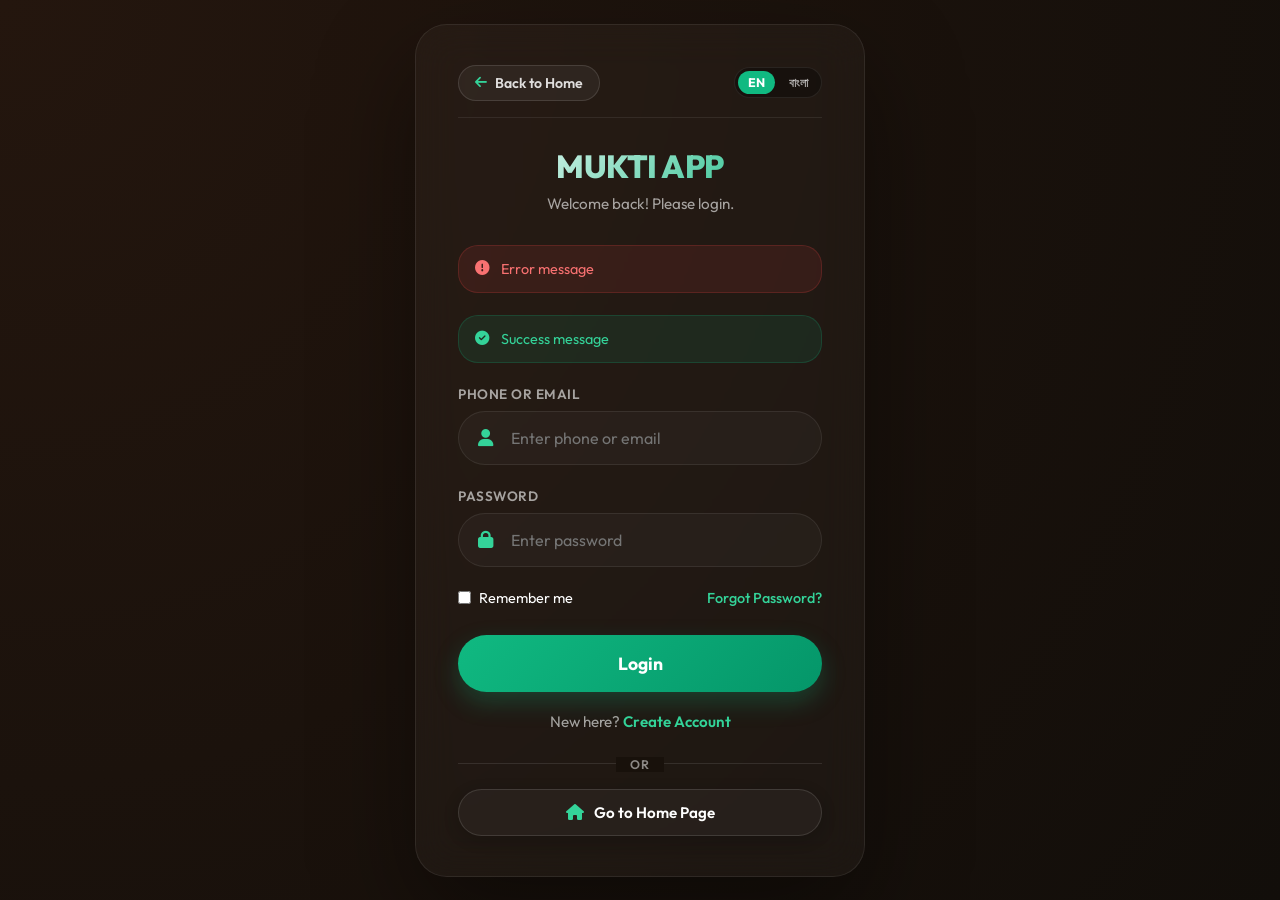
<file: MuktiApp/src/main/resources/templates/login.html>
<!DOCTYPE html>
<html lang="en" xmlns:th="http://www.thymeleaf.org">

<head>
    <meta charset="UTF-8">
    <meta name="viewport" content="width=device-width, initial-scale=1.0">
    <title>Login | MUKTI APP</title>
    <link rel="stylesheet" href="https://cdnjs.cloudflare.com/ajax/libs/font-awesome/6.4.0/css/all.min.css">
    <link
        href="https://fonts.googleapis.com/css2?family=Outfit:wght@300;400;500;600;700;800&family=Inter:wght@300;400;500;600;700&display=swap"
        rel="stylesheet">
    <link th:href="@{/css/global.css}" rel="stylesheet">
    <style>
        :root {
            --primary: #10B981;
            --primary-light: #34D399;
            --primary-dark: #059669;
            --secondary: #F59E0B;
            --accent: #F97316;
            --dark: #0f172a;
            --glass-bg: rgba(255, 255, 255, 0.03);
            --glass-border: rgba(255, 255, 255, 0.08);
            --glass-blur: blur(20px);
            --text-main: #ffffff;
            --text-muted: rgba(255, 255, 255, 0.6);
            --radius-xl: 32px;
            --radius-lg: 20px;
            --radius-pill: 50px;
        }

        * {
            margin: 0;
            padding: 0;
            box-sizing: border-box;
            font-family: 'Outfit', 'Inter', sans-serif;
        }

        body {
            background: radial-gradient(circle at top left, #24160e, #120e0a);
            background-attachment: fixed;
            min-height: 100vh;
            display: flex;
            align-items: center;
            justify-content: center;
            color: var(--text-main);
            padding: 20px;
        }

        .login-card {
            width: 100%;
            max-width: 450px;
            background: var(--glass-bg);
            backdrop-filter: var(--glass-blur);
            -webkit-backdrop-filter: var(--glass-blur);
            border: 1px solid var(--glass-border);
            border-radius: var(--radius-xl);
            padding: 40px 42px;
            box-shadow: 0 40px 100px rgba(0, 0, 0, 0.4);
            animation: fadeIn 0.8s ease;
            position: relative;
        }

        @keyframes fadeIn {
            from {
                opacity: 0;
                transform: translateY(20px);
            }

            to {
                opacity: 1;
                transform: translateY(0);
            }
        }

        /* Top Navigation Header inside Card */
        .login-top-nav {
            display: flex;
            justify-content: space-between;
            align-items: center;
            margin-bottom: 28px;
            padding-bottom: 16px;
            border-bottom: 1px solid rgba(255, 255, 255, 0.08);
        }

        .back-home-pill {
            display: inline-flex;
            align-items: center;
            gap: 8px;
            padding: 8px 16px;
            background: rgba(255, 255, 255, 0.05);
            border: 1px solid rgba(255, 255, 255, 0.12);
            border-radius: var(--radius-pill);
            color: rgba(255, 255, 255, 0.85);
            text-decoration: none;
            font-size: 0.88rem;
            font-weight: 600;
            transition: all 0.25s ease;
        }

        .back-home-pill:hover {
            background: rgba(16, 185, 129, 0.15);
            border-color: var(--primary-light);
            color: #ffffff;
            transform: translateX(-3px);
            box-shadow: 0 4px 15px rgba(16, 185, 129, 0.2);
        }

        .back-home-pill i {
            color: var(--primary-light);
            font-size: 0.85rem;
            transition: transform 0.2s;
        }

        .back-home-pill:hover i {
            transform: translateX(-2px);
        }

        .login-lang-box {
            display: flex;
            gap: 4px;
            background: rgba(0, 0, 0, 0.3);
            padding: 3px;
            border-radius: 20px;
            border: 1px solid rgba(255, 255, 255, 0.08);
        }

        .login-lang-btn {
            background: transparent;
            border: none;
            color: rgba(255, 255, 255, 0.6);
            padding: 4px 10px;
            font-size: 0.78rem;
            font-weight: 700;
            border-radius: 14px;
            cursor: pointer;
            transition: all 0.2s;
        }

        .login-lang-btn.active,
        .login-lang-btn:hover {
            background: var(--primary);
            color: white;
        }

        .header {
            text-align: center;
            margin-bottom: 32px;
        }

        .header h1 {
            font-size: 2rem;
            font-weight: 800;
            letter-spacing: -0.5px;
            margin-bottom: 8px;
            background: linear-gradient(135deg, #ffffff 0%, #10B981 100%);
            -webkit-background-clip: text;
            -webkit-text-fill-color: transparent;
        }

        .header p {
            color: var(--text-muted);
            font-size: 0.95rem;
        }

        .form-group {
            margin-bottom: 22px;
        }

        .form-label {
            display: block;
            margin-bottom: 8px;
            font-size: 0.85rem;
            font-weight: 600;
            color: var(--text-muted);
            text-transform: uppercase;
            letter-spacing: 0.5px;
        }

        .input-wrapper {
            position: relative;
        }

        .input-wrapper i {
            position: absolute;
            left: 20px;
            top: 50%;
            transform: translateY(-50%);
            color: var(--primary-light);
            font-size: 1.1rem;
        }

        .input-field {
            width: 100%;
            padding: 16px 20px 16px 52px;
            background: rgba(255, 255, 255, 0.03);
            border: 1px solid var(--glass-border);
            border-radius: var(--radius-pill);
            color: white;
            font-size: 1rem;
            outline: none;
            transition: all 0.3s ease;
        }

        .input-field:focus {
            background: rgba(255, 255, 255, 0.08);
            border-color: var(--primary-light);
        }

        .options {
            display: flex;
            justify-content: space-between;
            align-items: center;
            margin-bottom: 28px;
            font-size: 0.9rem;
        }

        .forgot {
            color: var(--primary-light);
            text-decoration: none;
            font-weight: 500;
            transition: color 0.2s;
        }

        .forgot:hover {
            color: white;
            text-decoration: underline;
        }

        .login-btn {
            width: 100%;
            padding: 17px;
            background: linear-gradient(135deg, var(--primary) 0%, var(--primary-dark) 100%);
            color: white;
            border: none;
            border-radius: var(--radius-pill);
            font-size: 1.1rem;
            font-weight: 700;
            cursor: pointer;
            transition: all 0.3s ease;
            box-shadow: 0 10px 25px rgba(16, 185, 129, 0.25);
            margin-bottom: 20px;
        }

        .login-btn:hover {
            transform: translateY(-2px);
            box-shadow: 0 15px 35px rgba(16, 185, 129, 0.35);
        }

        .footer {
            text-align: center;
            color: var(--text-muted);
            font-size: 0.95rem;
            margin-bottom: 4px;
        }

        .footer a {
            color: var(--primary-light);
            text-decoration: none;
            font-weight: 600;
            transition: color 0.2s;
        }

        .footer a:hover {
            color: #ffffff;
            text-decoration: underline;
        }

        /* Divider & Return to Home Button */
        .login-home-divider {
            position: relative;
            text-align: center;
            margin: 22px 0 16px;
        }

        .login-home-divider::before {
            content: '';
            position: absolute;
            top: 50%;
            left: 0;
            right: 0;
            height: 1px;
            background: rgba(255, 255, 255, 0.1);
        }

        .login-home-divider span {
            position: relative;
            background: #18110b;
            padding: 0 14px;
            color: rgba(255, 255, 255, 0.5);
            font-size: 0.78rem;
            text-transform: uppercase;
            letter-spacing: 0.8px;
            font-weight: 600;
        }

        .btn-return-home {
            display: flex;
            align-items: center;
            justify-content: center;
            gap: 10px;
            width: 100%;
            padding: 13px 20px;
            background: rgba(255, 255, 255, 0.04);
            border: 1px solid rgba(255, 255, 255, 0.12);
            border-radius: var(--radius-pill);
            color: #ffffff;
            text-decoration: none;
            font-size: 0.95rem;
            font-weight: 600;
            transition: all 0.25s ease;
            box-shadow: 0 4px 15px rgba(0, 0, 0, 0.2);
        }

        .btn-return-home:hover {
            background: rgba(16, 185, 129, 0.14);
            border-color: rgba(16, 185, 129, 0.4);
            color: var(--primary-light);
            transform: translateY(-2px);
            box-shadow: 0 8px 25px rgba(16, 185, 129, 0.2);
        }

        .btn-return-home i {
            color: var(--primary-light);
            font-size: 1rem;
        }

        .alert {
            padding: 14px 16px;
            border-radius: var(--radius-lg);
            margin-bottom: 22px;
            font-size: 0.9rem;
            display: flex;
            align-items: center;
            gap: 12px;
        }

        .alert-error {
            background: rgba(239, 68, 68, 0.1);
            color: #f87171;
            border: 1px solid rgba(239, 68, 68, 0.2);
        }

        .alert-success {
            background: rgba(16, 185, 129, 0.1);
            color: var(--primary-light);
            border: 1px solid rgba(16, 185, 129, 0.2);
        }
    </style>
</head>

<body>
    <script th:src="@{/js/global.js}"></script>
    <div class="login-card">
        <!-- Top Navigation Bar: Back to Home + Language Toggle -->
        <div class="login-top-nav">
            <a th:href="@{/}" class="back-home-pill" title="Back to Homepage / হোম পেজে ফিরে যান">
                <i class="fas fa-arrow-left"></i>
                <span data-en="Back to Home" data-bn="হোম পেজে ফিরুন">Back to Home</span>
            </a>
            <div class="login-lang-box">
                <button type="button" class="login-lang-btn" onclick="switchLoginLang('en')" id="lang-btn-en">EN</button>
                <button type="button" class="login-lang-btn" onclick="switchLoginLang('bn')" id="lang-btn-bn">বাংলা</button>
            </div>
        </div>

        <header class="header">
            <h1 data-en="MUKTI APP" data-bn="মুক্তি অ্যাপ">MUKTI APP</h1>
            <p data-en="Welcome back! Please login." data-bn="স্বাগতম! অনুগ্রহ করে লগইন করুন।">Welcome back! Please login.</p>
        </header>

        <div th:if="${error}" class="alert alert-error">
            <i class="fas fa-exclamation-circle"></i>
            <span th:text="${error}">Error message</span>
        </div>

        <div th:if="${success}" class="alert alert-success">
            <i class="fas fa-check-circle"></i>
            <span th:text="${success}">Success message</span>
        </div>

        <form th:action="@{/login}" method="post">
            <div class="form-group">
                <label class="form-label" data-en="Phone or Email" data-bn="ফোন অথবা ইমেইল">Phone or Email</label>
                <div class="input-wrapper">
                    <i class="fas fa-user"></i>
                    <input type="text" name="identifier" class="input-field" placeholder="Enter phone or email"
                        data-placeholder-en="Enter phone or email" data-placeholder-bn="ফোন অথবা ইমেইল লিখুন" required>
                </div>
            </div>

            <div class="form-group">
                <label class="form-label" data-en="Password" data-bn="পাসওয়ার্ড">Password</label>
                <div class="input-wrapper">
                    <i class="fas fa-lock"></i>
                    <input type="password" name="password" class="input-field" placeholder="Enter password"
                        data-placeholder-en="Enter password" data-placeholder-bn="পাসওয়ার্ড লিখুন" required>
                </div>
            </div>

            <div class="options">
                <label style="display: flex; align-items: center; gap: 8px; cursor: pointer;">
                    <input type="checkbox" name="remember">
                    <span data-en="Remember me" data-bn="আমাকে মনে রাখুন">Remember me</span>
                </label>
                <a th:href="@{/forgot}" class="forgot" data-en="Forgot Password?" data-bn="পাসওয়ার্ড ভুলে গেছেন?">Forgot Password?</a>
            </div>

            <button type="submit" class="login-btn" data-en="Login" data-bn="লগইন করুন">Login</button>
        </form>

        <div class="footer">
            <p><span data-en="New here?" data-bn="নতুন ব্যবহারকারী?">New here?</span> <a th:href="@{/register}" data-en="Create Account" data-bn="নতুন অ্যাকাউন্ট খুলুন">Create Account</a></p>
        </div>

        <!-- Go to Homepage Button -->
        <div class="login-home-divider">
            <span data-en="or" data-bn="অথবা">or</span>
        </div>

        <a th:href="@{/}" class="btn-return-home" title="Go to Home Page / হোম পেজে যান">
            <i class="fas fa-home"></i>
            <span data-en="Go to Home Page" data-bn="হোম পেজে ফিরে যান">Go to Home Page</span>
        </a>
    </div>

    <script>
        // Language switch helper
        function switchLoginLang(lang) {
            if (typeof window.setMuktiLanguage === 'function') {
                window.setMuktiLanguage(lang);
            } else {
                localStorage.setItem('mukti_lang', lang);
                location.reload();
            }
            updateLangButtons(lang);
        }

        function updateLangButtons(lang) {
            const currentLang = lang || localStorage.getItem('mukti_lang') || 'en';
            const enBtn = document.getElementById('lang-btn-en');
            const bnBtn = document.getElementById('lang-btn-bn');
            if (enBtn && bnBtn) {
                if (currentLang === 'bn') {
                    bnBtn.classList.add('active');
                    enBtn.classList.remove('active');
                } else {
                    enBtn.classList.add('active');
                    bnBtn.classList.remove('active');
                }
            }
        }

        // Ripple Effect
        function addRippleEffect() {
            const buttons = document.querySelectorAll('.login-btn, .btn-return-home');
            buttons.forEach(button => {
                button.addEventListener('click', function (e) {
                    const x = e.clientX - e.target.offsetLeft;
                    const y = e.clientY - e.target.offsetTop;
                    const ripple = document.createElement('span');
                    ripple.className = 'ripple';
                    ripple.style.left = `${x}px`;
                    ripple.style.top = `${y}px`;
                    this.appendChild(ripple);
                    setTimeout(() => ripple.remove(), 600);
                });
            });
        }

        // Initialize UI effects
        document.addEventListener('DOMContentLoaded', function () {
            updateLangButtons();

            // Ripple animation style
            const style = document.createElement('style');
            style.textContent = `
                .login-btn, .btn-return-home { position: relative; overflow: hidden; }
                .ripple {
                    position: absolute;
                    background: rgba(255, 255, 255, 0.3);
                    border-radius: 50%;
                    transform: translate(-50%, -50%);
                    pointer-events: none;
                    animation: ripple 0.6s linear;
                }
                @keyframes ripple {
                    from { width: 0; height: 0; opacity: 0.5; }
                    to { width: 400px; height: 400px; opacity: 0; }
                }
            `;
            document.head.appendChild(style);

            addRippleEffect();

            // Subtle card animation on mouse move
            const card = document.querySelector('.login-card');
            document.addEventListener('mousemove', function (e) {
                const xAxis = (window.innerWidth / 2 - e.pageX) / 80;
                const yAxis = (window.innerHeight / 2 - e.pageY) / 80;
                card.style.transform = `perspective(1000px) rotateY(${xAxis}deg) rotateX(${yAxis}deg)`;
            });

            document.addEventListener('mouseleave', function () {
                card.style.transform = 'perspective(1000px) rotateY(0deg) rotateX(0deg)';
            });
        });
    </script>
</body>

</html>
</file>
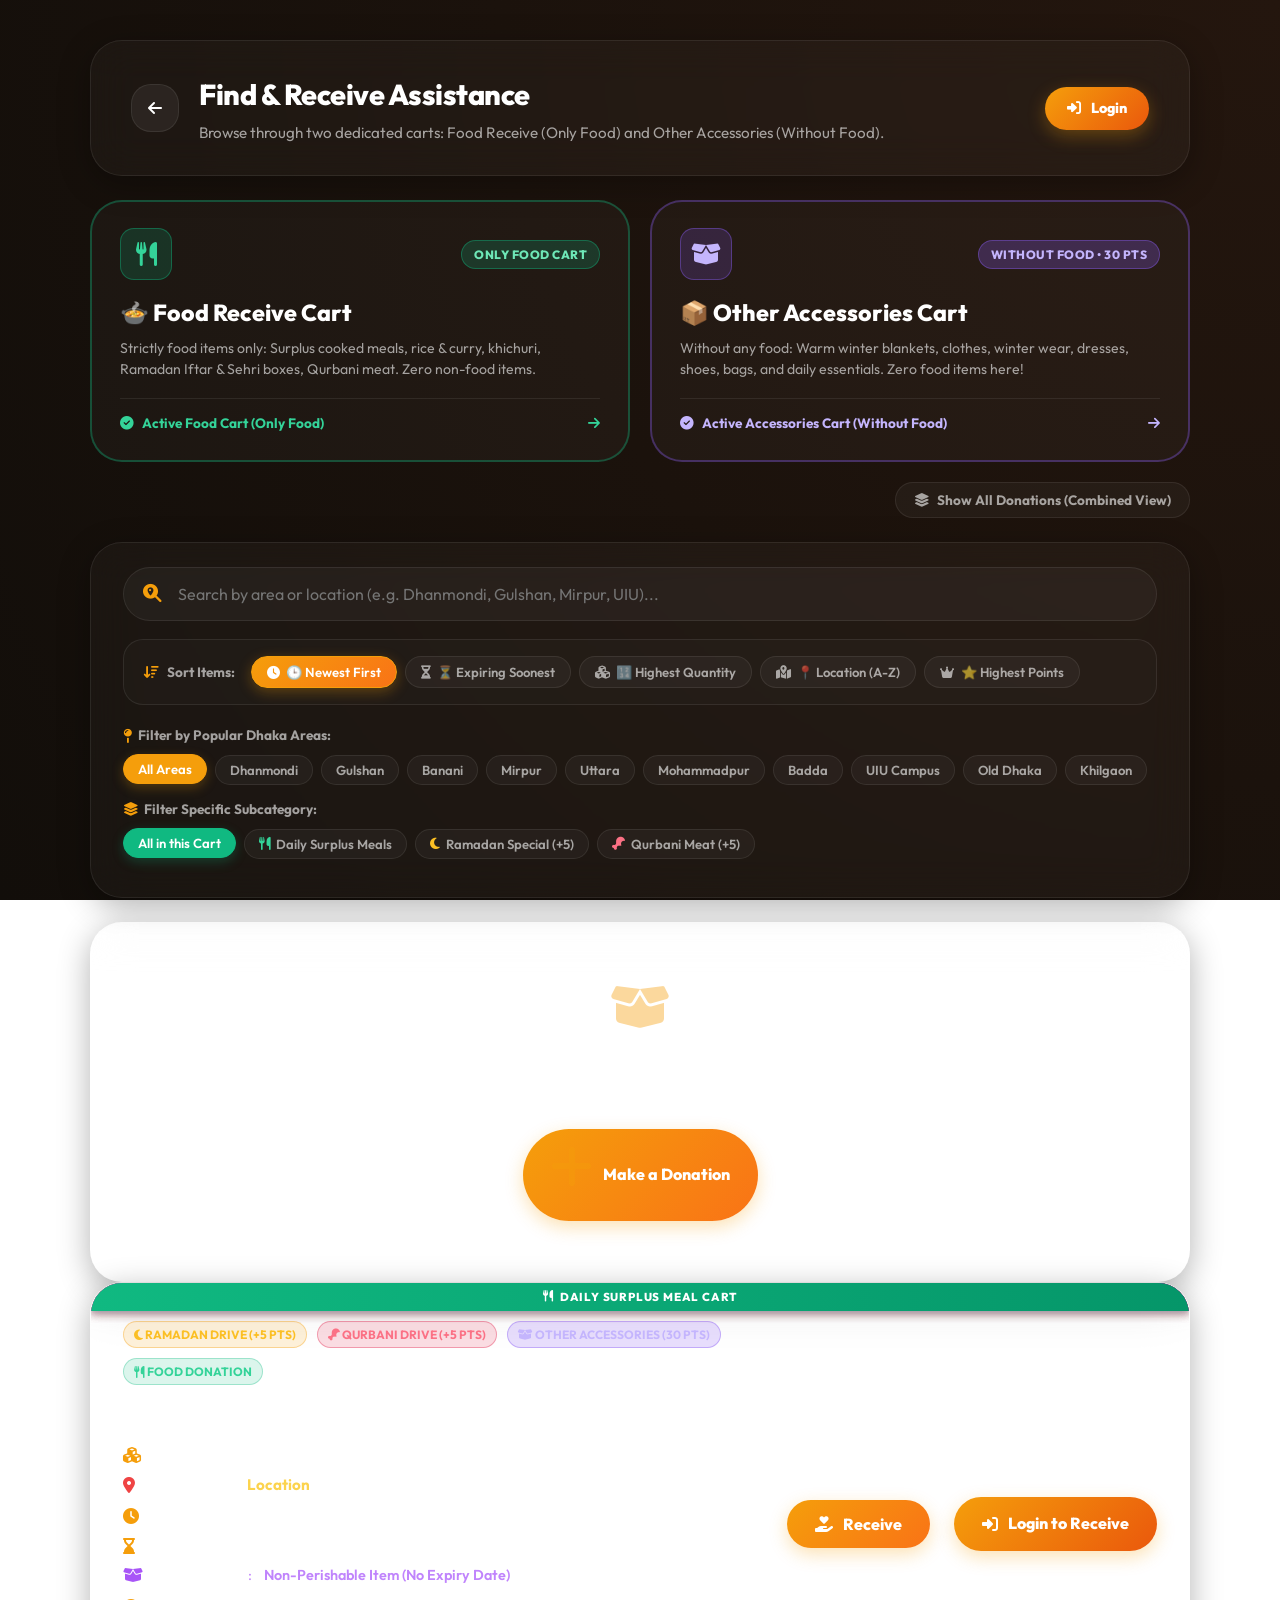
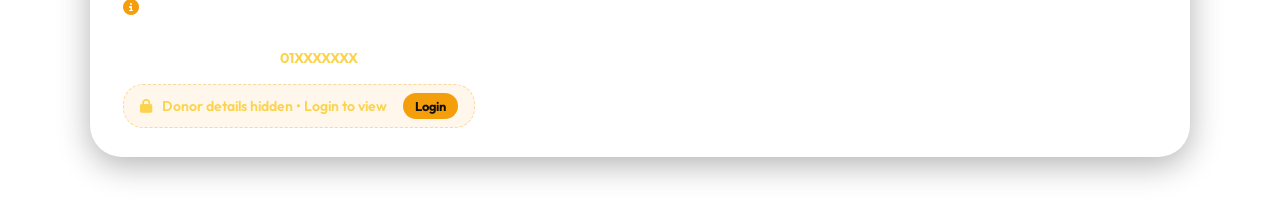
<file: MuktiApp/src/main/resources/templates/receive.html>
<!DOCTYPE html>
<html lang="en" xmlns:th="http://www.thymeleaf.org">

<head>
    <meta charset="UTF-8">
    <meta name="viewport" content="width=device-width, initial-scale=1.0">
    <title>Receive Assistance & Carts | MUKTI APP</title>
    <link rel="stylesheet" href="https://cdnjs.cloudflare.com/ajax/libs/font-awesome/6.4.0/css/all.min.css">
    <link
        href="https://fonts.googleapis.com/css2?family=Outfit:wght@300;400;500;600;700;800&family=Inter:wght@300;400;500;600;700&display=swap"
        rel="stylesheet">
    <meta name="user-phone" th:content="${session.user != null ? session.user.phone : ''}">
    <link th:href="@{/css/global.css}" rel="stylesheet">
    <style>
        :root {
            --primary: #10B981;
            --primary-light: #34D399;
            --primary-dark: #059669;
            --secondary: #F59E0B;
            --secondary-light: #FCD34D;
            --accent: #F97316;
            --purple: #8B5CF6;
            --purple-light: #C4B5FD;
            --dark: #0f172a;
            --glass-bg: rgba(255, 255, 255, 0.03);
            --glass-border: rgba(255, 255, 255, 0.08);
            --glass-blur: blur(20px);
            --text-main: #ffffff;
            --text-muted: rgba(255, 255, 255, 0.6);
            --radius-xl: 32px;
            --radius-lg: 20px;
            --radius-pill: 50px;
        }

        * {
            margin: 0;
            padding: 0;
            box-sizing: border-box;
            font-family: 'Outfit', 'Inter', sans-serif;
        }

        body {
            background: radial-gradient(circle at top right, #24160e, #120e0a);
            background-attachment: fixed;
            min-height: 100vh;
            color: var(--text-main);
            line-height: 1.6;
            padding: 40px 20px;
        }

        .container {
            max-width: 1100px;
            margin: 0 auto;
        }

        .glass-panel {
            background: var(--glass-bg);
            backdrop-filter: var(--glass-blur);
            -webkit-backdrop-filter: var(--glass-blur);
            border: 1px solid var(--glass-border);
            border-radius: var(--radius-xl);
            box-shadow: 0 8px 32px 0 rgba(0, 0, 0, 0.3);
        }

        /* Header */
        .header {
            padding: 30px 40px;
            margin-bottom: 24px;
            display: flex;
            align-items: center;
            justify-content: space-between;
            gap: 20px;
        }

        .header-left {
            display: flex;
            align-items: center;
            gap: 20px;
        }

        .back-btn {
            width: 48px;
            height: 48px;
            background: rgba(255, 255, 255, 0.06);
            border-radius: var(--radius-lg);
            display: flex;
            align-items: center;
            justify-content: center;
            text-decoration: none;
            color: white;
            transition: all 0.3s ease;
            border: 1px solid var(--glass-border);
        }

        .back-btn:hover {
            background: rgba(255, 255, 255, 0.12);
            transform: translateX(-4px);
        }

        .header-content h1 {
            font-size: 1.8rem;
            font-weight: 800;
            letter-spacing: -0.5px;
            margin-bottom: 4px;
        }

        .header-content p {
            color: var(--text-muted);
            font-size: 0.95rem;
        }

        .header-right-actions {
            display: flex;
            align-items: center;
            gap: 12px;
        }

        /* 2 Distinct Receive Carts Hero Grid (food receive vs other receive 2 diffrent cart) */
        .receive-carts-hero {
            display: grid;
            grid-template-columns: 1fr 1fr;
            gap: 20px;
            margin-bottom: 20px;
        }

        .cart-switch-card {
            padding: 26px 28px;
            border-radius: var(--radius-xl);
            background: rgba(255, 255, 255, 0.03);
            border: 2px solid var(--glass-border);
            cursor: pointer;
            transition: all 0.35s cubic-bezier(0.16, 1, 0.3, 1);
            position: relative;
            overflow: hidden;
            display: flex;
            flex-direction: column;
            justify-content: space-between;
        }

        .cart-switch-card:hover {
            transform: translateY(-4px);
        }

        .cart-switch-card.food-receive-cart {
            border-color: rgba(16, 185, 129, 0.35);
        }
        .cart-switch-card.food-receive-cart:hover,
        .cart-switch-card.food-receive-cart.active {
            border-color: #10b981;
            background: radial-gradient(circle at top right, rgba(16, 185, 129, 0.22), rgba(5, 150, 105, 0.1), rgba(10, 18, 14, 0.95));
            box-shadow: 0 12px 32px rgba(16, 185, 129, 0.3);
        }

        .cart-switch-card.other-receive-cart {
            border-color: rgba(139, 92, 246, 0.35);
        }
        .cart-switch-card.other-receive-cart:hover,
        .cart-switch-card.other-receive-cart.active {
            border-color: #8b5cf6;
            background: radial-gradient(circle at top right, rgba(139, 92, 246, 0.22), rgba(109, 40, 217, 0.1), rgba(16, 10, 24, 0.95));
            box-shadow: 0 12px 32px rgba(139, 92, 246, 0.3);
        }

        .cs-top {
            display: flex;
            justify-content: space-between;
            align-items: center;
            margin-bottom: 14px;
        }

        .cs-icon {
            width: 52px;
            height: 52px;
            border-radius: 14px;
            display: flex;
            align-items: center;
            justify-content: center;
            font-size: 1.5rem;
        }

        .food-icon {
            background: rgba(16, 185, 129, 0.18);
            color: var(--primary-light);
            border: 1px solid rgba(16, 185, 129, 0.4);
        }

        .other-icon {
            background: rgba(139, 92, 246, 0.18);
            color: var(--purple-light);
            border: 1px solid rgba(139, 92, 246, 0.4);
        }

        .cs-badge {
            padding: 4px 12px;
            border-radius: var(--radius-pill);
            font-size: 0.75rem;
            font-weight: 800;
            letter-spacing: 0.5px;
            text-transform: uppercase;
        }

        .food-pill {
            background: rgba(16, 185, 129, 0.2);
            color: #6ee7b7;
            border: 1px solid rgba(16, 185, 129, 0.4);
        }

        .other-pill {
            background: rgba(139, 92, 246, 0.25);
            color: #c4b5fd;
            border: 1px solid rgba(139, 92, 246, 0.4);
        }

        .cs-title {
            font-size: 1.45rem;
            font-weight: 800;
            color: white;
            margin-bottom: 6px;
        }

        .cs-desc {
            font-size: 0.88rem;
            color: var(--text-muted);
            line-height: 1.5;
            margin-bottom: 18px;
        }

        .cs-footer {
            display: flex;
            justify-content: space-between;
            align-items: center;
            font-size: 0.85rem;
            font-weight: 700;
            padding-top: 14px;
            border-top: 1px solid var(--glass-border);
        }

        .cs-indicator {
            display: flex;
            align-items: center;
            gap: 8px;
        }

        .all-donations-bar {
            display: flex;
            justify-content: flex-end;
            margin-bottom: 24px;
        }

        .all-donations-pill {
            padding: 8px 18px;
            background: rgba(255, 255, 255, 0.04);
            border: 1px solid var(--glass-border);
            border-radius: var(--radius-pill);
            color: var(--text-muted);
            font-size: 0.85rem;
            font-weight: 700;
            cursor: pointer;
            transition: all 0.2s ease;
            display: inline-flex;
            align-items: center;
            gap: 8px;
        }

        .all-donations-pill:hover,
        .all-donations-pill.active {
            background: var(--secondary);
            color: #120e0a;
            border-color: var(--secondary);
            box-shadow: 0 4px 14px rgba(245, 158, 11, 0.3);
        }

        /* Filter Controls */
        .filter-section {
            padding: 24px 32px;
            margin-bottom: 24px;
        }

        .search-wrapper {
            position: relative;
            margin-bottom: 18px;
        }

        .search-wrapper i {
            position: absolute;
            left: 20px;
            top: 50%;
            transform: translateY(-50%);
            color: var(--secondary);
            font-size: 1.15rem;
        }

        .search-input {
            width: 100%;
            padding: 16px 20px 16px 54px;
            background: rgba(255, 255, 255, 0.04);
            border: 1px solid var(--glass-border);
            border-radius: var(--radius-pill);
            color: white;
            font-size: 1rem;
            outline: none;
            transition: all 0.3s ease;
        }

        .search-input:focus {
            background: rgba(255, 255, 255, 0.08);
            border-color: var(--secondary);
            box-shadow: 0 0 0 3px rgba(245, 158, 11, 0.2);
        }

        /* Sorting Bar Styles (Shorting items) */
        .sort-wrapper {
            margin-bottom: 20px;
            padding: 16px 20px;
            background: rgba(255, 255, 255, 0.02);
            border-radius: var(--radius-lg);
            border: 1px solid var(--glass-border);
            display: flex;
            align-items: center;
            gap: 16px;
            flex-wrap: wrap;
        }

        .sort-title {
            font-size: 0.85rem;
            font-weight: 700;
            color: var(--text-muted);
            display: flex;
            align-items: center;
            gap: 8px;
            white-space: nowrap;
        }

        .sort-chips-grid {
            display: flex;
            gap: 8px;
            flex-wrap: wrap;
        }

        .sort-chip-btn {
            padding: 7px 15px;
            border-radius: var(--radius-pill);
            background: rgba(255, 255, 255, 0.04);
            border: 1px solid var(--glass-border);
            color: var(--text-muted);
            font-size: 0.82rem;
            font-weight: 600;
            cursor: pointer;
            transition: all 0.2s ease;
            display: inline-flex;
            align-items: center;
            gap: 6px;
        }

        .sort-chip-btn:hover {
            background: rgba(255, 255, 255, 0.08);
            color: white;
            transform: translateY(-1px);
        }

        .sort-chip-btn.active {
            background: linear-gradient(135deg, var(--secondary) 0%, var(--accent) 100%);
            color: white;
            border-color: var(--secondary);
            box-shadow: 0 4px 14px rgba(245, 158, 11, 0.3);
        }

        .filter-label {
            font-size: 0.85rem;
            font-weight: 700;
            color: var(--text-muted);
            margin-bottom: 8px;
            display: flex;
            align-items: center;
            gap: 6px;
        }

        .chips-row {
            display: flex;
            flex-wrap: wrap;
            gap: 8px;
            margin-bottom: 14px;
        }

        .chip-btn {
            padding: 6px 14px;
            background: rgba(255, 255, 255, 0.04);
            border: 1px solid var(--glass-border);
            border-radius: var(--radius-pill);
            color: var(--text-muted);
            font-size: 0.82rem;
            font-weight: 600;
            cursor: pointer;
            transition: all 0.2s ease;
            display: inline-flex;
            align-items: center;
            gap: 6px;
        }

        .chip-btn:hover,
        .chip-btn.active {
            background: var(--secondary);
            color: white;
            border-color: var(--secondary);
            box-shadow: 0 4px 12px rgba(245, 158, 11, 0.25);
            transform: translateY(-1px);
        }

        .chip-btn.cat-btn.active {
            background: var(--primary);
            border-color: var(--primary);
            box-shadow: 0 4px 12px rgba(16, 185, 129, 0.25);
        }

        /* Food List Cards (Alada Carts) */
        .food-card {
            padding: 38px 32px 28px;
            margin-bottom: 24px;
            display: flex;
            justify-content: space-between;
            align-items: center;
            gap: 24px;
            position: relative;
            overflow: hidden;
            transition: all 0.3s ease;
        }

        .food-card:hover {
            transform: translateY(-4px);
            box-shadow: 0 16px 36px rgba(0, 0, 0, 0.45);
        }

        /* Cart Variants */
        .food-card.cart-ramadan {
            border: 2px solid rgba(245, 158, 11, 0.5);
            background: radial-gradient(circle at top right, rgba(245, 158, 11, 0.15), rgba(16, 185, 129, 0.06), rgba(18, 14, 10, 0.95));
            box-shadow: 0 6px 20px rgba(245, 158, 11, 0.15);
        }
        .food-card.cart-ramadan:hover {
            border-color: #fbbf24;
            box-shadow: 0 16px 40px rgba(245, 158, 11, 0.35);
        }

        .food-card.cart-qurbani {
            border: 2px solid rgba(225, 29, 72, 0.5);
            background: radial-gradient(circle at top right, rgba(225, 29, 72, 0.15), rgba(20, 10, 12, 0.95));
            box-shadow: 0 6px 20px rgba(225, 29, 72, 0.15);
        }
        .food-card.cart-qurbani:hover {
            border-color: #fb7185;
            box-shadow: 0 16px 40px rgba(225, 29, 72, 0.35);
        }

        .food-card.cart-blanket {
            border: 2px solid rgba(139, 92, 246, 0.5);
            background: radial-gradient(circle at top right, rgba(139, 92, 246, 0.15), rgba(15, 10, 25, 0.95));
            box-shadow: 0 6px 20px rgba(139, 92, 246, 0.15);
        }
        .food-card.cart-blanket:hover {
            border-color: #c4b5fd;
            box-shadow: 0 16px 40px rgba(139, 92, 246, 0.35);
        }

        .food-card.cart-regular {
            border: 1px solid rgba(16, 185, 129, 0.35);
            background: radial-gradient(circle at top right, rgba(16, 185, 129, 0.1), rgba(10, 20, 15, 0.95));
        }
        .food-card.cart-regular:hover {
            border-color: #34d399;
            box-shadow: 0 16px 40px rgba(16, 185, 129, 0.3);
        }

        /* Top Cart Ribbon Strip */
        .card-cart-ribbon {
            position: absolute;
            top: 0;
            left: 0;
            right: 0;
            padding: 5px 14px;
            font-size: 0.72rem;
            font-weight: 800;
            text-transform: uppercase;
            letter-spacing: 0.8px;
            display: flex;
            align-items: center;
            justify-content: center;
            gap: 6px;
        }

        .ribbon-ramadan {
            background: linear-gradient(90deg, #f59e0b, #d97706);
            color: #120e0a;
            box-shadow: 0 2px 10px rgba(245, 158, 11, 0.4);
        }
        .ribbon-qurbani {
            background: linear-gradient(90deg, #e11d48, #be123c);
            color: white;
            box-shadow: 0 2px 10px rgba(225, 29, 72, 0.4);
        }
        .ribbon-blanket {
            background: linear-gradient(90deg, #8b5cf6, #6d28d9);
            color: white;
            box-shadow: 0 2px 10px rgba(139, 92, 246, 0.4);
        }
        .ribbon-regular {
            background: linear-gradient(90deg, #10b981, #059669);
            color: white;
            box-shadow: 0 2px 10px rgba(16, 185, 129, 0.3);
        }

        .food-info {
            flex: 1;
        }

        .card-top-tags {
            display: flex;
            align-items: center;
            gap: 10px;
            margin-bottom: 10px;
            flex-wrap: wrap;
        }

        .campaign-indicator {
            padding: 3px 10px;
            border-radius: var(--radius-pill);
            font-size: 0.75rem;
            font-weight: 700;
            text-transform: uppercase;
        }

        .ci-regular { background: rgba(16, 185, 129, 0.15); color: var(--primary-light); border: 1px solid rgba(16, 185, 129, 0.3); }
        .ci-ramadan { background: rgba(245, 158, 11, 0.15); color: #fbbf24; border: 1px solid rgba(245, 158, 11, 0.35); }
        .ci-qurbani { background: rgba(225, 29, 72, 0.15); color: #fb7185; border: 1px solid rgba(225, 29, 72, 0.35); }
        .ci-blanket { background: rgba(139, 92, 246, 0.2); color: #c4b5fd; border: 1px solid rgba(139, 92, 246, 0.4); }

        .food-name-tag {
            font-size: 1.4rem;
            font-weight: 800;
            color: white;
            margin-bottom: 12px;
            display: block;
        }

        .food-info p {
            margin-bottom: 6px;
            display: flex;
            align-items: center;
            gap: 12px;
            font-size: 0.95rem;
            color: var(--text-main);
        }

        .food-info p i {
            width: 20px;
            color: var(--secondary);
            font-size: 1rem;
        }

        .food-info b {
            color: var(--text-muted);
            font-weight: 600;
            font-size: 0.85rem;
            text-transform: uppercase;
            min-width: 80px;
        }

        .donor-info {
            margin-top: 14px;
            padding-top: 14px;
            border-top: 1px solid var(--glass-border);
            display: flex;
            gap: 20px;
            flex-wrap: wrap;
        }

        .donor-detail {
            font-size: 0.88rem;
            color: var(--text-muted);
            display: flex;
            align-items: center;
            gap: 8px;
        }

        .donor-detail a {
            color: var(--secondary-light);
            text-decoration: none;
            font-weight: 700;
        }

        .donor-locked-badge {
            margin-top: 14px;
            padding: 8px 16px;
            background: rgba(245, 158, 11, 0.08);
            border: 1px dashed rgba(245, 158, 11, 0.35);
            border-radius: var(--radius-lg);
            display: inline-flex;
            align-items: center;
            gap: 10px;
            color: var(--secondary-light);
            font-size: 0.88rem;
            font-weight: 600;
        }

        .mini-login-link {
            background: var(--secondary);
            color: #120e0a !important;
            padding: 3px 12px;
            border-radius: var(--radius-pill);
            font-weight: 700;
            font-size: 0.8rem;
            text-decoration: none;
            transition: all 0.2s ease;
            margin-left: 6px;
            display: inline-block;
        }

        .mini-login-link:hover {
            background: var(--secondary-light);
            transform: scale(1.05);
        }

        .receive-btn {
            background: linear-gradient(135deg, var(--secondary) 0%, var(--accent) 100%);
            color: white;
            border: none;
            padding: 14px 28px;
            border-radius: var(--radius-pill);
            cursor: pointer;
            font-weight: 800;
            font-size: 1rem;
            display: flex;
            align-items: center;
            gap: 10px;
            transition: all 0.3s ease;
            box-shadow: 0 6px 18px rgba(245, 158, 11, 0.3);
            white-space: nowrap;
            text-decoration: none;
        }

        .receive-btn:hover:not(:disabled) {
            transform: scale(1.04);
            box-shadow: 0 10px 24px rgba(245, 158, 11, 0.45);
        }

        .receive-btn:disabled {
            background: rgba(255, 255, 255, 0.1);
            color: var(--text-muted);
            cursor: not-allowed;
            box-shadow: none;
        }

        .receive-btn.login-btn {
            background: linear-gradient(135deg, #f59e0b 0%, #ea580c 100%);
        }

        .cart-ramadan .receive-btn:not(.login-btn) {
            background: linear-gradient(135deg, #f59e0b, #d97706);
            color: #120e0a;
            font-weight: 800;
        }
        .cart-qurbani .receive-btn:not(.login-btn) {
            background: linear-gradient(135deg, #e11d48, #be123c);
            color: white;
        }
        .cart-blanket .receive-btn:not(.login-btn) {
            background: linear-gradient(135deg, #8b5cf6, #6d28d9);
            color: white;
        }
        .cart-regular .receive-btn:not(.login-btn) {
            background: linear-gradient(135deg, #10b981, #059669);
            color: white;
        }

        .empty-state {
            text-align: center;
            padding: 60px 20px;
            color: var(--text-muted);
        }

        .empty-state i {
            font-size: 3rem;
            margin-bottom: 16px;
            color: var(--secondary);
            opacity: 0.4;
        }

        @media (max-width: 768px) {
            .receive-carts-hero {
                grid-template-columns: 1fr;
            }
            .food-card {
                flex-direction: column;
                align-items: stretch;
            }
            .receive-btn {
                width: 100%;
                justify-content: center;
            }
        }
    </style>
</head>

<body>
    <div class="container">
        <!-- Header -->
        <header class="header glass-panel">
            <div class="header-left">
                <a th:href="${session.user != null ? '/dashboard' : '/'}" class="back-btn" title="Back"><i class="fas fa-arrow-left"></i></a>
                <div class="header-content">
                    <h1 data-en="Find & Receive Assistance" data-bn="খাবার ও সামগ্রী সংগ্রহ">Find & Receive Assistance</h1>
                    <p data-en="Browse through two dedicated carts: Food Receive (Only Food) and Other Accessories (Without Food)." data-bn="দুটি ভিন্ন কার্ট থেকে পছন্দ করুন: খাবার গ্রহণ (শুধুমাত্র খাদ্য) এবং অন্যান্য সামগ্রী (খাবার ছাড়া)।">
                        Browse through two dedicated carts: Food Receive (Only Food) and Other Accessories (Without Food).
                    </p>
                </div>
            </div>

            <div class="header-right-actions">
                <a th:if="${session.user == null}" th:href="@{/login}" class="receive-btn login-btn" style="padding: 10px 22px; font-size: 0.9rem;">
                    <i class="fas fa-sign-in-alt"></i> <span data-en="Login" data-bn="লগইন">Login</span>
                </a>
            </div>
        </header>

        <!-- 2 Distinct Receive Carts: Food Receive vs Other Accessories Receive -->
        <div class="receive-carts-hero">
            <!-- 1. FOOD RECEIVE CART (ONLY FOOD) -->
            <div class="cart-switch-card food-receive-cart" th:classappend="${selectedType == 'FOOD' || selectedType == null ? 'active' : ''}" data-type="FOOD">
                <div class="cs-top">
                    <div class="cs-icon food-icon"><i class="fas fa-utensils"></i></div>
                    <span class="cs-badge food-pill" data-en="ONLY FOOD CART" data-bn="শুধুমাত্র খাদ্য কার্ট">ONLY FOOD CART</span>
                </div>
                <h2 class="cs-title" data-en="🍲 Food Receive Cart" data-bn="🍲 খাবার গ্রহণ কার্ট">🍲 Food Receive Cart</h2>
                <p class="cs-desc" data-en="Strictly food items only: Surplus cooked meals, rice & curry, khichuri, Ramadan Iftar & Sehri boxes, Qurbani meat. Zero non-food items." data-bn="শুধুমাত্র খাদ্য সামগ্রী: রান্না করা উদ্বৃত্ত খাবার, খিচুড়ি, বিরিয়ানি, রমজানের ইফতার ও সেহরি, কোরবানি গোশত। কোনো খাবার ছাড়া সামগ্রী নয়।">
                    Strictly food items only: Surplus cooked meals, rice & curry, khichuri, Ramadan Iftar & Sehri boxes, Qurbani meat. Zero non-food items.
                </p>
                <div class="cs-footer">
                    <span class="cs-indicator" style="color: var(--primary-light);"><i class="fas fa-check-circle"></i> <span data-en="Active Food Cart (Only Food)" data-bn="সক্রিয় খাদ্য কার্ট (শুধুমাত্র খাবার)">Active Food Cart (Only Food)</span></span>
                    <i class="fas fa-arrow-right" style="color: var(--primary-light);"></i>
                </div>
            </div>

            <!-- 2. OTHER ACCESSORIES RECEIVE CART (WITHOUT FOOD) -->
            <div class="cart-switch-card other-receive-cart" th:classappend="${selectedType == 'OTHERS' || selectedType == 'OTHER_ACCESSORIES' ? 'active' : ''}" data-type="OTHERS">
                <div class="cs-top">
                    <div class="cs-icon other-icon"><i class="fas fa-box-open"></i></div>
                    <span class="cs-badge other-pill" data-en="WITHOUT FOOD • 30 PTS" data-bn="খাবার ছাড়া • ৩০ পয়েন্ট">WITHOUT FOOD • 30 PTS</span>
                </div>
                <h2 class="cs-title" data-en="📦 Other Accessories Cart" data-bn="📦 অন্যান্য সামগ্রী কার্ট">📦 Other Accessories Cart</h2>
                <p class="cs-desc" data-en="Without any food: Warm winter blankets, clothes, winter wear, dresses, shoes, bags, and daily essentials. Zero food items here!" data-bn="খাবার ছাড়া সামগ্রী: শীতের কম্বল, শীতবস্ত্র, পরিধেয় পোশাক, জামা, জুতো, স্কুল ব্যাগ ও প্রয়োজনীয় জিনিস। এখানে কোনো খাবার নয়!">
                    Without any food: Warm winter blankets, clothes, winter wear, dresses, shoes, bags, and daily essentials. Zero food items here!
                </p>
                <div class="cs-footer">
                    <span class="cs-indicator" style="color: var(--purple-light);"><i class="fas fa-check-circle"></i> <span data-en="Active Accessories Cart (Without Food)" data-bn="সক্রিয় সামগ্রী কার্ট (খাবার ছাড়া)">Active Accessories Cart (Without Food)</span></span>
                    <i class="fas fa-arrow-right" style="color: var(--purple-light);"></i>
                </div>
            </div>
        </div>

        <!-- Optional All Donations View Link -->
        <div class="all-donations-bar">
            <button type="button" class="all-donations-pill" th:classappend="${selectedType == 'ALL' ? 'active' : ''}" data-type="ALL">
                <i class="fas fa-layer-group"></i> <span data-en="Show All Donations (Combined View)" data-bn="একত্রে সকল অনুদান দেখুন">Show All Donations (Combined View)</span>
            </button>
        </div>

        <!-- Area, Sorting & Category Filters Section -->
        <div class="filter-section glass-panel">
            <!-- Search bar -->
            <div class="search-wrapper">
                <i class="fas fa-search-location"></i>
                <input type="text" id="locationSearch" class="search-input"
                    placeholder="Search by area or location (e.g. Dhanmondi, Gulshan, Mirpur, UIU)..."
                    data-placeholder-en="Search by area or location (e.g. Dhanmondi, Gulshan, Mirpur, UIU)..."
                    data-placeholder-bn="এলাকা দিয়ে খুঁজুন (যেমন: ধানমন্ডি, গুলশান, মিরপুর, ইউআইইউ)...">
            </div>

            <!-- Sorting Bar (Shorting Items) -->
            <div class="sort-wrapper">
                <div class="sort-title">
                    <i class="fas fa-sort-amount-down" style="color: var(--secondary);"></i>
                    <span data-en="Sort Items:" data-bn="আইটেম সাজান (বাছাই):">Sort Items:</span>
                </div>
                <div class="sort-chips-grid" id="sortChips">
                    <button type="button" class="sort-chip-btn active" data-sort="NEWEST">
                        <i class="fas fa-clock"></i> <span data-en="🕒 Newest First" data-bn="🕒 নতুন সংযোজন আগে">🕒 Newest First</span>
                    </button>
                    <button type="button" class="sort-chip-btn" data-sort="EXPIRING">
                        <i class="fas fa-hourglass-half"></i> <span data-en="⏳ Expiring Soonest" data-bn="⏳ মেয়াদ আগে শেষ হবে">⏳ Expiring Soonest</span>
                    </button>
                    <button type="button" class="sort-chip-btn" data-sort="QTY_DESC">
                        <i class="fas fa-cubes"></i> <span data-en="🔢 Highest Quantity" data-bn="🔢 বেশি পরিমাণ আগে">🔢 Highest Quantity</span>
                    </button>
                    <button type="button" class="sort-chip-btn" data-sort="LOCATION">
                        <i class="fas fa-map-marked-alt"></i> <span data-en="📍 Location (A-Z)" data-bn="📍 এলাকা অনুযায়ী (A-Z)">📍 Location (A-Z)</span>
                    </button>
                    <button type="button" class="sort-chip-btn" data-sort="POINTS">
                        <i class="fas fa-crown"></i> <span data-en="⭐ Highest Points" data-bn="⭐ বেশি পয়েন্ট আগে">⭐ Highest Points</span>
                    </button>
                </div>
            </div>

            <!-- Quick Area Chips -->
            <div class="filter-label" data-en="Filter by Popular Dhaka Areas:" data-bn="জনপ্রিয় এলাকা অনুযায়ী ফিল্টার:">
                <i class="fas fa-map-pin" style="color: var(--secondary);"></i> Filter by Popular Dhaka Areas:
            </div>
            <div class="chips-row" id="areaChips">
                <button type="button" class="chip-btn active" data-area="ALL">
                    <span data-en="All Areas" data-bn="সকল এলাকা">All Areas</span>
                </button>
                <button type="button" class="chip-btn" data-area="Dhanmondi">Dhanmondi</button>
                <button type="button" class="chip-btn" data-area="Gulshan">Gulshan</button>
                <button type="button" class="chip-btn" data-area="Banani">Banani</button>
                <button type="button" class="chip-btn" data-area="Mirpur">Mirpur</button>
                <button type="button" class="chip-btn" data-area="Uttara">Uttara</button>
                <button type="button" class="chip-btn" data-area="Mohammadpur">Mohammadpur</button>
                <button type="button" class="chip-btn" data-area="Badda">Badda</button>
                <button type="button" class="chip-btn" data-area="UIU">UIU Campus</button>
                <button type="button" class="chip-btn" data-area="Old Dhaka">Old Dhaka</button>
                <button type="button" class="chip-btn" data-area="Khilgaon">Khilgaon</button>
            </div>

            <!-- Dynamic Category Filter Chips -->
            <div class="filter-label" id="categoryFilterLabel" data-en="Filter Specific Subcategory:" data-bn="নির্দিষ্ট সাব-ক্যাটাগরি ফিল্টার:">
                <i class="fas fa-layer-group" style="color: var(--secondary);"></i> Filter Specific Subcategory:
            </div>
            <div class="chips-row" id="categoryChips">
                <button type="button" class="chip-btn cat-btn active" data-cat="ALL">
                    <span data-en="All in this Cart" data-bn="এই কার্টের সকল আইটেম">All in this Cart</span>
                </button>
                <button type="button" class="chip-btn cat-btn cat-food-only" data-cat="REGULAR">
                    <i class="fas fa-utensils" style="color: #34d399;"></i> <span data-en="Daily Surplus Meals" data-bn="দৈনিক উদ্বৃত্ত খাবার">Daily Surplus Meals</span>
                </button>
                <button type="button" class="chip-btn cat-btn cat-food-only" data-cat="RAMADAN">
                    <i class="fas fa-moon" style="color: #fbbf24;"></i> <span data-en="Ramadan Special (+5)" data-bn="রমজান স্পেশাল (+৫)">Ramadan Special (+5)</span>
                </button>
                <button type="button" class="chip-btn cat-btn cat-food-only" data-cat="QURBANI">
                    <i class="fas fa-drumstick-bite" style="color: #fb7185;"></i> <span data-en="Qurbani Meat (+5)" data-bn="কোরবানি মাংস (+৫)">Qurbani Meat (+5)</span>
                </button>
                <button type="button" class="chip-btn cat-btn cat-other-only" data-cat="OTHER_ACCESSORIES">
                    <i class="fas fa-box-open" style="color: #c4b5fd;"></i> <span data-en="All Accessories (30 Pts)" data-bn="সকল সামগ্রী (৩০ পয়েন্ট)">All Accessories (30 Pts)</span>
                </button>
            </div>
        </div>

        <!-- Food Listings -->
        <div class="food-container" id="foodContainer">
            <div th:if="${foods.size() == 0}" class="empty-state glass-panel" id="emptyStatePlaceholder">
                <i class="fas fa-box-open"></i>
                <h3 style="color: white; margin-bottom: 8px;" data-en="No donations currently listed in this cart" data-bn="এই কার্টে বর্তমানে কোনো অনুদান তালিকাভুক্ত নেই">No donations currently listed in this cart</h3>
                <p data-en="Be the first to share a warm meal, Ramadan box, or winter blanket!" data-bn="আপনি প্রথম হয়ে খাবার, ইফতার বা কম্বল শেয়ার করতে পারেন!">
                    Be the first to share a warm meal, Ramadan box, or winter blanket!
                </p>
                <div style="margin-top: 18px;">
                    <a th:href="@{/food/donate}" class="receive-btn" style="display: inline-flex;">
                        <i class="fas fa-plus"></i> <span data-en="Make a Donation" data-bn="দান করুন">Make a Donation</span>
                    </a>
                </div>
            </div>

            <div class="food-card glass-panel" th:each="food : ${foods}" th:if="${!food.received}"
                th:classappend="${food.category != null && food.category.contains('RAMADAN')} ? ' cart-ramadan' : (${food.category != null && food.category.contains('QURBAN')} ? ' cart-qurbani' : (${food.category != null && (food.category.contains('BLANKET') || food.category.contains('DRESS') || food.category.contains('CLOTHES') || food.category.contains('OTHER') || food.category.contains('ACCESSOR'))} ? ' cart-blanket' : ' cart-regular'))"
                th:attr="data-id=${food.id}, data-location=${food.location != null ? food.location.toLowerCase() : ''}, data-location-raw=${food.location != null ? food.location : ''}, data-category=${food.category != null ? food.category.toUpperCase() : 'REGULAR'}, data-item-type=${food.category != null && (food.category.contains('BLANKET') || food.category.contains('DRESS') || food.category.contains('CLOTHES') || food.category.contains('OTHER') || food.category.contains('ACCESSOR')) ? 'OTHERS' : 'FOOD'}, data-quantity=${food.quantity}, data-expire=${food.expireTime != null ? food.expireTime : '9999-12-31T23:59'}, data-points=${food.category != null && (food.category.contains('BLANKET') || food.category.contains('DRESS') || food.category.contains('CLOTHES') || food.category.contains('OTHER') || food.category.contains('ACCESSOR')) ? 30 : (food.category != null && (food.category.contains('RAMADAN') || food.category.contains('QURBAN')) ? 15 : 10)}">
                
                <!-- Distinct Cart Top Ribbon Strip -->
                <div th:if="${food.category != null && food.category.contains('RAMADAN')}" class="card-cart-ribbon ribbon-ramadan">
                    <i class="fas fa-moon"></i> <span data-en="SPECIAL RAMADAN CART &bull; RAMADAN TIME ONLY" data-bn="রমজান স্পেশাল কার্ট &bull; শুধুমাত্র মাহে রমজানে ব্যবহারযোগ্য">SPECIAL RAMADAN CART &bull; RAMADAN TIME ONLY</span>
                </div>
                <div th:if="${food.category != null && food.category.contains('QURBAN')}" class="card-cart-ribbon ribbon-qurbani">
                    <i class="fas fa-drumstick-bite"></i> <span data-en="QURBANI MEAT CART &bull; EID-UL-ADHA SPECIAL" data-bn="কোরবানি গোশত কার্ট &bull; ঈদ স্পেশাল">QURBANI MEAT CART &bull; EID-UL-ADHA SPECIAL</span>
                </div>
                <div th:if="${food.category != null && (food.category.contains('BLANKET') || food.category.contains('DRESS') || food.category.contains('CLOTHES') || food.category.contains('OTHER') || food.category.contains('ACCESSOR'))}" class="card-cart-ribbon ribbon-blanket">
                    <i class="fas fa-box-open"></i> <span data-en="OTHER ACCESSORIES CART &bull; 30 PTS" data-bn="অন্যান্য সামগ্রী কার্ট &bull; ৩০ পয়েন্ট">OTHER ACCESSORIES CART &bull; 30 PTS</span>
                </div>
                <div th:if="${food.category == null || food.category == 'REGULAR' || (!food.category.contains('RAMADAN') && !food.category.contains('QURBAN') && !food.category.contains('BLANKET') && !food.category.contains('DRESS') && !food.category.contains('CLOTHES') && !food.category.contains('OTHER') && !food.category.contains('ACCESSOR'))}" class="card-cart-ribbon ribbon-regular">
                    <i class="fas fa-utensils"></i> <span data-en="DAILY SURPLUS MEAL CART" data-bn="দৈনিক উদ্বৃত্ত খাদ্য কার্ট">DAILY SURPLUS MEAL CART</span>
                </div>
                
                <div class="food-info">
                    <div class="card-top-tags">
                        <!-- Campaign Indicator -->
                        <span th:if="${food.category != null && food.category.contains('RAMADAN')}" class="campaign-indicator ci-ramadan">
                            <i class="fas fa-moon"></i> Ramadan Drive (+5 pts)
                        </span>
                        <span th:if="${food.category != null && food.category.contains('QURBAN')}" class="campaign-indicator ci-qurbani">
                            <i class="fas fa-drumstick-bite"></i> Qurbani Drive (+5 pts)
                        </span>
                        <span th:if="${food.category != null && (food.category.contains('BLANKET') || food.category.contains('DRESS') || food.category.contains('CLOTHES') || food.category.contains('OTHER') || food.category.contains('ACCESSOR'))}" class="campaign-indicator ci-blanket">
                            <i class="fas fa-box-open"></i> Other Accessories (30 pts)
                        </span>
                        <span th:if="${food.category == null || food.category == 'REGULAR' || (!food.category.contains('RAMADAN') && !food.category.contains('QURBAN') && !food.category.contains('BLANKET') && !food.category.contains('DRESS') && !food.category.contains('CLOTHES') && !food.category.contains('OTHER') && !food.category.contains('ACCESSOR'))}" class="campaign-indicator ci-regular">
                            <i class="fas fa-utensils"></i> Food Donation
                        </span>
                    </div>

                    <span class="food-name-tag" th:text="${food.foodName}">Item Name</span>

                    <p><i class="fas fa-cubes"></i> <b data-en="Quantity" data-bn="পরিমাণ">Quantity</b> 
                        <span th:text="${food.quantity} + ' ' + (${food.category != null && (food.category.contains('BLANKET') || food.category.contains('DRESS') || food.category.contains('CLOTHES') || food.category.contains('OTHER') || food.category.contains('ACCESSOR'))} ? 'Units / Pcs' : 'Servings / Meals')">1 Servings</span>
                    </p>

                    <!-- Location is ALWAYS displayed even without login -->
                    <p><i class="fas fa-map-marker-alt" style="color: #ef4444;"></i> <b data-en="Location" data-bn="এলাকা">Location</b> 
                        <span class="location-text" th:text="${food.location}" style="color: var(--secondary-light); font-weight: 700;">Location</span>
                    </p>

                    <p th:if="${food.cookTime != null}"><i class="fas fa-clock"></i> <b data-en="Prepared" data-bn="প্রস্তুত">Prepared</b> 
                        <span th:text="${#temporals.format(food.cookTime, 'dd MMM, hh:mm a')}">Time</span>
                    </p>

                    <p th:if="${food.expireTime != null}"><i class="fas fa-hourglass-end"></i> <b data-en="Expires" data-bn="মেয়াদ">Expires</b> 
                        <span th:text="${#temporals.format(food.expireTime, 'dd MMM, hh:mm a')}">Time</span>
                    </p>

                    <!-- Non-Food / Others: No Cook or Expire Time -->
                    <p th:if="${food.cookTime == null && food.expireTime == null}" style="color: #c084fc; font-size: 0.9rem;">
                        <i class="fas fa-box-open" style="color: #a855f7;"></i> <b data-en="Relief Type" data-bn="ধরণ">Relief Type</b>: 
                        <span style="font-weight: 600;" data-en="Non-Perishable Item (No Expiry Date)" data-bn="দীর্ঘস্থায়ী সামগ্রী (মেয়াদ নেই)">Non-Perishable Item (No Expiry Date)</span>
                    </p>

                    <p th:if="${food.description != null && food.description != ''}" style="margin-top: 8px; color: var(--text-muted); font-size: 0.9rem;">
                        <i class="fas fa-info-circle"></i> <span th:text="${food.description}">Description</span>
                    </p>

                    <!-- Donor Details: Visible ONLY if user is logged in -->
                    <div th:if="${session.user != null}" class="donor-info">
                        <span class="donor-detail">
                            <i class="fas fa-user-circle"></i> <span data-en="Donor:" data-bn="দাতা:">Donor:</span> 
                            <span th:text="${food.donorName != null && food.donorName != '' ? food.donorName : 'Community Donor'}" style="color: white; font-weight: 600;">Donor</span>
                        </span>
                        <span class="donor-detail" th:if="${food.donorPhone != null && food.donorPhone != ''}">
                            <i class="fas fa-phone"></i> 
                            <a th:href="'tel:' + ${food.donorPhone}" th:text="${food.donorPhone}">01XXXXXXX</a>
                        </span>
                    </div>

                    <!-- Donor Details Hidden if NOT logged in -->
                    <div th:if="${session.user == null}" class="donor-locked-badge">
                        <i class="fas fa-lock"></i>
                        <span data-en="Donor details hidden &bull; Login to view" data-bn="দাতার তথ্য সুরক্ষিত &bull; দেখতে লগইন করুন">Donor details hidden &bull; Login to view</span>
                        <a th:href="@{/login}" class="mini-login-link" data-en="Login" data-bn="লগইন">Login</a>
                    </div>
                </div>

                <!-- Receive Action: Active button if logged in; Login redirect if guest -->
                <button th:if="${session.user != null}" class="receive-btn" th:id="'btn-' + ${food.id}" th:onclick="'receiveFood(' + ${food.id} + ')'">
                    <i class="fas fa-hand-holding-heart"></i> <span th:id="'text-' + ${food.id}" data-en="Receive" data-bn="গ্রহণ করুন">Receive</span>
                </button>

                <a th:if="${session.user == null}" th:href="@{/login}" class="receive-btn login-btn" title="Login to receive this item">
                    <i class="fas fa-sign-in-alt"></i> <span data-en="Login to Receive" data-bn="গ্রহণ করতে লগইন করুন">Login to Receive</span>
                </a>
            </div>
        </div>
    </div>

    <!-- Global JavaScript with bilingual and live notifications engine -->
    <script th:src="@{/js/global.js}"></script>
    <script th:inline="javascript">
        // Interactive State
        let activeType = /*[[${selectedType}]]*/ 'FOOD';
        let activeArea = /*[[${selectedArea}]]*/ 'ALL';
        let activeCategory = /*[[${selectedCategory}]]*/ 'ALL';
        let activeSort = 'NEWEST';

        if (!activeType || activeType === 'null') activeType = 'FOOD';
        if (!activeArea || activeArea === 'null') activeArea = 'ALL';
        if (!activeCategory || activeCategory === 'null') activeCategory = 'ALL';

        function syncCategoryChipsUI() {
            const foodChips = document.querySelectorAll('.cat-food-only');
            const otherChips = document.querySelectorAll('.cat-other-only');

            if (activeType === 'FOOD') {
                foodChips.forEach(c => c.style.display = 'inline-flex');
                otherChips.forEach(c => c.style.display = 'none');
            } else if (activeType === 'OTHERS' || activeType === 'OTHER_ACCESSORIES') {
                foodChips.forEach(c => c.style.display = 'none');
                otherChips.forEach(c => c.style.display = 'inline-flex');
            } else {
                foodChips.forEach(c => c.style.display = 'inline-flex');
                otherChips.forEach(c => c.style.display = 'inline-flex');
            }
        }

        // Sorting cards logic (shorting iteam)
        function sortCards(cardsArray, sortType) {
            return cardsArray.sort((a, b) => {
                if (sortType === 'NEWEST') {
                    const idA = parseInt(a.getAttribute('data-id') || '0');
                    const idB = parseInt(b.getAttribute('data-id') || '0');
                    return idB - idA;
                } else if (sortType === 'EXPIRING') {
                    const expA = a.getAttribute('data-expire') || '9999-12-31';
                    const expB = b.getAttribute('data-expire') || '9999-12-31';
                    return expA.localeCompare(expB);
                } else if (sortType === 'QTY_DESC') {
                    const qA = parseInt(a.getAttribute('data-quantity') || '0');
                    const qB = parseInt(b.getAttribute('data-quantity') || '0');
                    return qB - qA;
                } else if (sortType === 'LOCATION') {
                    const locA = (a.getAttribute('data-location-raw') || '').toLowerCase();
                    const locB = (b.getAttribute('data-location-raw') || '').toLowerCase();
                    return locA.localeCompare(locB);
                } else if (sortType === 'POINTS') {
                    const pA = parseInt(a.getAttribute('data-points') || '0');
                    const pB = parseInt(b.getAttribute('data-points') || '0');
                    return pB - pA;
                }
                return 0;
            });
        }

        function filterAndSortListings() {
            const searchKeyword = document.getElementById('locationSearch').value.toLowerCase().trim();
            const container = document.getElementById('foodContainer');
            const cards = Array.from(document.querySelectorAll('.food-card'));
            let visibleCount = 0;

            // Sort cards first
            const sortedCards = sortCards(cards, activeSort);
            sortedCards.forEach(card => container.appendChild(card));

            sortedCards.forEach(card => {
                const loc = (card.getAttribute('data-location') || '').toLowerCase();
                const cat = (card.getAttribute('data-category') || '').toUpperCase();
                const itemType = (card.getAttribute('data-item-type') || 'FOOD').toUpperCase();
                const text = card.textContent.toLowerCase();

                const matchesSearch = !searchKeyword || text.includes(searchKeyword) || loc.includes(searchKeyword);
                const matchesArea = activeArea === 'ALL' || loc.includes(activeArea.toLowerCase());

                let matchesCategory = true;
                if (activeCategory !== 'ALL') {
                    if (activeCategory === 'OTHER_ACCESSORIES' || activeCategory === 'BLANKET' || activeCategory === 'OTHERS') {
                        matchesCategory = cat.includes('OTHER') || cat.includes('ACCESSOR') || cat.includes('BLANKET') || cat.includes('DRESS') || cat.includes('CLOTHES');
                    } else {
                        matchesCategory = cat.includes(activeCategory);
                    }
                }

                let matchesType = true;
                if (activeType === 'FOOD') {
                    matchesType = (itemType === 'FOOD');
                } else if (activeType === 'OTHERS' || activeType === 'OTHER_ACCESSORIES') {
                    matchesType = (itemType === 'OTHERS');
                }

                if (matchesSearch && matchesArea && matchesCategory && matchesType) {
                    card.style.display = 'flex';
                    visibleCount++;
                } else {
                    card.style.display = 'none';
                }
            });

            syncCategoryChipsUI();
        }

        document.getElementById('locationSearch').addEventListener('input', filterAndSortListings);

        // Cart Switcher Cards Click (2 Different Carts)
        document.querySelectorAll('.cart-switch-card, .all-donations-pill').forEach(btn => {
            btn.addEventListener('click', function () {
                document.querySelectorAll('.cart-switch-card').forEach(b => b.classList.remove('active'));
                document.querySelectorAll('.all-donations-pill').forEach(b => b.classList.remove('active'));
                this.classList.add('active');

                activeType = this.getAttribute('data-type');
                activeCategory = 'ALL';
                document.querySelectorAll('#categoryChips .chip-btn').forEach(b => b.classList.remove('active'));
                const allCatBtn = document.querySelector('#categoryChips .chip-btn[data-cat="ALL"]');
                if (allCatBtn) allCatBtn.classList.add('active');

                filterAndSortListings();
            });
        });

        // Sorting Chips Click (Shorting items)
        document.querySelectorAll('#sortChips .sort-chip-btn').forEach(btn => {
            btn.addEventListener('click', function () {
                document.querySelectorAll('#sortChips .sort-chip-btn').forEach(b => b.classList.remove('active'));
                this.classList.add('active');
                activeSort = this.getAttribute('data-sort');
                filterAndSortListings();
            });
        });

        // Area Chips Click
        document.querySelectorAll('#areaChips .chip-btn').forEach(btn => {
            btn.addEventListener('click', function () {
                document.querySelectorAll('#areaChips .chip-btn').forEach(b => b.classList.remove('active'));
                this.classList.add('active');
                activeArea = this.getAttribute('data-area');
                filterAndSortListings();
            });
        });

        // Category Chips Click
        document.querySelectorAll('#categoryChips .chip-btn').forEach(btn => {
            btn.addEventListener('click', function () {
                document.querySelectorAll('#categoryChips .chip-btn').forEach(b => b.classList.remove('active'));
                this.classList.add('active');
                activeCategory = this.getAttribute('data-cat');
                filterAndSortListings();
            });
        });

        // Initialize on page load
        filterAndSortListings();

        // Receive Request Handler
        window.receiveFood = async function (id) {
            const btn = document.getElementById('btn-' + id);
            const text = document.getElementById('text-' + id);
            const isBn = (localStorage.getItem('mukti_lang') || 'en') === 'bn';

            const confirmMsg = isBn 
                ? "আপনি কি এই খাবার/সামগ্রীটি গ্রহণ করতে চান? অনুগ্রহ করে দাতার সাথে যোগাযোগ করে সংগ্রহ নিশ্চিত করুন।"
                : "Do you want to request this donation? Please make sure you can coordinate pickup with the donor.";

            if (confirm(confirmMsg)) {
                if (btn) btn.disabled = true;
                if (text) text.innerText = isBn ? 'প্রক্রিয়াধীন...' : 'Processing...';
                try {
                    const response = await fetch('/food/receive/' + id, { method: 'POST' });
                    if (response.status === 401) {
                        alert(isBn ? "খাবার গ্রহণ করতে অনুগ্রহ করে প্রথমে লগইন করুন।" : "Please login first to receive food.");
                        window.location.href = '/login';
                        return;
                    }
                    if (response.ok) {
                        if (btn) btn.style.background = "#10B981";
                        if (text) text.innerText = isBn ? 'সফল হয়েছে!' : 'Success!';
                        alert(isBn 
                            ? "সফল হয়েছে! অনুদানটি আপনার জন্য বরাদ্দ হয়েছে। পিকআপের জন্য অনুগ্রহ করে দাতাকে ফোন করুন।"
                            : "Success! The donation has been assigned to you. Please call the donor to coordinate collection.");
                        setTimeout(() => location.reload(), 1500);
                    } else {
                        alert(isBn ? "কোনো সমস্যা হয়েছে বা খাবারটি ইতিমধ্যে গ্রহণ করা হয়েছে।" : "Something went wrong or item is already taken.");
                        if (btn) btn.disabled = false;
                        if (text) text.innerText = isBn ? "গ্রহণ করুন" : "Receive";
                    }
                } catch (e) {
                    alert(isBn ? "কানেকশন এরর।" : "Connection error.");
                    if (btn) btn.disabled = false;
                    if (text) text.innerText = isBn ? "গ্রহণ করুন" : "Receive";
                }
            }
        };
    </script>
</body>

</html>
</file>
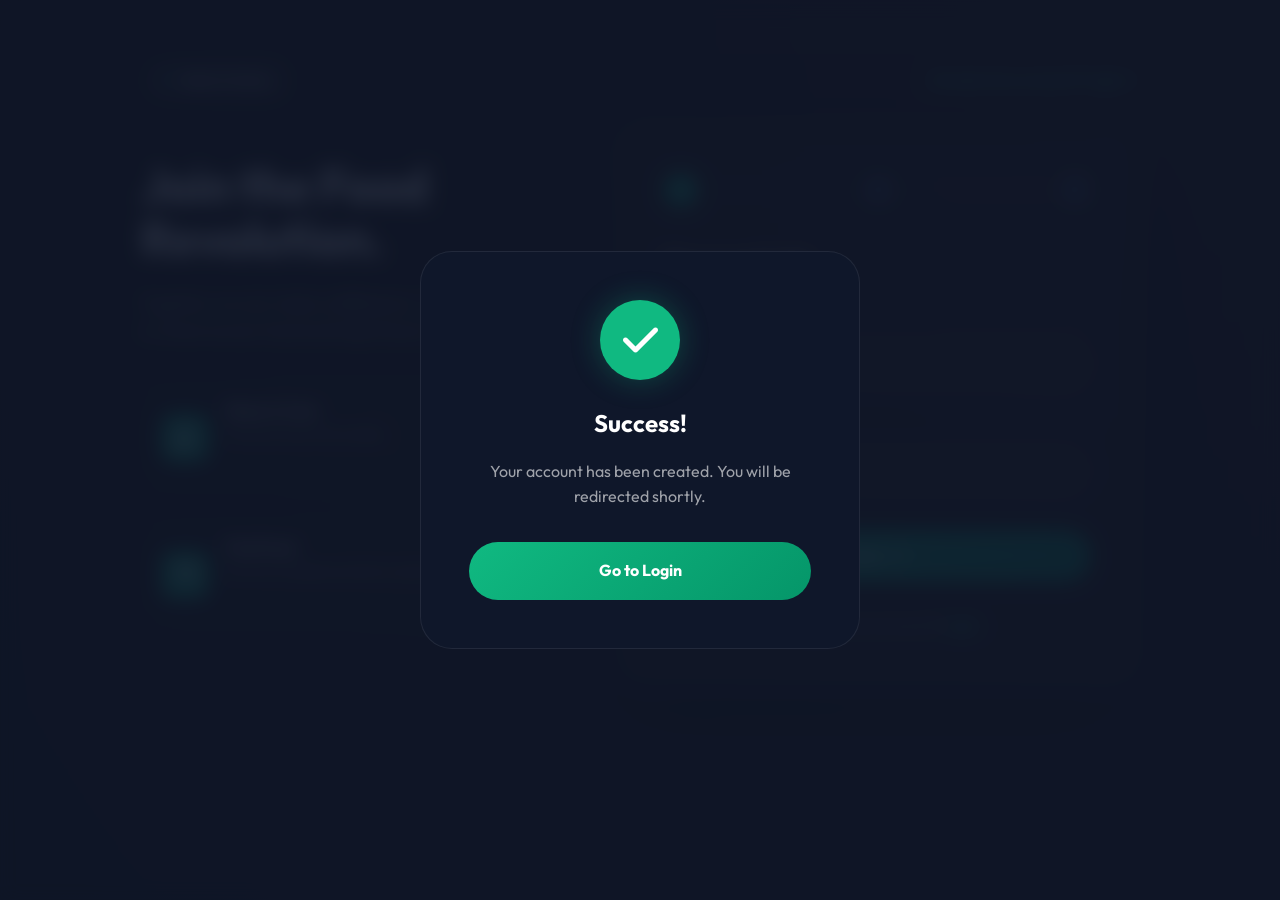
<file: MuktiApp/src/main/resources/templates/register.html>
<!DOCTYPE html>
<html lang="en" xmlns:th="http://www.thymeleaf.org">

<head>
    <meta charset="UTF-8">
    <meta name="viewport" content="width=device-width, initial-scale=1.0">
    <title>Register | MUKTI APP</title>
    <link rel="stylesheet" href="https://cdnjs.cloudflare.com/ajax/libs/font-awesome/6.4.0/css/all.min.css">
    <link
        href="https://fonts.googleapis.com/css2?family=Outfit:wght@300;400;500;600;700;800&family=Inter:wght@300;400;500;600;700&display=swap"
        rel="stylesheet">
    <link th:href="@{/css/global.css}" rel="stylesheet">
    <style>
        :root {
            --primary: #10B981;
            --primary-light: #34D399;
            --primary-dark: #059669;
            --secondary: #F59E0B;
            --accent: #F97316;
            --dark: #0f172a;
            --glass-bg: rgba(255, 255, 255, 0.03);
            --glass-border: rgba(255, 255, 255, 0.08);
            --glass-blur: blur(20px);
            --text-main: #ffffff;
            --text-muted: rgba(255, 255, 255, 0.6);
            --radius-xl: 32px;
            --radius-lg: 20px;
            --radius-pill: 50px;
        }

        * {
            margin: 0;
            padding: 0;
            box-sizing: border-box;
            font-family: 'Outfit', 'Inter', sans-serif;
        }

        body {
            background: radial-gradient(circle at top right, #24160e, #120e0a);
            background-attachment: fixed;
            min-height: 100vh;
            color: var(--text-main);
            line-height: 1.6;
            padding: 60px 20px;
            overflow-x: hidden;
        }

        .main-wrapper {
            max-width: 1000px;
            margin: 0 auto;
            animation: fadeIn 0.8s ease;
        }

        @keyframes fadeIn {
            from {
                opacity: 0;
                transform: translateY(20px);
            }

            to {
                opacity: 1;
                transform: translateY(0);
            }
        }

        .container {
            display: grid;
            grid-template-columns: 1fr 1.2fr;
            gap: 40px;
            align-items: center;
        }

        .info-section h1 {
            font-size: 3rem;
            font-weight: 800;
            letter-spacing: -1px;
            margin-bottom: 24px;
            line-height: 1.1;
        }

        .info-section p {
            color: var(--text-muted);
            font-size: 1.1rem;
            margin-bottom: 32px;
        }

        .feature-item {
            display: flex;
            align-items: center;
            gap: 16px;
            background: rgba(255, 255, 255, 0.02);
            padding: 20px;
            border-radius: var(--radius-lg);
            border: 1px solid var(--glass-border);
            margin-bottom: 16px;
        }

        .feature-icon {
            width: 48px;
            height: 48px;
            background: var(--primary);
            border-radius: 12px;
            display: flex;
            align-items: center;
            justify-content: center;
            color: white;
            font-size: 1.2rem;
            flex-shrink: 0;
        }

        .glass-panel {
            background: var(--glass-bg);
            backdrop-filter: var(--glass-blur);
            -webkit-backdrop-filter: var(--glass-blur);
            border: 1px solid var(--glass-border);
            border-radius: var(--radius-xl);
            padding: 48px;
            box-shadow: 0 40px 100px rgba(0, 0, 0, 0.4);
        }

        .steps-nav {
            display: flex;
            justify-content: space-between;
            margin-bottom: 40px;
            position: relative;
        }

        .steps-nav::before {
            content: '';
            position: absolute;
            top: 15px;
            left: 0;
            right: 0;
            height: 2px;
            background: var(--glass-border);
            z-index: 0;
        }

        .step-node {
            width: 32px;
            height: 32px;
            background: #1e293b;
            border: 2px solid var(--glass-border);
            border-radius: 50%;
            display: flex;
            align-items: center;
            justify-content: center;
            font-size: 0.8rem;
            font-weight: 700;
            z-index: 1;
            transition: all 0.3s ease;
        }

        .step-node.active {
            border-color: var(--primary);
            background: var(--primary);
            box-shadow: 0 0 20px rgba(16, 185, 129, 0.4);
        }

        .form-step {
            display: none;
        }

        .form-step.active {
            display: block;
            animation: slideIn 0.4s ease;
        }

        @keyframes slideIn {
            from {
                opacity: 0;
                transform: translateX(10px);
            }

            to {
                opacity: 1;
                transform: translateX(0);
            }
        }

        .form-group {
            margin-bottom: 24px;
        }

        .form-label {
            display: block;
            margin-bottom: 10px;
            font-size: 0.75rem;
            font-weight: 700;
            color: var(--text-muted);
            text-transform: uppercase;
            letter-spacing: 1px;
        }

        .input-field {
            width: 100%;
            padding: 16px 24px;
            background: rgba(255, 255, 255, 0.03);
            border: 1px solid var(--glass-border);
            border-radius: var(--radius-pill);
            color: white;
            font-size: 1rem;
            outline: none;
            transition: all 0.3s ease;
        }

        .input-field:focus {
            background: rgba(255, 255, 255, 0.08);
            border-color: var(--primary-light);
        }

        .btn-row {
            display: flex;
            gap: 16px;
            margin-top: 32px;
        }

        .btn {
            flex: 1;
            padding: 16px;
            border-radius: var(--radius-pill);
            font-weight: 700;
            font-size: 1rem;
            cursor: pointer;
            transition: all 0.3s ease;
            border: none;
            display: flex;
            align-items: center;
            justify-content: center;
            gap: 8px;
        }

        .btn-primary {
            background: linear-gradient(135deg, var(--primary) 0%, var(--primary-dark) 100%);
            color: white;
        }

        .btn-primary:hover {
            transform: translateY(-2px);
            box-shadow: 0 10px 25px rgba(16, 185, 129, 0.3);
        }

        .btn-outline {
            background: rgba(255, 255, 255, 0.05);
            color: white;
            border: 1px solid var(--glass-border);
        }

        .footer-text {
            text-align: center;
            margin-top: 32px;
            color: var(--text-muted);
            font-size: 0.9rem;
        }

        .footer-text a {
            color: var(--primary-light);
            text-decoration: none;
            font-weight: 600;
        }

        /* Modal styling */
        .modal {
            position: fixed;
            top: 0;
            left: 0;
            width: 100%;
            height: 100%;
            background: rgba(15, 23, 42, 0.9);
            backdrop-filter: blur(10px);
            display: none;
            align-items: center;
            justify-content: center;
            z-index: 1000;
        }

        .modal-content {
            background: var(--dark);
            border: 1px solid var(--glass-border);
            padding: 48px;
            border-radius: var(--radius-xl);
            text-align: center;
            max-width: 440px;
            width: 90%;
            animation: popIn 0.4s cubic-bezier(0.175, 0.885, 0.32, 1.275);
        }

        @keyframes popIn {
            from {
                transform: scale(0.9);
                opacity: 0;
            }

            to {
                transform: scale(1);
                opacity: 1;
            }
        }

        .success-icon {
            width: 80px;
            height: 80px;
            background: var(--primary);
            color: white;
            border-radius: 50%;
            display: flex;
            align-items: center;
            justify-content: center;
            margin: 0 auto 24px;
            font-size: 2.5rem;
            box-shadow: 0 0 30px rgba(16, 185, 129, 0.3);
        }

        @media (max-width: 900px) {
            .container {
                grid-template-columns: 1fr;
            }

            .info-section {
                display: none;
            }
        }
    </style>
</head>

<body>
    <script th:src="@{/js/global.js}"></script>
    <div class="main-wrapper">
        <!-- Top Navigation -->
        <div style="display: flex; justify-content: space-between; align-items: center; margin-bottom: 24px; padding: 0 4px;">
            <a th:href="@{/}" style="display: inline-flex; align-items: center; gap: 8px; padding: 8px 18px; background: rgba(255, 255, 255, 0.05); border: 1px solid rgba(255, 255, 255, 0.12); border-radius: 50px; color: rgba(255, 255, 255, 0.85); text-decoration: none; font-size: 0.88rem; font-weight: 600; transition: all 0.2s;">
                <i class="fas fa-arrow-left" style="color: var(--primary-light);"></i>
                <span data-en="Back to Home" data-bn="হোম পেজে ফিরুন">Back to Home</span>
            </a>
            <a th:href="@{/login}" style="color: var(--primary-light); text-decoration: none; font-size: 0.92rem; font-weight: 600;">
                <span data-en="Already have account? Login" data-bn="অ্যাকাউন্ট আছে? লগইন করুন">Already have account? Login</span> &rarr;
            </a>
        </div>
        <div class="container">
            <section class="info-section">
                <h1>Join the Food Revolution.</h1>
                <p>Together we can make a difference. Join our community to share excess food and help those in need.
                </p>

                <div class="feature-item">
                    <div class="feature-icon"><i class="fas fa-hand-holding-heart"></i></div>
                    <div>
                        <h4 style="font-weight: 600;">Share & Care</h4>
                        <p style="font-size: 0.85rem; color: var(--text-muted);">Donate excess food safely.</p>
                    </div>
                </div>
                <div class="feature-item">
                    <div class="feature-icon"><i class="fas fa-utensils"></i></div>
                    <div>
                        <h4 style="font-weight: 600;">Find Food</h4>
                        <p style="font-size: 0.85rem; color: var(--text-muted);">Browse available donations nearby.</p>
                    </div>
                </div>
            </section>

            <section class="form-section glass-panel">
                <div class="steps-nav">
                    <div class="step-node active" id="node1">1</div>
                    <div class="step-node" id="node2">2</div>
                    <div class="step-node" id="node3">3</div>
                </div>

                <form th:action="@{/register}" method="post" id="regForm">
                    <!-- Step 1 -->
                    <div class="form-step active" id="step1">
                        <h2 style="margin-bottom: 24px;">Personal Info</h2>
                        <div class="form-group">
                            <label class="form-label">Full Name</label>
                            <input type="text" name="name" class="input-field" placeholder="John Doe" required>
                        </div>
                        <div class="form-group">
                            <label class="form-label">Phone Number</label>
                            <input type="tel" name="phone" class="input-field" placeholder="01XXXXXXXXX" required>
                        </div>
                        <div class="btn-row">
                            <button type="button" class="btn btn-primary" onclick="goToStep(2)">Next <i
                                    class="fas fa-arrow-right"></i></button>
                        </div>
                    </div>

                    <!-- Step 2 -->
                    <div class="form-step" id="step2">
                        <h2 style="margin-bottom: 24px;">Security</h2>
                        <div class="form-group">
                            <label class="form-label">Email Address</label>
                            <input type="email" name="email" class="input-field" placeholder="john@example.com"
                                required>
                        </div>
                        <div class="form-group">
                            <label class="form-label">Password</label>
                            <input type="password" id="password" name="password" class="input-field"
                                placeholder="••••••••" required>
                        </div>
                        <div class="form-group">
                            <label class="form-label">Confirm Password</label>
                            <input type="password" id="confirmPassword" class="input-field" placeholder="••••••••"
                                required>
                            <span id="passwordError"
                                style="color: #f87171; font-size: 0.8rem; display: none; margin-top: 8px;">Passwords do
                                not match</span>
                        </div>
                        <div class="btn-row">
                            <button type="button" class="btn btn-outline" onclick="goToStep(1)">Back</button>
                            <button type="button" class="btn btn-primary" onclick="validateAndGoToStep3()">Next <i
                                    class="fas fa-arrow-right"></i></button>
                        </div>
                    </div>

                    <!-- Step 3 -->
                    <div class="form-step" id="step3">
                        <h2 style="margin-bottom: 24px;">Location</h2>
                        <div class="form-group">
                            <label class="form-label">City</label>
                            <input type="text" name="city" class="input-field" placeholder="Dhaka" required>
                        </div>
                        <div class="form-group">
                            <label class="form-label">Address</label>
                            <textarea name="address" class="input-field" style="border-radius: 20px; height: 100px;"
                                placeholder="Full Address" required></textarea>
                        </div>
                        <div class="btn-row">
                            <button type="button" class="btn btn-outline" onclick="goToStep(2)">Back</button>
                            <button type="submit" class="btn btn-primary">Create Account</button>
                        </div>
                    </div>
                </form>

                <div class="footer-text">
                    Already have an account? <a th:href="@{/login}">Login</a>
                </div>
            </section>
        </div>
    </div>

    <!-- Success Modal -->
    <div class="modal" id="successModal">
        <div class="modal-content">
            <div class="success-icon"><i class="fas fa-check"></i></div>
            <h2>Success!</h2>
            <p style="margin: 16px 0 32px; color: var(--text-muted);">Your account has been created. You will be
                redirected shortly.</p>
            <a th:href="@{/login}" class="btn btn-primary">Go to Login</a>
        </div>
    </div>

    <script th:inline="javascript">
        function goToStep(step) {
            document.querySelectorAll('.form-step').forEach(s => s.classList.remove('active'));
            document.querySelectorAll('.step-node').forEach(n => n.classList.remove('active'));

            document.getElementById('step' + step).classList.add('active');
            for (let i = 1; i <= step; i++) {
                document.getElementById('node' + i).classList.add('active');
            }
        }

        function validateAndGoToStep3() {
            const password = document.getElementById('password').value;
            const confirm = document.getElementById('confirmPassword').value;
            const errorSpan = document.getElementById('passwordError');

            if (password !== confirm) {
                errorSpan.style.display = 'block';
                return;
            } else {
                errorSpan.style.display = 'none';
                goToStep(3);
            }
        }

        // Handle success state from server
        /*[# th:if="${success}"]*/
        document.getElementById('successModal').style.display = 'flex';
        setTimeout(() => window.location.href = '/login', 3000);
        /*[/]*/
    </script>
    <script th:src="@{/js/global.js}"></script>
</body>

</html>
</file>
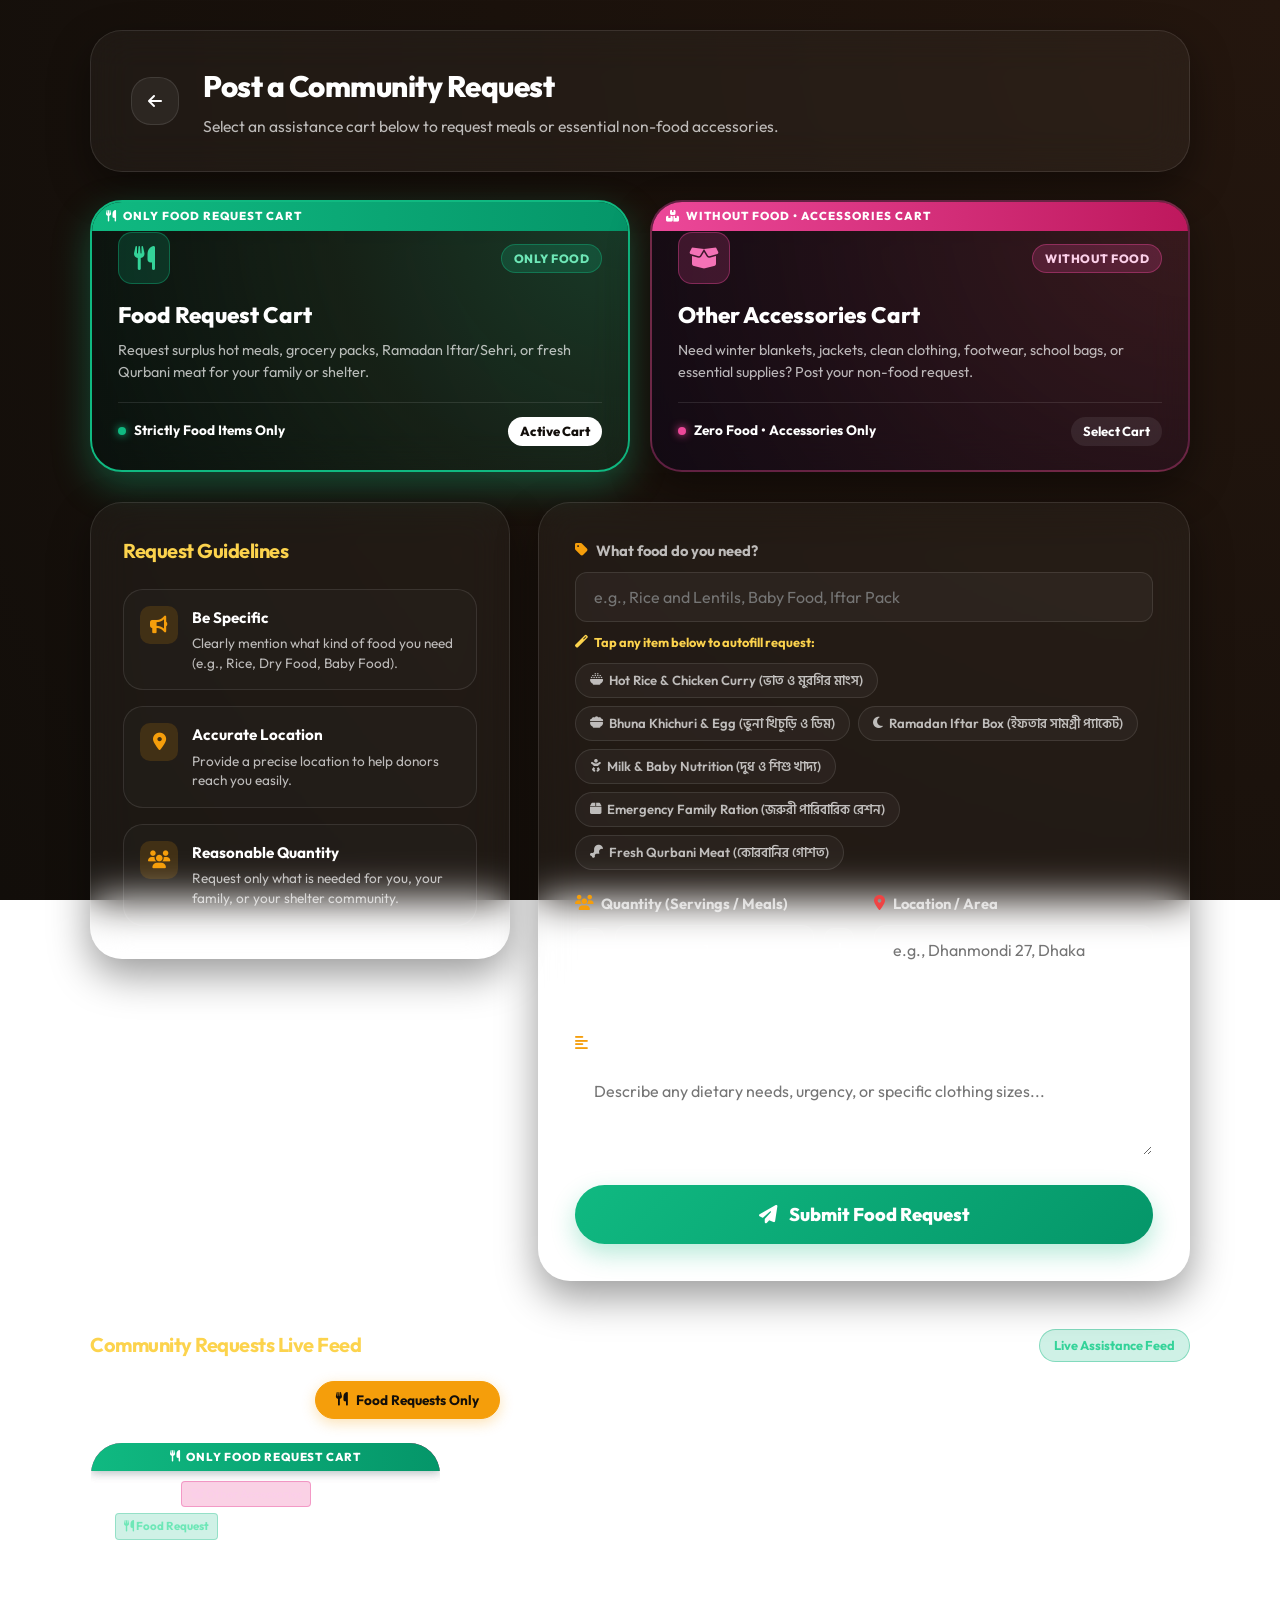
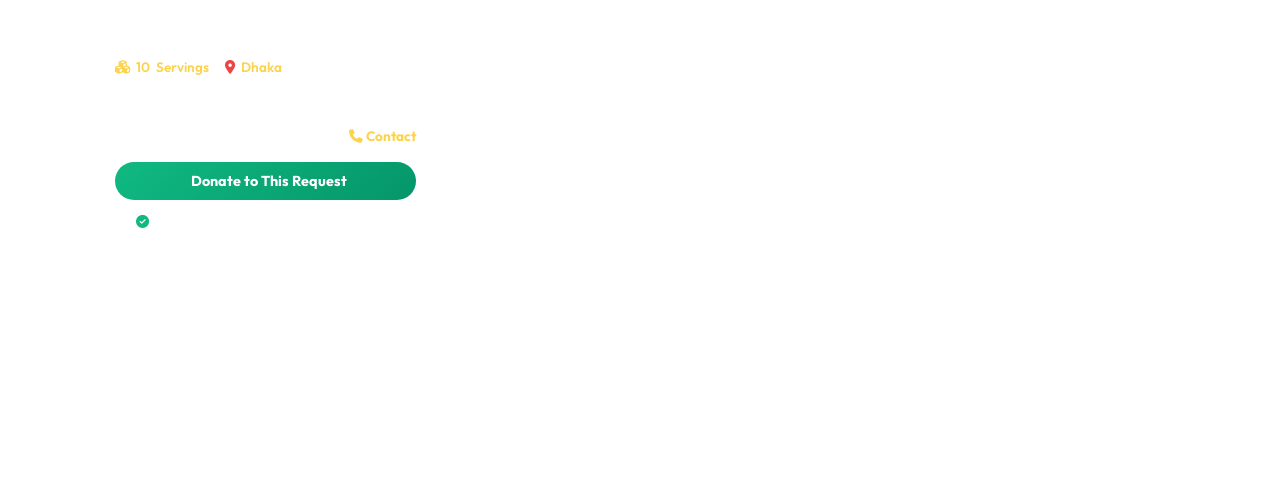
<file: MuktiApp/src/main/resources/templates/request.html>
<!DOCTYPE html>
<html lang="en" xmlns:th="http://www.thymeleaf.org">

<head>
    <meta charset="UTF-8">
    <meta name="viewport" content="width=device-width, initial-scale=1.0">
    <title>Request Food & Warmth | MUKTI APP</title>
    <link rel="stylesheet" href="https://cdnjs.cloudflare.com/ajax/libs/font-awesome/6.4.0/css/all.min.css">
    <link
        href="https://fonts.googleapis.com/css2?family=Outfit:wght@300;400;500;600;700;800&family=Inter:wght@300;400;500;600;700&family=Hind+Siliguri:wght@400;500;600;700&display=swap"
        rel="stylesheet">
    <link th:href="@{/css/global.css}" rel="stylesheet">
    <meta name="user-phone" th:content="${session.user != null ? session.user.phone : ''}">
    <style>
        :root {
            --primary: #10B981;
            --primary-light: #34D399;
            --primary-dark: #059669;
            --secondary: #F59E0B;
            --secondary-light: #FCD34D;
            --purple: #8B5CF6;
            --purple-light: #c4b5fd;
            --purple-dark: #6d28d9;
            --accent: #F97316;
            --dark: #0f172a;
            --dark-warm: #120e0a;
            --glass-bg: rgba(255, 255, 255, 0.04);
            --glass-border: rgba(255, 255, 255, 0.1);
            --glass-blur: blur(20px);
            --text-main: #ffffff;
            --text-muted: rgba(255, 255, 255, 0.7);
            --radius-xl: 32px;
            --radius-lg: 20px;
            --radius-pill: 50px;
        }

        * {
            margin: 0;
            padding: 0;
            box-sizing: border-box;
            font-family: 'Outfit', 'Inter', 'Hind Siliguri', sans-serif;
        }

        body {
            background: radial-gradient(circle at top right, #24160e, #120e0a);
            background-attachment: fixed;
            min-height: 100vh;
            color: var(--text-main);
            line-height: 1.6;
            padding: 30px 20px;
        }

        .container {
            max-width: 1100px;
            margin: 0 auto;
        }

        .glass-panel {
            background: var(--glass-bg);
            backdrop-filter: var(--glass-blur);
            -webkit-backdrop-filter: var(--glass-blur);
            border: 1px solid var(--glass-border);
            border-radius: var(--radius-xl);
            box-shadow: 0 16px 40px rgba(0, 0, 0, 0.4);
            transition: all 0.3s ease;
        }

        .header {
            padding: 32px 40px;
            margin-bottom: 28px;
            display: flex;
            align-items: center;
            gap: 24px;
        }

        .back-btn {
            width: 48px;
            height: 48px;
            background: rgba(255, 255, 255, 0.06);
            border-radius: var(--radius-lg);
            display: flex;
            align-items: center;
            justify-content: center;
            text-decoration: none;
            color: white;
            transition: all 0.3s ease;
            border: 1px solid var(--glass-border);
            flex-shrink: 0;
        }

        .back-btn:hover {
            background: rgba(255, 255, 255, 0.12);
            transform: translateX(-4px);
        }

        .header-content h1 {
            font-size: 1.85rem;
            font-weight: 800;
            letter-spacing: -0.5px;
            margin-bottom: 4px;
        }

        .header-content p {
            color: var(--text-muted);
            font-size: 0.98rem;
        }

        /* 2 Distinct Interactive Hero Request Carts */
        .cart-selector-grid {
            display: grid;
            grid-template-columns: repeat(auto-fit, minmax(320px, 1fr));
            gap: 20px;
            margin-bottom: 30px;
        }

        .cart-switch-card {
            padding: 30px 26px 24px;
            border-radius: var(--radius-xl);
            border: 2px solid var(--glass-border);
            cursor: pointer;
            transition: all 0.35s cubic-bezier(0.16, 1, 0.3, 1);
            position: relative;
            overflow: hidden;
            display: flex;
            flex-direction: column;
            justify-content: space-between;
        }

        .cart-switch-card:hover {
            transform: translateY(-5px);
        }

        .cart-switch-card.food-request-cart {
            border-color: rgba(16, 185, 129, 0.35);
            background: radial-gradient(circle at top right, rgba(16, 185, 129, 0.12), rgba(10, 18, 14, 0.95));
        }

        .cart-switch-card.food-request-cart:hover,
        .cart-switch-card.food-request-cart.active {
            border-color: #10b981;
            background: radial-gradient(circle at top right, rgba(16, 185, 129, 0.25), rgba(5, 150, 105, 0.12), rgba(10, 18, 14, 0.95));
            box-shadow: 0 14px 36px rgba(16, 185, 129, 0.35);
        }

        .cart-switch-card.other-request-cart {
            border-color: rgba(236, 72, 153, 0.35);
            background: radial-gradient(circle at top right, rgba(236, 72, 153, 0.12), rgba(18, 10, 20, 0.95));
        }

        .cart-switch-card.other-request-cart:hover,
        .cart-switch-card.other-request-cart.active {
            border-color: #ec4899;
            background: radial-gradient(circle at top right, rgba(236, 72, 153, 0.25), rgba(190, 24, 93, 0.12), rgba(18, 10, 20, 0.95));
            box-shadow: 0 14px 36px rgba(236, 72, 153, 0.35);
        }

        .cart-card-ribbon {
            position: absolute;
            top: 0;
            left: 0;
            right: 0;
            padding: 5px 14px;
            font-size: 0.72rem;
            font-weight: 800;
            text-transform: uppercase;
            letter-spacing: 1px;
            display: flex;
            align-items: center;
            gap: 6px;
        }

        .ribbon-food {
            background: linear-gradient(90deg, #10b981, #059669);
            color: white;
        }

        .ribbon-others {
            background: linear-gradient(90deg, #ec4899, #be185d);
            color: white;
        }

        .cs-top {
            display: flex;
            justify-content: space-between;
            align-items: center;
            margin-bottom: 14px;
        }

        .cs-icon {
            width: 52px;
            height: 52px;
            border-radius: 14px;
            display: flex;
            align-items: center;
            justify-content: center;
            font-size: 1.5rem;
        }

        .food-icon {
            background: rgba(16, 185, 129, 0.18);
            color: var(--primary-light);
            border: 1px solid rgba(16, 185, 129, 0.4);
        }

        .other-icon {
            background: rgba(236, 72, 153, 0.18);
            color: #f472b6;
            border: 1px solid rgba(236, 72, 153, 0.4);
        }

        .cs-badge {
            padding: 4px 12px;
            border-radius: var(--radius-pill);
            font-size: 0.75rem;
            font-weight: 800;
            letter-spacing: 0.5px;
            text-transform: uppercase;
        }

        .food-pill {
            background: rgba(16, 185, 129, 0.2);
            color: #6ee7b7;
            border: 1px solid rgba(16, 185, 129, 0.4);
        }

        .other-pill {
            background: rgba(236, 72, 153, 0.2);
            color: #fbcfe8;
            border: 1px solid rgba(236, 72, 153, 0.4);
        }

        .cs-title {
            font-size: 1.4rem;
            font-weight: 800;
            color: white;
            margin-bottom: 6px;
        }

        .cs-desc {
            font-size: 0.9rem;
            color: var(--text-muted);
            line-height: 1.5;
            margin-bottom: 18px;
        }

        .cs-footer {
            display: flex;
            justify-content: space-between;
            align-items: center;
            font-size: 0.85rem;
            font-weight: 700;
            padding-top: 14px;
            border-top: 1px solid var(--glass-border);
        }

        .cs-indicator {
            display: flex;
            align-items: center;
            gap: 8px;
        }

        .cs-dot {
            width: 8px;
            height: 8px;
            border-radius: 50%;
        }

        .food-request-cart .cs-dot {
            background: #10b981;
            box-shadow: 0 0 8px #10b981;
        }

        .other-request-cart .cs-dot {
            background: #ec4899;
            box-shadow: 0 0 8px #ec4899;
        }

        .cs-btn-text {
            font-size: 0.82rem;
            padding: 4px 12px;
            border-radius: var(--radius-pill);
            background: rgba(255, 255, 255, 0.08);
            color: white;
            transition: all 0.2s ease;
        }

        .cart-switch-card.active .cs-btn-text {
            background: white;
            color: #120e0a;
            font-weight: 800;
        }

        .main-layout {
            display: grid;
            grid-template-columns: 1fr 1.55fr;
            gap: 28px;
        }

        .info-panel {
            padding: 32px;
            height: fit-content;
        }

        .section-title {
            font-size: 1.25rem;
            font-weight: 700;
            margin-bottom: 22px;
            color: var(--secondary-light);
            letter-spacing: -0.5px;
        }

        .tips-list {
            list-style: none;
            display: flex;
            flex-direction: column;
            gap: 16px;
        }

        .tips-list li {
            display: flex;
            gap: 14px;
            padding: 16px;
            background: rgba(255, 255, 255, 0.02);
            border-radius: var(--radius-lg);
            border: 1px solid var(--glass-border);
        }

        .tip-icon {
            width: 38px;
            height: 38px;
            background: rgba(245, 158, 11, 0.15);
            color: var(--secondary);
            border-radius: 10px;
            display: flex;
            align-items: center;
            justify-content: center;
            flex-shrink: 0;
            font-size: 1.1rem;
        }

        .tip-content h4 {
            font-size: 0.95rem;
            font-weight: 700;
            margin-bottom: 4px;
        }

        .tip-content p {
            font-size: 0.85rem;
            color: var(--text-muted);
            line-height: 1.45;
        }

        .form-panel {
            padding: 36px;
        }

        .form-group {
            margin-bottom: 22px;
        }

        .form-label {
            display: flex;
            align-items: center;
            gap: 8px;
            margin-bottom: 10px;
            font-weight: 700;
            font-size: 0.92rem;
            color: var(--text-muted);
        }

        .form-control {
            width: 100%;
            padding: 14px 18px;
            background: rgba(255, 255, 255, 0.04);
            border: 1px solid var(--glass-border);
            border-radius: 12px;
            font-size: 1rem;
            color: white;
            transition: all 0.3s ease;
            outline: none;
        }

        .form-control:focus {
            border-color: var(--secondary);
            background: rgba(255, 255, 255, 0.08);
            box-shadow: 0 0 0 3px rgba(245, 158, 11, 0.2);
        }

        .form-row {
            display: grid;
            grid-template-columns: 1fr 1fr;
            gap: 20px;
        }

        .quantity-container {
            display: flex;
            align-items: center;
            gap: 10px;
        }

        .quantity-btn {
            width: 44px;
            height: 44px;
            border-radius: 10px;
            border: 1px solid var(--glass-border);
            background: rgba(255, 255, 255, 0.06);
            color: white;
            cursor: pointer;
            transition: all 0.2s ease;
            display: flex;
            align-items: center;
            justify-content: center;
            font-size: 1rem;
        }

        .quantity-btn:hover {
            background: rgba(255, 255, 255, 0.15);
            color: var(--secondary);
        }

        /* Food & Accessories Quick Suggestion Tags */
        .quick-suggest-header {
            font-size: 0.8rem;
            font-weight: 700;
            color: var(--secondary-light);
            margin: 10px 0 6px;
            display: flex;
            align-items: center;
            gap: 6px;
        }

        .food-types {
            display: flex;
            flex-wrap: wrap;
            gap: 8px;
            margin-top: 10px;
        }

        .food-type-badge {
            padding: 6px 14px;
            background: rgba(255, 255, 255, 0.04);
            border: 1px solid var(--glass-border);
            border-radius: var(--radius-pill);
            font-size: 0.82rem;
            font-weight: 600;
            color: var(--text-muted);
            cursor: pointer;
            transition: all 0.2s ease;
            display: inline-flex;
            align-items: center;
            gap: 6px;
        }

        .food-type-badge:hover,
        .food-type-badge.active {
            background: var(--primary);
            color: white;
            border-color: var(--primary);
            box-shadow: 0 4px 12px rgba(16, 185, 129, 0.3);
        }

        .food-type-badge.others-badge:hover,
        .food-type-badge.others-badge.active {
            background: #ec4899;
            color: white;
            border-color: #f472b6;
            box-shadow: 0 4px 12px rgba(236, 72, 153, 0.3);
        }

        .qty-presets-row {
            display: flex;
            align-items: center;
            gap: 6px;
            margin-top: 10px;
            flex-wrap: wrap;
        }

        .qty-preset-chip {
            padding: 4px 11px;
            background: rgba(255, 255, 255, 0.05);
            border: 1px solid var(--glass-border);
            border-radius: var(--radius-pill);
            color: var(--text-muted);
            font-size: 0.78rem;
            font-weight: 700;
            cursor: pointer;
            transition: all 0.2s ease;
        }

        .qty-preset-chip:hover,
        .qty-preset-chip.active {
            background: var(--secondary);
            color: #120e0a;
            border-color: var(--secondary);
            transform: translateY(-1px);
            box-shadow: 0 3px 10px rgba(245, 158, 11, 0.3);
        }

        /* Community Request Card Ribbons */
        .card-req-ribbon {
            position: absolute;
            top: 0;
            left: 0;
            right: 0;
            padding: 5px 14px;
            font-size: 0.72rem;
            font-weight: 800;
            text-transform: uppercase;
            letter-spacing: 0.8px;
            display: flex;
            align-items: center;
            justify-content: center;
            gap: 6px;
        }

        .ribbon-food-req {
            background: linear-gradient(90deg, #10b981, #059669);
            color: white;
            box-shadow: 0 2px 10px rgba(16, 185, 129, 0.3);
        }

        .ribbon-others-req {
            background: linear-gradient(90deg, #ec4899, #be185d);
            color: white;
            box-shadow: 0 2px 10px rgba(236, 72, 153, 0.3);
        }

        .submit-btn {
            width: 100%;
            padding: 18px;
            background: linear-gradient(135deg, var(--primary) 0%, var(--primary-dark) 100%);
            color: white;
            border: none;
            border-radius: var(--radius-pill);
            font-size: 1.15rem;
            font-weight: 800;
            cursor: pointer;
            transition: all 0.3s ease;
            margin-top: 18px;
            display: flex;
            align-items: center;
            justify-content: center;
            gap: 12px;
            box-shadow: 0 10px 25px rgba(16, 185, 129, 0.3);
        }

        .submit-btn:hover {
            transform: translateY(-2px);
            box-shadow: 0 15px 35px rgba(16, 185, 129, 0.45);
        }

        .submit-btn.btn-others {
            background: linear-gradient(135deg, #ec4899 0%, #be185d 100%);
            box-shadow: 0 10px 25px rgba(236, 72, 153, 0.3);
        }

        .submit-btn.btn-others:hover {
            box-shadow: 0 15px 35px rgba(236, 72, 153, 0.45);
        }

        /* Feed Section Styles */
        .feed-section {
            margin-top: 48px;
        }

        .feed-filter-bar {
            display: flex;
            gap: 10px;
            margin-bottom: 22px;
            flex-wrap: wrap;
        }

        .feed-chip {
            padding: 9px 20px;
            border-radius: var(--radius-pill);
            background: rgba(255, 255, 255, 0.04);
            border: 1px solid var(--glass-border);
            color: var(--text-muted);
            font-size: 0.85rem;
            font-weight: 700;
            cursor: pointer;
            transition: all 0.2s ease;
            display: inline-flex;
            align-items: center;
            gap: 8px;
        }

        .feed-chip:hover, .feed-chip.active {
            background: var(--secondary);
            color: #120e0a;
            border-color: var(--secondary);
            box-shadow: 0 4px 14px rgba(245, 158, 11, 0.3);
            transform: translateY(-1px);
        }

        .requests-grid {
            display: grid;
            grid-template-columns: repeat(auto-fill, minmax(320px, 1fr));
            gap: 24px;
        }

        .request-card {
            background: rgba(255, 255, 255, 0.02);
            border: 1px solid var(--glass-border);
            border-radius: var(--radius-xl);
            padding: 38px 24px 24px;
            transition: all 0.3s ease;
            display: flex;
            flex-direction: column;
            justify-content: space-between;
            position: relative;
            overflow: hidden;
        }

        .request-card:hover {
            transform: translateY(-5px);
            box-shadow: 0 16px 36px rgba(0, 0, 0, 0.45);
        }

        .request-card.card-food-req {
            border-color: rgba(16, 185, 129, 0.3);
            background: radial-gradient(circle at top right, rgba(16, 185, 129, 0.08), rgba(255, 255, 255, 0.02));
        }

        .request-card.card-others-req {
            border-color: rgba(236, 72, 153, 0.3);
            background: radial-gradient(circle at top right, rgba(236, 72, 153, 0.08), rgba(255, 255, 255, 0.02));
        }

        .donate-btn-small {
            background: linear-gradient(135deg, #10B981 0%, #059669 100%);
            color: white;
            padding: 10px 18px;
            border-radius: var(--radius-pill);
            text-decoration: none;
            font-size: 0.9rem;
            font-weight: 700;
            display: inline-flex;
            align-items: center;
            gap: 8px;
            transition: all 0.25s ease;
        }

        .donate-btn-small:hover {
            transform: translateY(-2px);
            box-shadow: 0 6px 16px rgba(16, 185, 129, 0.4);
        }

        .donate-btn-small.btn-donate-others {
            background: linear-gradient(135deg, #ec4899 0%, #be185d 100%);
        }

        .donate-btn-small.btn-donate-others:hover {
            box-shadow: 0 6px 16px rgba(236, 72, 153, 0.4);
        }

        .req-header {
            display: flex;
            justify-content: space-between;
            align-items: center;
            margin-bottom: 12px;
            flex-wrap: wrap;
            gap: 8px;
        }

        .req-time {
            font-size: 0.78rem;
            color: var(--text-muted);
        }

        .req-title {
            font-size: 1.25rem;
            font-weight: 800;
            color: white;
            margin-bottom: 8px;
        }

        .req-details {
            font-size: 0.9rem;
            color: var(--text-muted);
            margin-bottom: 16px;
            display: -webkit-box;
            -webkit-line-clamp: 2;
            line-clamp: 2;
            -webkit-box-orient: vertical;
            overflow: hidden;
            line-height: 1.5;
        }

        .req-meta {
            display: flex;
            gap: 16px;
            font-size: 0.85rem;
            color: var(--secondary-light);
            font-weight: 600;
            margin-bottom: 16px;
        }

        .req-meta span {
            display: flex;
            align-items: center;
            gap: 6px;
        }

        @media (max-width: 800px) {
            .main-layout {
                grid-template-columns: 1fr;
            }
        }
    </style>
</head>

<body>
    <script th:src="@{/js/global.js}"></script>
    <div class="container fade-in">
        <!-- Header -->
        <div class="header glass-panel">
            <a th:href="@{/dashboard}" class="back-btn" title="Back to Dashboard"><i class="fas fa-arrow-left"></i></a>
            <div class="header-content">
                <h1 id="headerTitle" data-en="Post a Community Request" data-bn="সহায়তার আবেদন পোস্ট করুন">Post a Community Request</h1>
                <p id="headerSubtitle" data-en="Select an assistance cart below to request meals or essential non-food accessories." data-bn="খাবার অথবা নিত্যপ্রয়োজনীয় সামগ্রী পেতে নিচের যেকোনো একটি কার্ট নির্বাচন করে আবেদন করুন।">
                    Select an assistance cart below to request meals or essential non-food accessories.
                </p>
            </div>
            <div class="header-right-actions" style="display: flex; align-items: center; gap: 12px;"></div>
        </div>

        <!-- 2 Distinct Hero Request Carts (Alada Carts) -->
        <div class="cart-selector-grid">
            <!-- 1. FOOD REQUEST CART (ONLY FOOD) -->
            <div class="cart-switch-card food-request-cart glass-panel"
                th:classappend="${initialType == 'FOOD' || initialType == null ? ' active' : ''}"
                id="foodReqCartHero" onclick="switchRequestMode('FOOD')">
                <div class="cart-card-ribbon ribbon-food">
                    <i class="fas fa-utensils"></i> <span data-en="ONLY FOOD REQUEST CART" data-bn="শুধুমাত্র খাদ্য আবেদন কার্ট">ONLY FOOD REQUEST CART</span>
                </div>
                <div class="cs-top">
                    <div class="cs-icon food-icon"><i class="fas fa-utensils"></i></div>
                    <div class="cs-badge food-pill" data-en="ONLY FOOD" data-bn="শুধুমাত্র খাবার">ONLY FOOD</div>
                </div>
                <h3 class="cs-title" data-en="Food Request Cart" data-bn="খাবার সহায়তার কার্ট">Food Request Cart</h3>
                <p class="cs-desc" data-en="Request surplus hot meals, grocery packs, Ramadan Iftar/Sehri, or fresh Qurbani meat for your family or shelter." data-bn="রান্না করা তাজা খাবার, শুকনো রেশন, মাহে রমজানের ইফতার ও সেহরি অথবা কোরবানির গোশতের সহায়তা আবেদন করুন।">
                    Request surplus hot meals, grocery packs, Ramadan Iftar/Sehri, or fresh Qurbani meat for your family or shelter.
                </p>
                <div class="cs-footer">
                    <div class="cs-indicator">
                        <span class="cs-dot"></span>
                        <span data-en="Strictly Food Items Only" data-bn="শুধুমাত্র খাদ্য সামগ্রী">Strictly Food Items Only</span>
                    </div>
                    <span class="cs-btn-text" id="foodCartSelectText"
                        th:attr="data-en=${initialType != 'OTHER_ACCESSORIES' && initialType != 'OTHERS' ? 'Active Cart' : 'Select Cart'}, data-bn=${initialType != 'OTHER_ACCESSORIES' && initialType != 'OTHERS' ? 'সক্রিয় কার্ট' : 'কার্ট নির্বাচন'}"
                        th:text="${initialType != 'OTHER_ACCESSORIES' && initialType != 'OTHERS' ? 'Active Cart' : 'Select Cart'}">Active Cart</span>
                </div>
            </div>

            <!-- 2. OTHER ACCESSORIES REQUEST CART (WITHOUT FOOD) -->
            <div class="cart-switch-card other-request-cart glass-panel"
                th:classappend="${initialType == 'OTHER_ACCESSORIES' || initialType == 'OTHERS' ? ' active' : ''}"
                id="othersReqCartHero" onclick="switchRequestMode('OTHER_ACCESSORIES')">
                <div class="cart-card-ribbon ribbon-others">
                    <i class="fas fa-boxes"></i> <span data-en="WITHOUT FOOD &bull; ACCESSORIES CART" data-bn="খাবার ছাড়া &bull; সামগ্রী কার্ট">WITHOUT FOOD &bull; ACCESSORIES CART</span>
                </div>
                <div class="cs-top">
                    <div class="cs-icon other-icon"><i class="fas fa-box-open"></i></div>
                    <div class="cs-badge other-pill" data-en="WITHOUT FOOD" data-bn="খাবার ছাড়া">WITHOUT FOOD</div>
                </div>
                <h3 class="cs-title" data-en="Other Accessories Cart" data-bn="অন্যান্য সামগ্রীর কার্ট">Other Accessories Cart</h3>
                <p class="cs-desc" data-en="Need winter blankets, jackets, clean clothing, footwear, school bags, or essential supplies? Post your non-food request." data-bn="শীতের কম্বল, পরিধেয় পোশাক, জুতো, স্কুল ব্যাগ অথবা নিত্যপ্রয়োজনীয় সামগ্রীর দরকার? খাদ্য-বহির্ভূত আবেদন করুন।">
                    Need winter blankets, jackets, clean clothing, footwear, school bags, or essential supplies? Post your non-food request.
                </p>
                <div class="cs-footer">
                    <div class="cs-indicator">
                        <span class="cs-dot"></span>
                        <span data-en="Zero Food &bull; Accessories Only" data-bn="খাদ্যমুক্ত &bull; শুধুমাত্র সামগ্রী">Zero Food &bull; Accessories Only</span>
                    </div>
                    <span class="cs-btn-text" id="othersCartSelectText"
                        th:attr="data-en=${initialType == 'OTHER_ACCESSORIES' || initialType == 'OTHERS' ? 'Active Cart' : 'Select Cart'}, data-bn=${initialType == 'OTHER_ACCESSORIES' || initialType == 'OTHERS' ? 'সক্রিয় কার্ট' : 'কার্ট নির্বাচন'}"
                        th:text="${initialType == 'OTHER_ACCESSORIES' || initialType == 'OTHERS' ? 'Active Cart' : 'Select Cart'}">Select Cart</span>
                </div>
            </div>
        </div>

        <!-- Main Layout -->
        <div class="main-layout">
            <div class="info-panel glass-panel">
                <h2 class="section-title" id="tipsTitle" data-en="Request Guidelines" data-bn="অনুরোধ করার নিয়মাবলী">Request Guidelines</h2>
                <ul class="tips-list">
                    <li>
                        <div class="tip-icon"><i class="fas fa-bullhorn"></i></div>
                        <div class="tip-content">
                            <h4 id="tip1Title" data-en="Be Specific" data-bn="সুনির্দিষ্ট বিবরণ দিন">Be Specific</h4>
                            <p id="tip1Desc" data-en="Clearly state what items you need (e.g., Rice, Khichuri, or Winter Blankets, Clothes)." data-bn="আপনার ঠিক কী প্রয়োজন তা স্পষ্টভাবে উল্লেখ করুন (যেমন: চাল, খিচুড়ি, শীতবস্ত্র ইত্যাদি)।">
                                Clearly state what items you need (e.g., Rice, Khichuri, or Winter Blankets, Clothes).
                            </p>
                        </div>
                    </li>
                    <li>
                        <div class="tip-icon"><i class="fas fa-map-marker-alt"></i></div>
                        <div class="tip-content">
                            <h4 data-en="Accurate Location" data-bn="সঠিক এলাকা ও ঠিকানা">Accurate Location</h4>
                            <p data-en="Provide a precise location to help donors reach you easily." data-bn="দাতারা যাতে সহজে পৌঁছাতে পারে সেজন্য সুস্পষ্ট ঠিকানা দিন।">
                                Provide a precise location to help donors reach you easily.
                            </p>
                        </div>
                    </li>
                    <li>
                        <div class="tip-icon"><i class="fas fa-users"></i></div>
                        <div class="tip-content">
                            <h4 data-en="Reasonable Quantity" data-bn="প্রয়োজনীয় পরিমাণ">Reasonable Quantity</h4>
                            <p data-en="Request only what is needed for you, your family, or your shelter community." data-bn="আপনার বা আপনার আশ্রিতদের জন্য ঠিক যতটুকু প্রয়োজন ততটুকুই চান।">
                                Request only what is needed for you, your family, or your shelter community.
                            </p>
                        </div>
                    </li>
                </ul>
            </div>

            <div class="form-panel glass-panel">
                <form th:action="@{/food/request}" method="post">
                    <!-- Category hidden field -->
                    <input type="hidden" name="category" id="requestCategoryInput" th:value="${initialType == 'OTHER_ACCESSORIES' || initialType == 'OTHERS' ? 'OTHER_ACCESSORIES' : 'FOOD'}">

                    <div class="form-group">
                        <label class="form-label" id="itemNameLabel">
                            <i class="fas fa-tag" style="color: var(--secondary);"></i> 
                            <span id="itemNameLabelText" data-en="What food do you need?" data-bn="আপনার কী খাবার প্রয়োজন?">What food do you need?</span>
                        </label>
                        <input type="text" name="foodName" id="foodNameInput" class="form-control"
                            placeholder="e.g., Rice and Lentils, Baby Food, Iftar Pack"
                            data-placeholder-en="e.g., Rice and Lentils, Baby Food, Iftar Pack"
                            data-placeholder-bn="যেমন: ভাত ও ডাল, খিচুড়ি, শিশু খাদ্য, ইফতার প্যাকেট..." required>
                        <div class="quick-suggest-header">
                            <i class="fas fa-magic" style="color: var(--secondary-light);"></i>
                            <span data-en="Tap any item below to autofill request:" data-bn="স্বয়ংক্রিয় পূরণের জন্য যেকোনো আইটেমে ট্যাপ করুন:">Tap any item below to autofill request:</span>
                        </div>
                        <div class="food-types" id="reqQuickTags">
                            <!-- Populated dynamically based on selected cart -->
                        </div>
                    </div>

                    <div class="form-row">
                        <div class="form-group">
                            <label class="form-label" id="qtyLabel">
                                <i class="fas fa-users" style="color: var(--secondary);"></i> 
                                <span id="qtyLabelText" data-en="Quantity (Servings / Meals)" data-bn="পরিমাণ (প্লেট / প্যাকেট)">Quantity (Servings / Meals)</span>
                            </label>
                            <div class="quantity-container">
                                <button type="button" class="quantity-btn" id="decrease-qty"><i
                                        class="fas fa-minus"></i></button>
                                <input type="number" name="quantity" id="quantity" class="form-control"
                                    style="text-align: center;" value="1" min="1" max="500" required>
                                <button type="button" class="quantity-btn" id="increase-qty"><i
                                        class="fas fa-plus"></i></button>
                            </div>
                            <div class="qty-presets-row" id="reqQtyPresets">
                                <button type="button" class="qty-preset-chip" data-qty="1">1</button>
                                <button type="button" class="qty-preset-chip" data-qty="2">2</button>
                                <button type="button" class="qty-preset-chip" data-qty="5">5</button>
                                <button type="button" class="qty-preset-chip" data-qty="10">10</button>
                                <button type="button" class="qty-preset-chip" data-qty="20">20</button>
                                <button type="button" class="qty-preset-chip" data-qty="50">50</button>
                            </div>
                        </div>

                        <div class="form-group">
                            <label class="form-label">
                                <i class="fas fa-map-marker-alt" style="color: #ef4444;"></i> 
                                <span data-en="Location / Area" data-bn="এলাকা / ঠিকানা">Location / Area</span>
                            </label>
                            <input type="text" name="location" class="form-control"
                                placeholder="e.g., Dhanmondi 27, Dhaka"
                                data-placeholder-en="e.g., Dhanmondi 27, Dhaka"
                                data-placeholder-bn="যেমন: ধানমন্ডি ২৭, ঢাকা" required>
                        </div>
                    </div>

                    <div class="form-group">
                        <label class="form-label">
                            <i class="fas fa-align-left" style="color: var(--secondary);"></i> 
                            <span data-en="Additional Details" data-bn="অতিরিক্ত বিবরণ">Additional Details</span>
                        </label>
                        <textarea name="description" id="reqDescription" class="form-control" rows="3"
                            placeholder="Describe any dietary needs, urgency, or specific clothing sizes..."
                            data-placeholder-en="Describe any dietary needs, urgency, or specific clothing sizes..."
                            data-placeholder-bn="জরুরী প্রয়োজন, খাদ্য সংক্রান্ত বিশেষ নির্দেশনা বা পোশাকের সাইজ উল্লেখ করুন..."></textarea>
                    </div>

                    <button type="submit" class="submit-btn" id="submitBtn">
                        <i class="fas fa-paper-plane"></i>
                        <span id="submitBtnText" data-en="Submit Food Request" data-bn="খাবারের অনুরোধ জমা দিন">Submit Food Request</span>
                    </button>
                </form>
            </div>
        </div>

        <!-- Community Requests Live Feed -->
        <div class="feed-section">
            <div style="display: flex; justify-content: space-between; align-items: center; margin-bottom: 20px; flex-wrap: wrap; gap: 12px;">
                <h2 class="section-title" style="margin-bottom: 0;" data-en="Community Requests Live Feed" data-bn="কমিউনিটির সক্রিয় অনুরোধসমূহ">Community Requests Live Feed</h2>
                <span class="badge"
                    style="background: rgba(16, 185, 129, 0.2); color: #34d399; border: 1px solid rgba(16, 185, 129, 0.4); padding: 5px 14px; border-radius: var(--radius-pill); font-size: 0.8rem; font-weight: 700;"
                    data-en="Live Assistance Feed" data-bn="লাইভ সহায়তা ফিড">Live Assistance Feed</span>
            </div>

            <!-- Feed Filter Pills -->
            <div class="feed-filter-bar">
                <button type="button" class="feed-chip active" data-filter="ALL">
                    <i class="fas fa-th-large"></i> <span data-en="All Community Requests" data-bn="সকল অনুরোধ">All Community Requests</span>
                </button>
                <button type="button" class="feed-chip" data-filter="FOOD">
                    <i class="fas fa-utensils"></i> <span data-en="Food Requests Only" data-bn="শুধুমাত্র খাবারের অনুরোধ">Food Requests Only</span>
                </button>
                <button type="button" class="feed-chip" data-filter="OTHER_ACCESSORIES">
                    <i class="fas fa-box-open"></i> <span data-en="Other Accessories Only" data-bn="শুধুমাত্র সামগ্রীর অনুরোধ">Other Accessories Only</span>
                </button>
            </div>

            <div class="requests-grid" id="requestsGrid">
                <div th:each="req : ${requests}" class="request-card"
                    th:classappend="${req.category != null && (req.category.contains('OTHER') || req.category.contains('ACCESSOR') || req.category.contains('BLANKET') || req.category.contains('DRESS') || req.category.contains('CLOTHES'))} ? ' card-others-req' : ' card-food-req'"
                    th:attr="data-req-cat=${req.category != null ? req.category.toUpperCase() : 'FOOD'}">
                    
                    <!-- Distinct Cart Ribbon -->
                    <div th:if="${req.category != null && (req.category.contains('OTHER') || req.category.contains('ACCESSOR') || req.category.contains('BLANKET') || req.category.contains('DRESS') || req.category.contains('CLOTHES'))}"
                         class="card-req-ribbon ribbon-others-req">
                        <i class="fas fa-box-open"></i> <span data-en="OTHER ACCESSORIES REQUEST CART" data-bn="অন্যান্য সামগ্রী আবেদন কার্ট">OTHER ACCESSORIES REQUEST CART</span>
                    </div>
                    <div th:if="${req.category == null || (!req.category.contains('OTHER') && !req.category.contains('ACCESSOR') && !req.category.contains('BLANKET') && !req.category.contains('DRESS') && !req.category.contains('CLOTHES'))}"
                         class="card-req-ribbon ribbon-food-req">
                        <i class="fas fa-utensils"></i> <span data-en="ONLY FOOD REQUEST CART" data-bn="শুধুমাত্র খাদ্য আবেদন কার্ট">ONLY FOOD REQUEST CART</span>
                    </div>

                    <div>
                        <div class="req-header">
                            <div style="display: flex; gap: 6px; align-items: center; flex-wrap: wrap;">
                                <span class="badge"
                                    style="background: rgba(255,255,255,0.1); padding: 3px 8px; border-radius: 4px; font-size: 0.72rem; font-weight: 700;"
                                    th:text="${req.status}">Pending</span>
                                <span th:if="${req.category != null && (req.category.contains('OTHER') || req.category.contains('ACCESSOR') || req.category.contains('BLANKET') || req.category.contains('DRESS') || req.category.contains('CLOTHES'))}"
                                    class="badge"
                                    style="background: rgba(236, 72, 153, 0.25); color: #fbcfe8; border: 1px solid rgba(236, 72, 153, 0.4); padding: 3px 8px; border-radius: 4px; font-size: 0.72rem; font-weight: 700;">
                                    <i class="fas fa-box-open"></i> Other Accessories
                                </span>
                                <span th:if="${req.category == null || (!req.category.contains('OTHER') && !req.category.contains('ACCESSOR') && !req.category.contains('BLANKET') && !req.category.contains('DRESS') && !req.category.contains('CLOTHES'))}"
                                    class="badge"
                                    style="background: rgba(16, 185, 129, 0.2); color: #6ee7b7; border: 1px solid rgba(16,185,129,0.3); padding: 3px 8px; border-radius: 4px; font-size: 0.72rem; font-weight: 700;">
                                    <i class="fas fa-utensils"></i> Food Request
                                </span>
                            </div>
                            <span class="req-time" th:text="${#temporals.format(req.requestTime, 'dd MMM, hh:mm a')}">10 min ago</span>
                        </div>
                        <h3 class="req-title" th:text="${req.foodName}">Need Rice</h3>
                        <p class="req-details" th:text="${req.description}">Description...</p>

                        <div class="req-meta">
                            <span><i class="fas fa-cubes"></i> <span th:text="${req.quantity}">10</span> <span th:text="${req.category != null && (req.category.contains('OTHER') || req.category.contains('ACCESSOR') || req.category.contains('BLANKET') || req.category.contains('DRESS') || req.category.contains('CLOTHES')) ? 'Units / Pcs' : 'Servings / Meals'}">Servings</span></span>
                            <span><i class="fas fa-map-marker-alt" style="color: #ef4444;"></i> <span th:text="${req.location}">Dhaka</span></span>
                        </div>
                    </div>

                    <div style="margin-top: 14px; padding-top: 14px; border-top: 1px solid var(--glass-border);">
                        <div style="display: flex; justify-content: space-between; align-items: center; margin-bottom: 12px;">
                            <div style="display: flex; align-items: center; gap: 8px;">
                                <div style="width: 26px; height: 26px; background: rgba(255,255,255,0.1); border-radius: 50%; display: flex; align-items: center; justify-content: center; font-size: 0.75rem;">
                                    <i class="fas fa-user"></i>
                                </div>
                                <span style="font-size: 0.85rem; color: var(--text-muted); font-weight: 600;" th:text="${req.requesterName}">User</span>
                            </div>
                            <a th:href="'tel:' + ${req.requesterPhone}"
                                style="color: var(--secondary-light); text-decoration: none; font-size: 0.85rem; font-weight: 700;"><i
                                    class="fas fa-phone"></i> Contact</a>
                        </div>

                        <!-- Donate Button (only shown for Pending requests) -->
                        <button th:if="${req.status == 'Pending'}" th:data-request-id="${req.id}"
                            class="donate-btn-small donate-request-btn"
                            th:classappend="${req.category != null && (req.category.contains('OTHER') || req.category.contains('ACCESSOR') || req.category.contains('BLANKET') || req.category.contains('DRESS') || req.category.contains('CLOTHES'))} ? ' btn-donate-others' : ''"
                            style="width: 100%; justify-content: center; border: none; cursor: pointer;">
                            <i th:class="${req.category != null && (req.category.contains('OTHER') || req.category.contains('ACCESSOR') || req.category.contains('BLANKET') || req.category.contains('DRESS') || req.category.contains('CLOTHES'))} ? 'fas fa-box-open' : 'fas fa-hand-holding-heart'"></i> 
                            <span th:text="${req.category != null && (req.category.contains('OTHER') || req.category.contains('ACCESSOR') || req.category.contains('BLANKET') || req.category.contains('DRESS') || req.category.contains('CLOTHES')) ? 'Donate Item to Request' : 'Donate Food to Request'}">Donate to This Request</span>
                        </button>
                        <div th:if="${req.status == 'Processing'}"
                            style="text-align: center; color: var(--text-muted); font-size: 0.82rem; padding: 10px; background: rgba(255,255,255,0.03); border-radius: 8px; border: 1px dashed var(--glass-border); font-weight: 600;">
                            <i class="fas fa-check-circle" style="color: var(--primary);"></i>
                            Donor committed! Handover in progress.
                        </div>
                    </div>
                </div>

                <div th:if="${requests.empty}"
                    style="grid-column: 1 / -1; text-align: center; color: var(--text-muted); padding: 40px;">
                    <i class="fas fa-inbox" style="font-size: 2.2rem; margin-bottom: 16px; opacity: 0.5;"></i>
                    <p data-en="No active requests at the moment." data-bn="এই মুহূর্তে কোনো সক্রিয় অনুরোধ পাওয়া যায়নি।">No active requests at the moment.</p>
                </div>
            </div>
        </div>
    </div>

    <script th:inline="javascript">
        document.addEventListener('DOMContentLoaded', function () {
            // Stepper
            const qty = document.getElementById('quantity');
            document.getElementById('decrease-qty').addEventListener('click', () => { if (qty.value > 1) qty.value--; });
            document.getElementById('increase-qty').addEventListener('click', () => { if (qty.value < 500) qty.value++; });

            // Quantity presets
            document.querySelectorAll('#reqQtyPresets .qty-preset-chip').forEach(btn => {
                btn.addEventListener('click', function () {
                    document.querySelectorAll('#reqQtyPresets .qty-preset-chip').forEach(c => c.classList.remove('active'));
                    this.classList.add('active');
                    if (qty) qty.value = this.getAttribute('data-qty');
                });
            });

            // Quick Request Tags Data
            const reqTagsData = {
                'FOOD': [
                    { name: 'Hot Rice & Chicken Curry (ভাত ও মুরগির মাংস)', icon: 'fas fa-bowl-rice', cls: '' },
                    { name: 'Bhuna Khichuri & Egg (ভুনা খিচুড়ি ও ডিম)', icon: 'fas fa-bowl-food', cls: '' },
                    { name: 'Ramadan Iftar Box (ইফতার সামগ্রী প্যাকেট)', icon: 'fas fa-moon', cls: '' },
                    { name: 'Milk & Baby Nutrition (দুধ ও শিশু খাদ্য)', icon: 'fas fa-baby', cls: '' },
                    { name: 'Emergency Family Ration (জরুরী পারিবারিক রেশন)', icon: 'fas fa-box', cls: '' },
                    { name: 'Fresh Qurbani Meat (কোরবানির গোশত)', icon: 'fas fa-drumstick-bite', cls: '' }
                ],
                'OTHER_ACCESSORIES': [
                    { name: 'Thick Warm Blanket (ভারী শীতের কম্বল)', icon: 'fas fa-snowflake', cls: 'others-badge' },
                    { name: 'Warm Jacket / Sweater (সোয়েটার ও জ্যাকেট)', icon: 'fas fa-tshirt', cls: 'others-badge' },
                    { name: 'Children Clothes (শিশুদের পোশাক)', icon: 'fas fa-child', cls: 'others-badge' },
                    { name: 'Warm Woolen Shawl (উলের চাদর)', icon: 'fas fa-scroll', cls: 'others-badge' },
                    { name: 'Saree & Lungi (শাড়ি ও লুঙ্গি)', icon: 'fas fa-vest', cls: 'others-badge' },
                    { name: 'Shoes & Footwear (জুতো ও স্যান্ডেল)', icon: 'fas fa-shoe-prints', cls: 'others-badge' },
                    { name: 'School Bag & Stationery (স্কুল ব্যাগ ও বইখাতা)', icon: 'fas fa-backpack', cls: 'others-badge' }
                ]
            };

            function renderReqTags(mode) {
                const container = document.getElementById('reqQuickTags');
                if (!container) return;
                const isOther = mode === 'OTHER_ACCESSORIES' || mode === 'OTHERS';
                const list = isOther ? reqTagsData['OTHER_ACCESSORIES'] : reqTagsData['FOOD'];
                container.innerHTML = '';
                list.forEach(item => {
                    const badge = document.createElement('span');
                    badge.className = 'food-type-badge ' + (item.cls || '');
                    badge.innerHTML = `<i class="${item.icon}"></i> ${item.name}`;
                    badge.addEventListener('click', function () {
                        document.querySelectorAll('#reqQuickTags .food-type-badge').forEach(b => b.classList.remove('active'));
                        this.classList.add('active');
                        foodNameInput.value = item.name;
                    });
                    container.appendChild(badge);
                });
            }

            // Dynamic Form Mode Switching (Food vs Other Accessories)
            const catInput = document.getElementById('requestCategoryInput');
            const itemNameLabelText = document.getElementById('itemNameLabelText');
            const foodNameInput = document.getElementById('foodNameInput');
            const qtyLabelText = document.getElementById('qtyLabelText');
            const submitBtn = document.getElementById('submitBtn');
            const submitBtnText = document.getElementById('submitBtnText');
            const tip1Desc = document.getElementById('tip1Desc');
            const foodCardHero = document.getElementById('foodReqCartHero');
            const othersCardHero = document.getElementById('othersReqCartHero');
            const foodCartSelectText = document.getElementById('foodCartSelectText');
            const othersCartSelectText = document.getElementById('othersCartSelectText');

            window.switchRequestMode = function (mode) {
                const isBn = (localStorage.getItem('mukti_lang') || 'en') === 'bn';
                catInput.value = mode;

                if (mode === 'OTHER_ACCESSORIES' || mode === 'OTHERS') {
                    if (foodCardHero) foodCardHero.classList.remove('active');
                    if (othersCardHero) othersCardHero.classList.add('active');

                    if (foodCartSelectText) {
                        foodCartSelectText.textContent = isBn ? 'কার্ট নির্বাচন' : 'Select Cart';
                    }
                    if (othersCartSelectText) {
                        othersCartSelectText.textContent = isBn ? 'সক্রিয় কার্ট' : 'Active Cart';
                    }

                    if (itemNameLabelText) {
                        itemNameLabelText.setAttribute('data-en', 'What accessories or essentials do you need?');
                        itemNameLabelText.setAttribute('data-bn', 'আপনার কী সামগ্রী বা প্রয়োজনীয় জিনিস দরকার?');
                        itemNameLabelText.innerText = isBn ? 'আপনার কী সামগ্রী বা প্রয়োজনীয় জিনিস দরকার?' : 'What accessories or essentials do you need?';
                    }
                    if (foodNameInput) {
                        foodNameInput.placeholder = isBn 
                            ? 'যেমন: শীতের কম্বল, জ্যাকেট, শিশুদের পোশাক, জুতো, স্কুল ব্যাগ...'
                            : 'e.g., Winter Blanket, Warm Jacket, Children Clothes, Shoes, School Bag...';
                    }
                    if (qtyLabelText) {
                        qtyLabelText.setAttribute('data-en', 'Quantity (Units / Pieces)');
                        qtyLabelText.setAttribute('data-bn', 'পরিমাণ (পিস / সংখ্যা)');
                        qtyLabelText.innerText = isBn ? 'পরিমাণ (পিস / সংখ্যা)' : 'Quantity (Units / Pieces)';
                    }
                    if (submitBtn) {
                        submitBtn.classList.add('btn-others');
                    }
                    if (submitBtnText) {
                        submitBtnText.setAttribute('data-en', 'Submit Accessories Request');
                        submitBtnText.setAttribute('data-bn', 'সামগ্রীর অনুরোধ জমা দিন');
                        submitBtnText.innerText = isBn ? 'সামগ্রীর অনুরোধ জমা দিন' : 'Submit Accessories Request';
                    }
                    if (tip1Desc) {
                        tip1Desc.setAttribute('data-en', 'Clearly state what clothes, blankets, or accessories you need and sizes.');
                        tip1Desc.setAttribute('data-bn', 'কী ধরনের পোশাক, কম্বল বা সামগ্রী প্রয়োজন তা স্পষ্ট করুন।');
                        tip1Desc.innerText = isBn ? 'কী ধরনের পোশাক, কম্বল বা সামগ্রী প্রয়োজন তা স্পষ্ট করুন।' : 'Clearly state what clothes, blankets, or accessories you need and sizes.';
                    }

                    // Auto sync feed to Other Accessories
                    filterFeed('OTHER_ACCESSORIES');
                } else {
                    if (othersCardHero) othersCardHero.classList.remove('active');
                    if (foodCardHero) foodCardHero.classList.add('active');

                    if (othersCartSelectText) {
                        othersCartSelectText.textContent = isBn ? 'কার্ট নির্বাচন' : 'Select Cart';
                    }
                    if (foodCartSelectText) {
                        foodCartSelectText.textContent = isBn ? 'সক্রিয় কার্ট' : 'Active Cart';
                    }

                    if (itemNameLabelText) {
                        itemNameLabelText.setAttribute('data-en', 'What food do you need?');
                        itemNameLabelText.setAttribute('data-bn', 'আপনার কী খাবার প্রয়োজন?');
                        itemNameLabelText.innerText = isBn ? 'আপনার কী খাবার প্রয়োজন?' : 'What food do you need?';
                    }
                    if (foodNameInput) {
                        foodNameInput.placeholder = isBn 
                            ? 'যেমন: ভাত ও ডাল, খিচুড়ি, শিশু খাদ্য, ইফতার প্যাকেট...'
                            : 'e.g., Rice and Lentils, Baby Food, Iftar Pack';
                    }
                    if (qtyLabelText) {
                        qtyLabelText.setAttribute('data-en', 'Quantity (Servings / Meals)');
                        qtyLabelText.setAttribute('data-bn', 'পরিমাণ (প্লেট / প্যাকেট)');
                        qtyLabelText.innerText = isBn ? 'পরিমাণ (প্লেট / প্যাকেট)' : 'Quantity (Servings / Meals)';
                    }
                    if (submitBtn) {
                        submitBtn.classList.remove('btn-others');
                    }
                    if (submitBtnText) {
                        submitBtnText.setAttribute('data-en', 'Submit Food Request');
                        submitBtnText.setAttribute('data-bn', 'খাবারের অনুরোধ জমা দিন');
                        submitBtnText.innerText = isBn ? 'খাবারের অনুরোধ জমা দিন' : 'Submit Food Request';
                    }
                    if (tip1Desc) {
                        tip1Desc.setAttribute('data-en', 'Clearly mention what kind of food you need (e.g., Rice, Dry Food, Baby Food).');
                        tip1Desc.setAttribute('data-bn', 'আপনার ঠিক কী ধরনের খাবার প্রয়োজন তা স্পষ্টভাবে উল্লেখ করুন (যেমন: চাল, ডাল, শিশু খাদ্য)।');
                        tip1Desc.innerText = isBn ? 'আপনার ঠিক কী ধরনের খাবার প্রয়োজন তা স্পষ্টভাবে উল্লেখ করুন (যেমন: চাল, ডাল, শিশু খাদ্য)।' : 'Clearly mention what kind of food you need (e.g., Rice, Dry Food, Baby Food).';
                    }

                    // Auto sync feed to Food
                    filterFeed('FOOD');
                }

                // Render dynamic quick tags for request
                renderReqTags(mode);
            };

            function filterFeed(filter) {
                document.querySelectorAll('.feed-chip').forEach(c => {
                    if (c.getAttribute('data-filter') === filter) {
                        c.classList.add('active');
                    } else {
                        c.classList.remove('active');
                    }
                });

                const cards = document.querySelectorAll('#requestsGrid .request-card');
                cards.forEach(card => {
                    const cat = (card.getAttribute('data-req-cat') || 'FOOD').toUpperCase();
                    const isOther = cat.includes('OTHER') || cat.includes('ACCESSOR') || cat.includes('BLANKET') || cat.includes('DRESS') || cat.includes('CLOTHES');

                    if (filter === 'ALL') {
                        card.style.display = 'flex';
                    } else if (filter === 'FOOD') {
                        card.style.display = !isOther ? 'flex' : 'none';
                    } else if (filter === 'OTHER_ACCESSORIES') {
                        card.style.display = isOther ? 'flex' : 'none';
                    }
                });
            }

            // Initialize mode on page load
            const initMode = catInput ? catInput.value : 'FOOD';
            window.switchRequestMode(initMode);

            // Community Feed Filter Logic
            document.querySelectorAll('.feed-chip').forEach(chip => {
                chip.addEventListener('click', function () {
                    const filter = this.getAttribute('data-filter');
                    filterFeed(filter);
                });
            });

            // Handle "Donate to This Request" buttons
            document.querySelectorAll('.donate-request-btn').forEach(btn => {
                btn.addEventListener('click', function () {
                    const requestId = this.getAttribute('data-request-id');
                    const isBn = (localStorage.getItem('mukti_lang') || 'en') === 'bn';
                    const confirmMsg = isBn 
                        ? 'আপনি কি এই অনুরোধটিতে অনুদান দিতে চান? অনুরোধটি আপনার সাথে যুক্ত করা হবে।'
                        : 'Are you sure you want to donate to this request? The request will be assigned to you.';

                    if (confirm(confirmMsg)) {
                        this.disabled = true;
                        this.innerHTML = '<i class="fas fa-spinner fa-spin"></i> ' + (isBn ? 'প্রক্রিয়াধীন...' : 'Processing...');

                        fetch(`/food/respond-to-request/${requestId}`, {
                            method: 'POST',
                            headers: {
                                'Content-Type': 'application/json'
                            }
                        })
                            .then(response => response.text())
                            .then(data => {
                                if (data === 'Success') {
                                    alert(isBn ? '✅ আপনি সফলভাবে এই অনুরোধে সহায়তার প্রতিশ্রুতি দিয়েছেন! হিস্ট্রি পেজ দেখুন।' : '✅ You have successfully committed to this request! Check your history page.');
                                    location.reload();
                                } else {
                                    alert('❌ ' + data);
                                    this.disabled = false;
                                    this.innerHTML = '<i class="fas fa-hand-holding-heart"></i> ' + (isBn ? 'এই অনুরোধে দান করুন' : 'Donate to This Request');
                                }
                            })
                            .catch(error => {
                                alert('Error: ' + error);
                                this.disabled = false;
                                this.innerHTML = '<i class="fas fa-hand-holding-heart"></i> ' + (isBn ? 'এই অনুরোধে দান করুন' : 'Donate to This Request');
                            });
                    }
                });
            });
        });
    </script>
</body>

</html>
</file>
